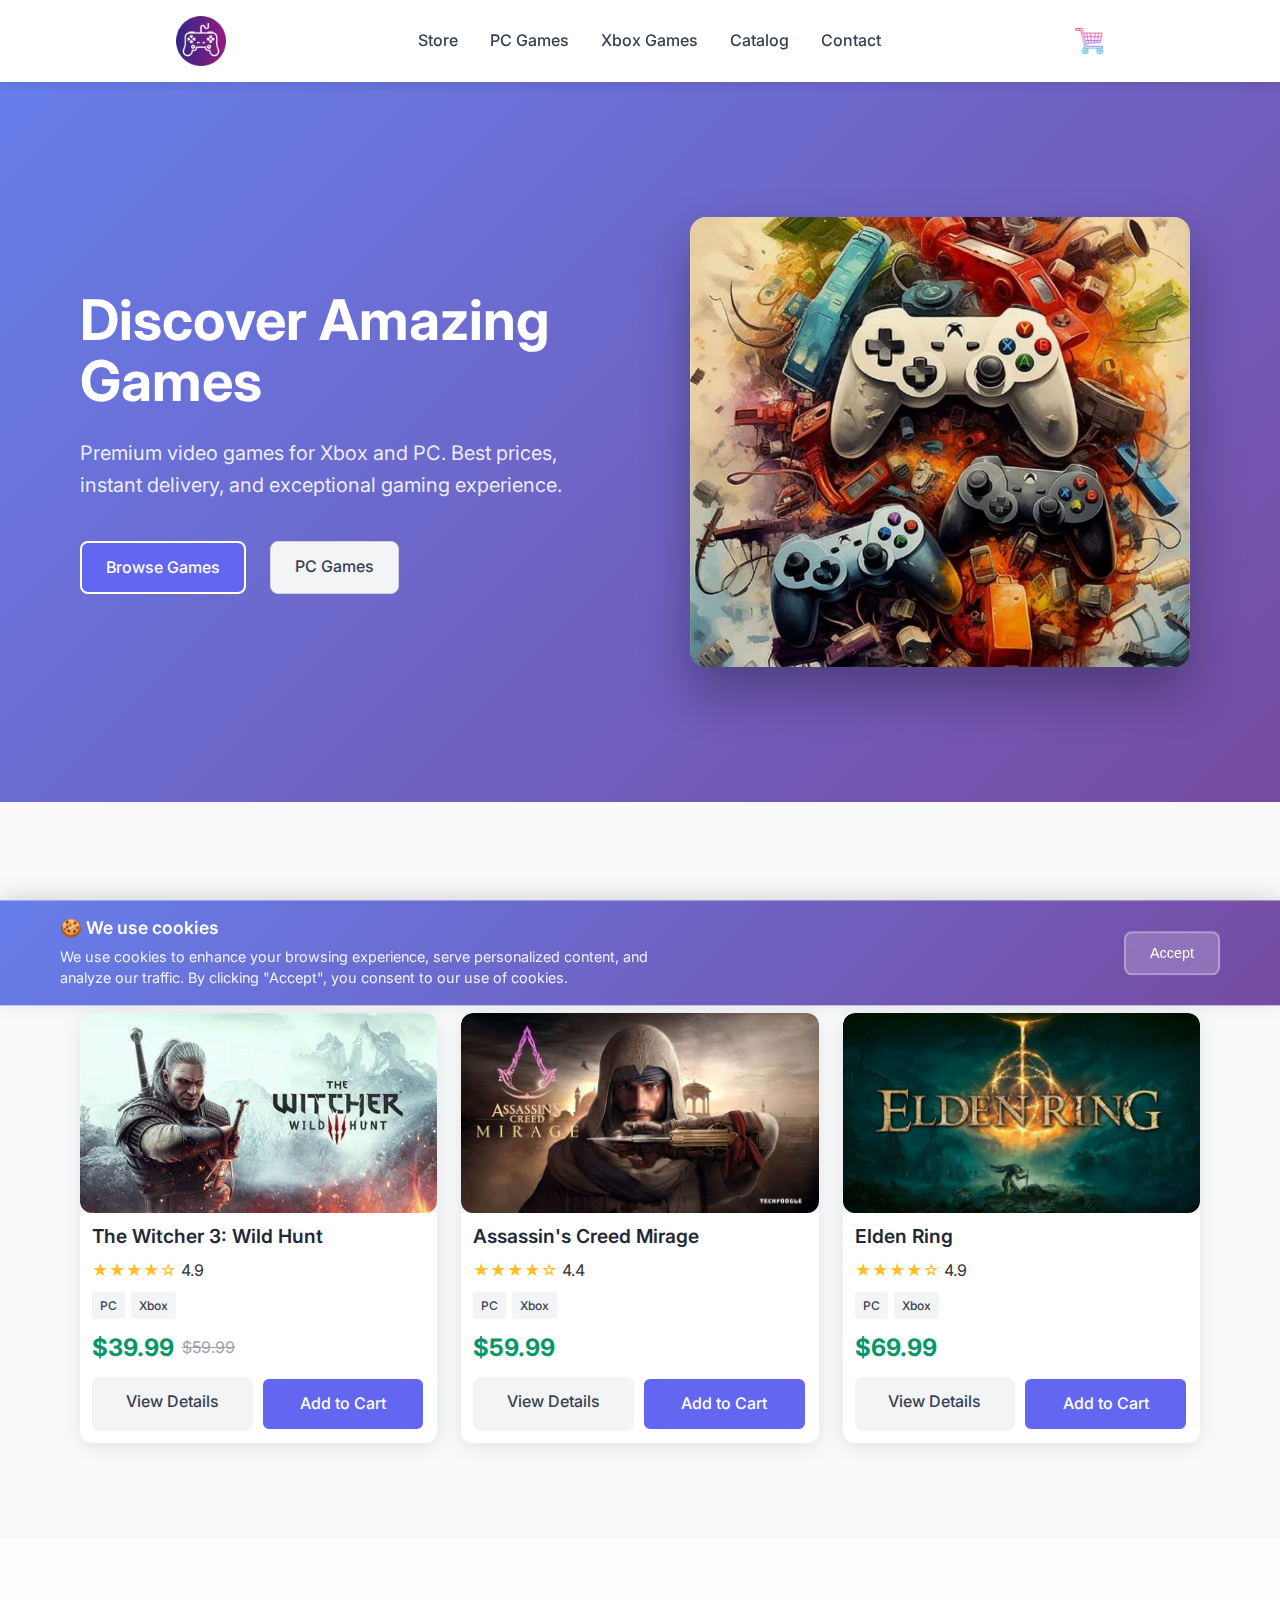
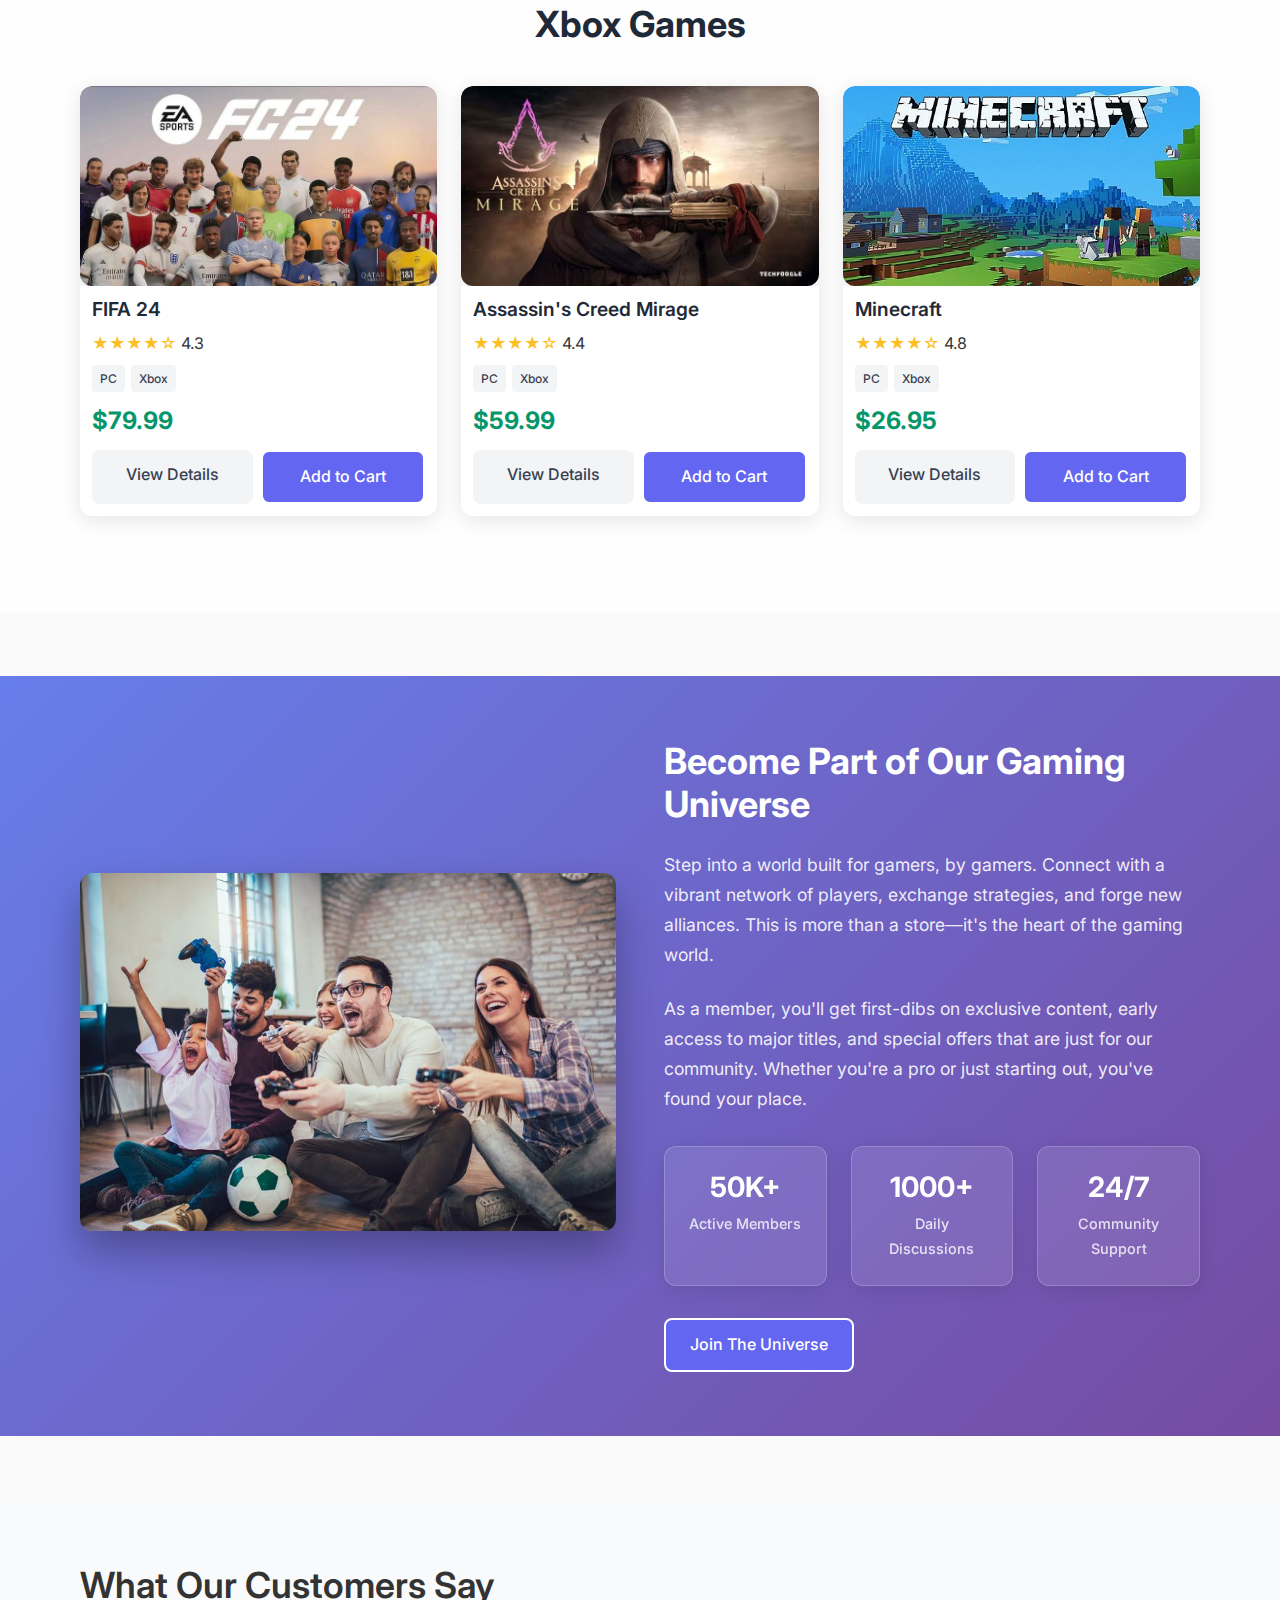
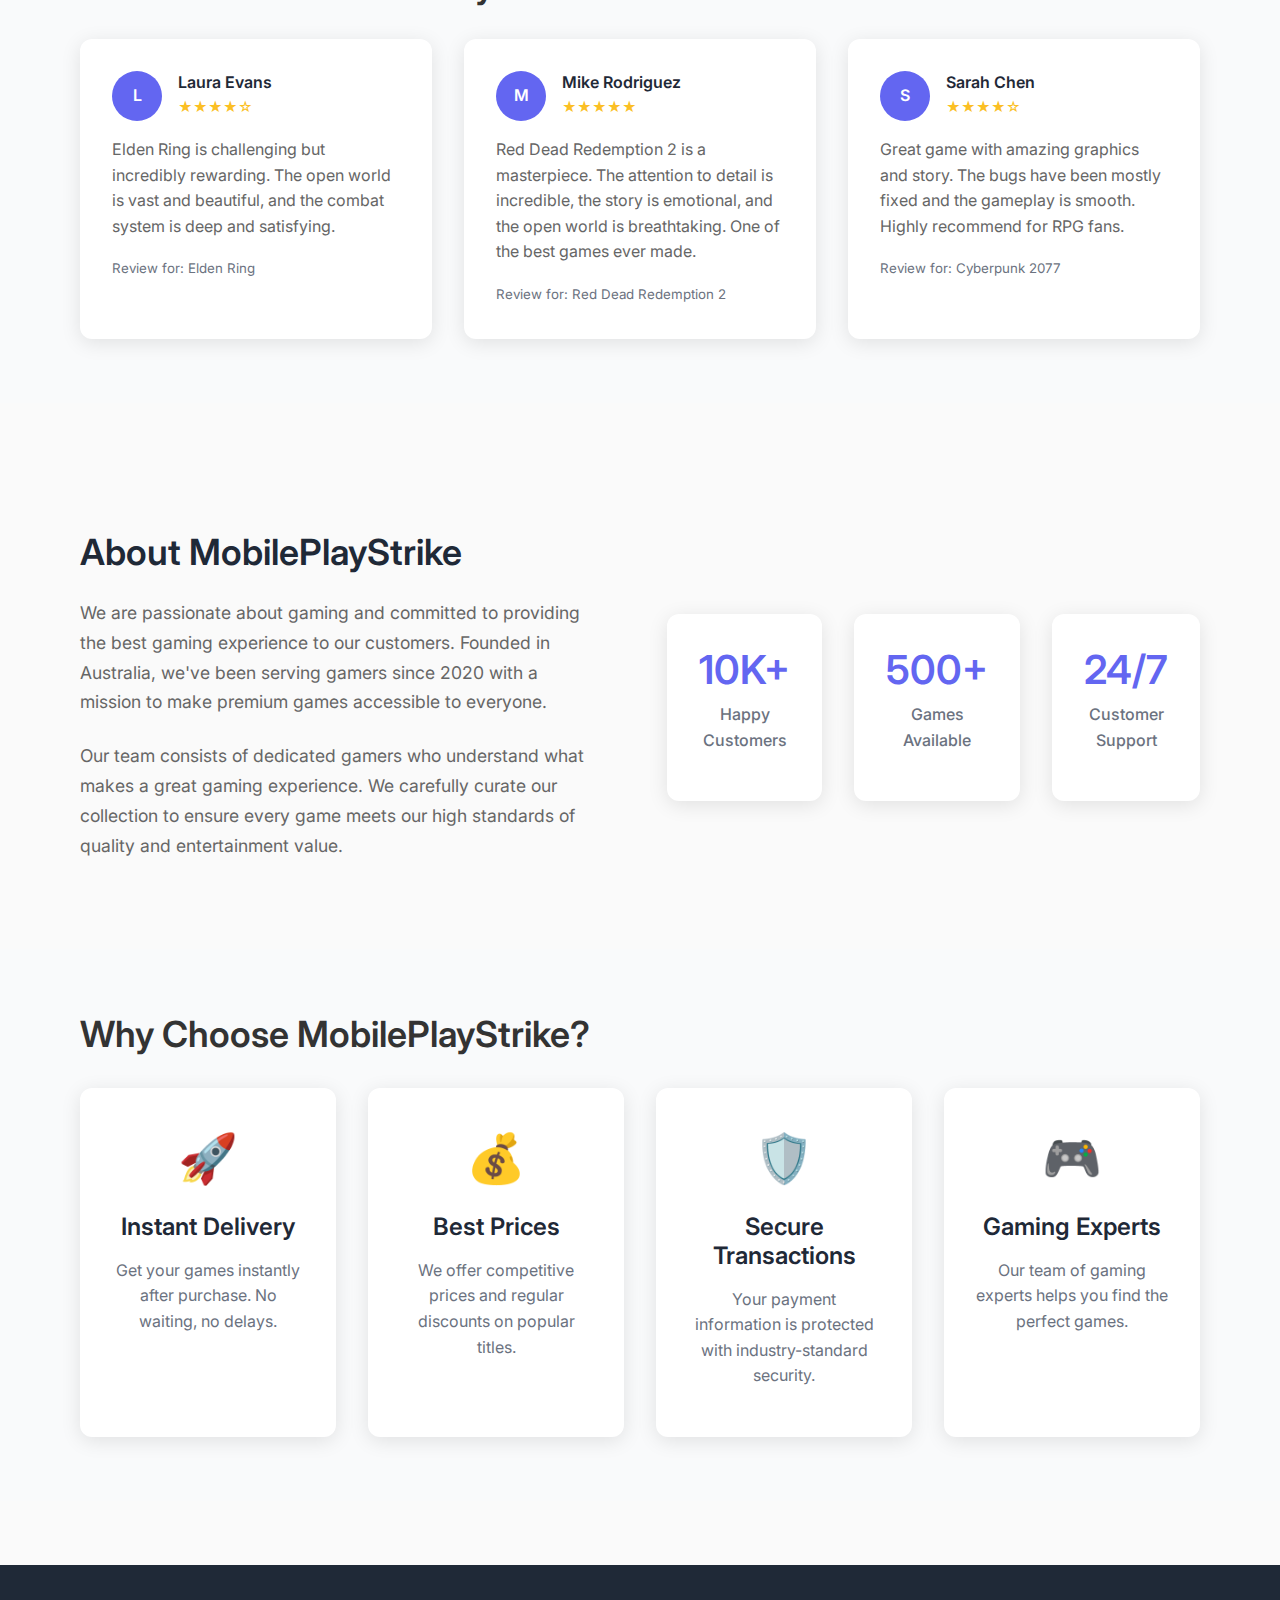
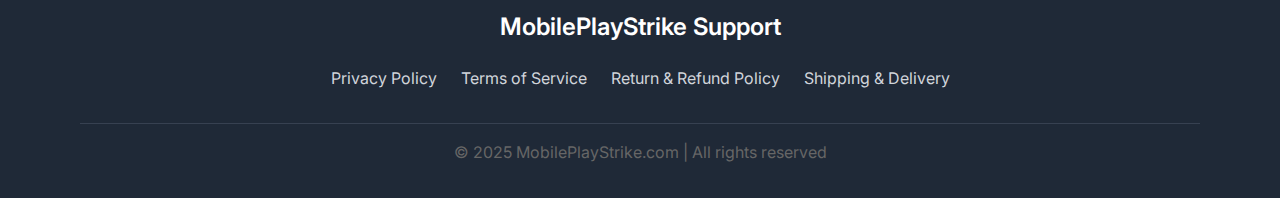
<file: index.html>
<!DOCTYPE html>
<html lang="en">
  <head>
    <meta charset="UTF-8" />
    <meta name="viewport" content="width=device-width, initial-scale=1.0" />
    <meta
      name="description"
      content="Welcome to MobilePlayStrike.com - your premier destination for digital games. Discover the latest releases, best deals, and a vast collection of PC and console games. Start your gaming journey today!"
    />
    <link rel="icon" type="image/png" href="assets/favicon.png" />
    <title>MobilePlayStrike.com - Digital Game Store</title>
    <link rel="stylesheet" href="css/style.css" />
    <link rel="stylesheet" href="css/responsive.css" />
    <link
      href="https://fonts.googleapis.com/css2?family=Inter:wght@300;400;500;600;700&display=swap"
      rel="stylesheet"
    />
  </head>
  <body>
    <div id="header-placeholder"></div>

    <main>
      <!-- Hero Section -->
      <section class="hero">
        <div class="container">
          <div class="hero-content">
            <h1>Discover Amazing Games</h1>
            <p>
              Premium video games for Xbox and PC. Best prices, instant
              delivery, and exceptional gaming experience.
            </p>
            <div class="hero-buttons">
              <a href="catalog.html" class="btn btn-primary">Browse Games</a>
              <a href="#pc-games" class="btn btn-secondary">PC Games</a>
            </div>
          </div>
          <div class="hero-image">
            <img src="assets/hero-games.jpg" alt="Gaming Collection" />
          </div>
        </div>
      </section>

      <!-- PC Games Section -->
      <section id="pc-games" class="pc-games">
        <div class="container">
          <h2>PC Games</h2>
          <div class="games-grid" id="pc-games-grid">
            <!-- PC Games will be loaded dynamically -->
          </div>
        </div>
      </section>

      <!-- Xbox Games Section -->
      <section id="xbox-games" class="xbox-games">
        <div class="container">
          <h2>Xbox Games</h2>
          <div class="games-grid" id="xbox-games-grid">
            <!-- Xbox Games will be loaded dynamically -->
          </div>
        </div>
      </section>

      <!-- Gaming Community Section -->
      <section class="gaming-community">
        <div class="container">
          <div class="community-content">
            <div class="community-image">
              <img src="assets/gaming-community.jpg" alt="Gaming Community" />
            </div>
            <div class="community-text">
              <h2>Become Part of Our Gaming Universe</h2>
              <p>
                Step into a world built for gamers, by gamers. Connect with a
                vibrant network of players, exchange strategies, and forge new
                alliances. This is more than a store—it's the heart of the
                gaming world.
              </p>
              <p>
                As a member, you'll get first-dibs on exclusive content, early
                access to major titles, and special offers that are just for our
                community. Whether you're a pro or just starting out, you've
                found your place.
              </p>
              <div class="community-stats">
                <div class="stat">
                  <h3>50K+</h3>
                  <p>Active Members</p>
                </div>
                <div class="stat">
                  <h3>1000+</h3>
                  <p>Daily Discussions</p>
                </div>
                <div class="stat">
                  <h3>24/7</h3>
                  <p>Community Support</p>
                </div>
              </div>
              <div class="community-actions">
                <a href="contact.html" class="btn btn-primary"
                  >Join The Universe</a
                >
              </div>
            </div>
          </div>
        </div>
      </section>

      <!-- Reviews Section -->
      <section class="reviews">
        <div class="container">
          <h2>What Our Customers Say</h2>
          <div class="reviews-grid" id="reviews-grid">
            <!-- Reviews will be loaded dynamically -->
          </div>
        </div>
      </section>

      <!-- About Section -->
      <section class="about">
        <div class="container">
          <div class="about-content">
            <div class="about-text">
              <h2>About MobilePlayStrike</h2>
              <p>
                We are passionate about gaming and committed to providing the
                best gaming experience to our customers. Founded in Australia,
                we've been serving gamers since 2020 with a mission to make
                premium games accessible to everyone.
              </p>
              <p>
                Our team consists of dedicated gamers who understand what makes
                a great gaming experience. We carefully curate our collection to
                ensure every game meets our high standards of quality and
                entertainment value.
              </p>
            </div>
            <div class="about-stats">
              <div class="stat">
                <h3>10K+</h3>
                <p>Happy Customers</p>
              </div>
              <div class="stat">
                <h3>500+</h3>
                <p>Games Available</p>
              </div>
              <div class="stat">
                <h3>24/7</h3>
                <p>Customer Support</p>
              </div>
            </div>
          </div>
        </div>
      </section>

      <!-- Features Section -->
      <section class="features">
        <div class="container">
          <h2>Why Choose MobilePlayStrike?</h2>
          <div class="features-grid">
            <div class="feature">
              <div class="feature-icon">🚀</div>
              <h3>Instant Delivery</h3>
              <p>
                Get your games instantly after purchase. No waiting, no delays.
              </p>
            </div>
            <div class="feature">
              <div class="feature-icon">💰</div>
              <h3>Best Prices</h3>
              <p>
                We offer competitive prices and regular discounts on popular
                titles.
              </p>
            </div>
            <div class="feature">
              <div class="feature-icon">🛡️</div>
              <h3>Secure Transactions</h3>
              <p>
                Your payment information is protected with industry-standard
                security.
              </p>
            </div>
            <div class="feature">
              <div class="feature-icon">🎮</div>
              <h3>Gaming Experts</h3>
              <p>
                Our team of gaming experts helps you find the perfect games.
              </p>
            </div>
          </div>
        </div>
      </section>
    </main>

    <div id="footer-placeholder"></div>

    <!-- Cookie Consent Bar -->
    <div id="cookie-bar" class="cookie-bar">
      <div class="cookie-content">
        <div class="cookie-text">
          <h4>🍪 We use cookies</h4>
          <p>
            We use cookies to enhance your browsing experience, serve
            personalized content, and analyze our traffic. By clicking "Accept",
            you consent to our use of cookies.
          </p>
        </div>
        <div class="cookie-actions">
          <button id="accept-cookies" class="btn btn-primary">Accept</button>
        </div>
      </div>
    </div>

    <script src="js/header-footer.js"></script>
    <script src="js/cart.js"></script>
    <script src="js/main.js"></script>
  </body>
</html>
</file>
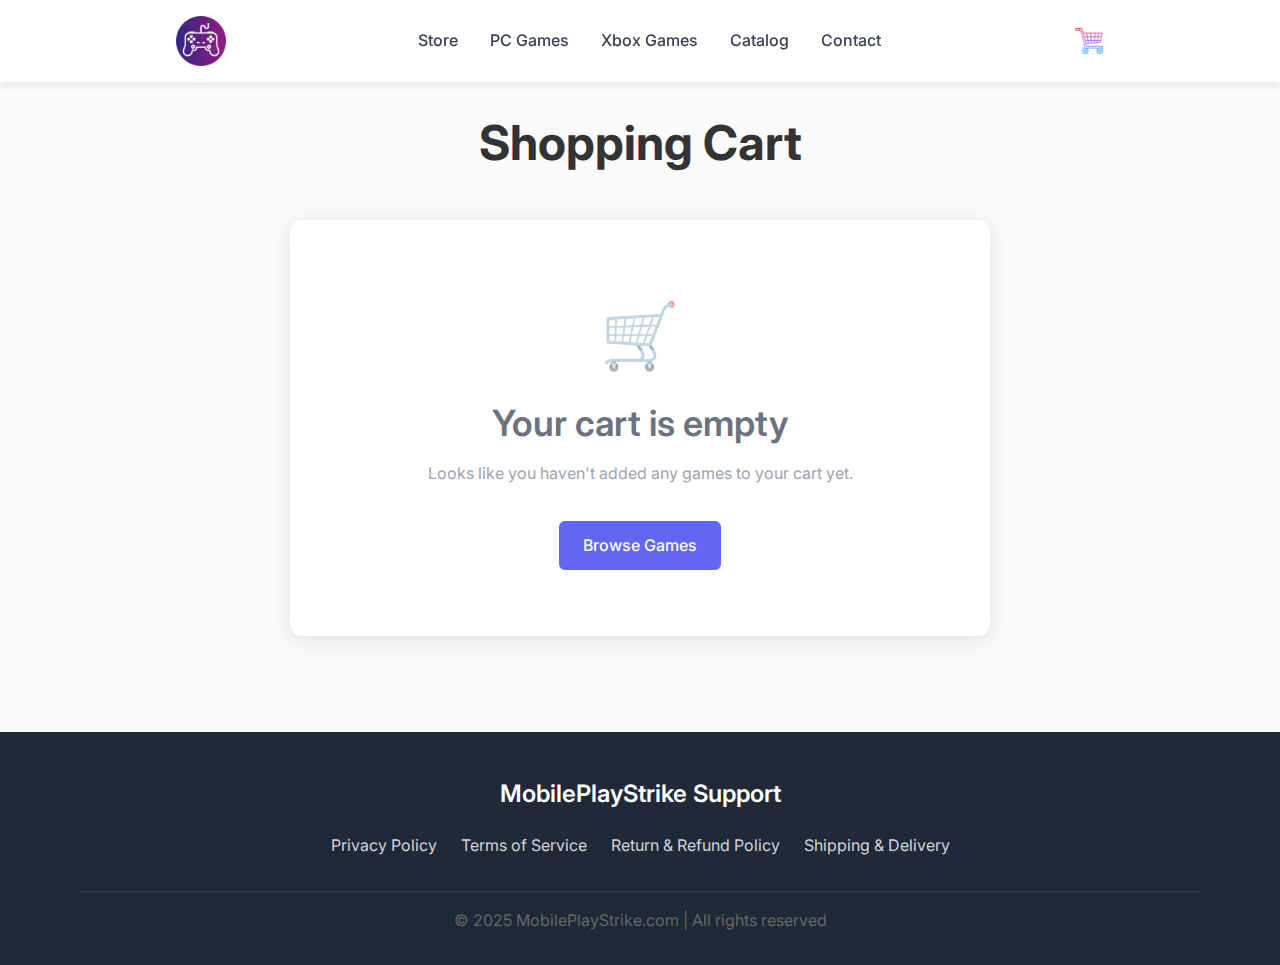
<file: cart.html>
<!DOCTYPE html>
<html lang="en">
  <head>
    <meta charset="UTF-8" />
    <meta name="viewport" content="width=device-width, initial-scale=1.0" />
    <meta
      name="description"
      content="Review and manage your shopping cart at MobilePlayStrike.com. Securely purchase your selected digital games and proceed to checkout."
    />
    <link rel="icon" type="image/png" href="assets/favicon.png" />
    <title>Shopping Cart - MobilePlayStrike.com</title>
    <link rel="stylesheet" href="css/style.css" />
    <link rel="stylesheet" href="css/responsive.css" />
    <link
      href="https://fonts.googleapis.com/css2?family=Inter:wght@300;400;500;600;700&display=swap"
      rel="stylesheet"
    />
  </head>
  <body>
    <div id="header-placeholder"></div>

    <main>
      <section class="cart">
        <div class="container">
          <div class="cart-header">
            <h1>Shopping Cart</h1>
          </div>

          <div class="cart-content">
            <!-- Cart Items -->
            <div class="cart-items" id="cart-items">
              <!-- Cart items will be loaded dynamically -->
            </div>

            <!-- Empty Cart Message -->
            <div class="empty-cart" id="empty-cart" style="display: none">
              <div class="empty-cart-content">
                <div class="empty-cart-icon">🛒</div>
                <h2>Your cart is empty</h2>
                <p>Looks like you haven't added any games to your cart yet.</p>
                <a href="catalog.html" class="btn btn-primary">Browse Games</a>
              </div>
            </div>

            <!-- Cart Summary -->
            <div class="cart-summary" id="cart-summary" style="display: none">
              <div class="summary-header">
                <h3>Order Summary</h3>
              </div>
              <div class="summary-items">
                <div class="summary-item">
                  <span>Subtotal:</span>
                  <span id="subtotal">$0.00</span>
                </div>
                <div class="summary-item">
                  <span>Tax:</span>
                  <span id="tax">$0.00</span>
                </div>
                <div class="summary-item total">
                  <span>Total:</span>
                  <span id="total">$0.00</span>
                </div>
              </div>
              <div class="summary-actions">
                <button class="btn btn-primary btn-large" id="checkout-btn">
                  Proceed to Checkout
                </button>
                <a href="catalog.html" class="btn btn-secondary">
                  Continue Shopping
                </a>
              </div>
            </div>
          </div>
        </div>
      </section>
    </main>

    <div id="footer-placeholder"></div>

    <script src="js/header-footer.js"></script>
    <script src="js/cart.js"></script>
    <script src="js/cart-page.js"></script>
  </body>
</html>
</file>
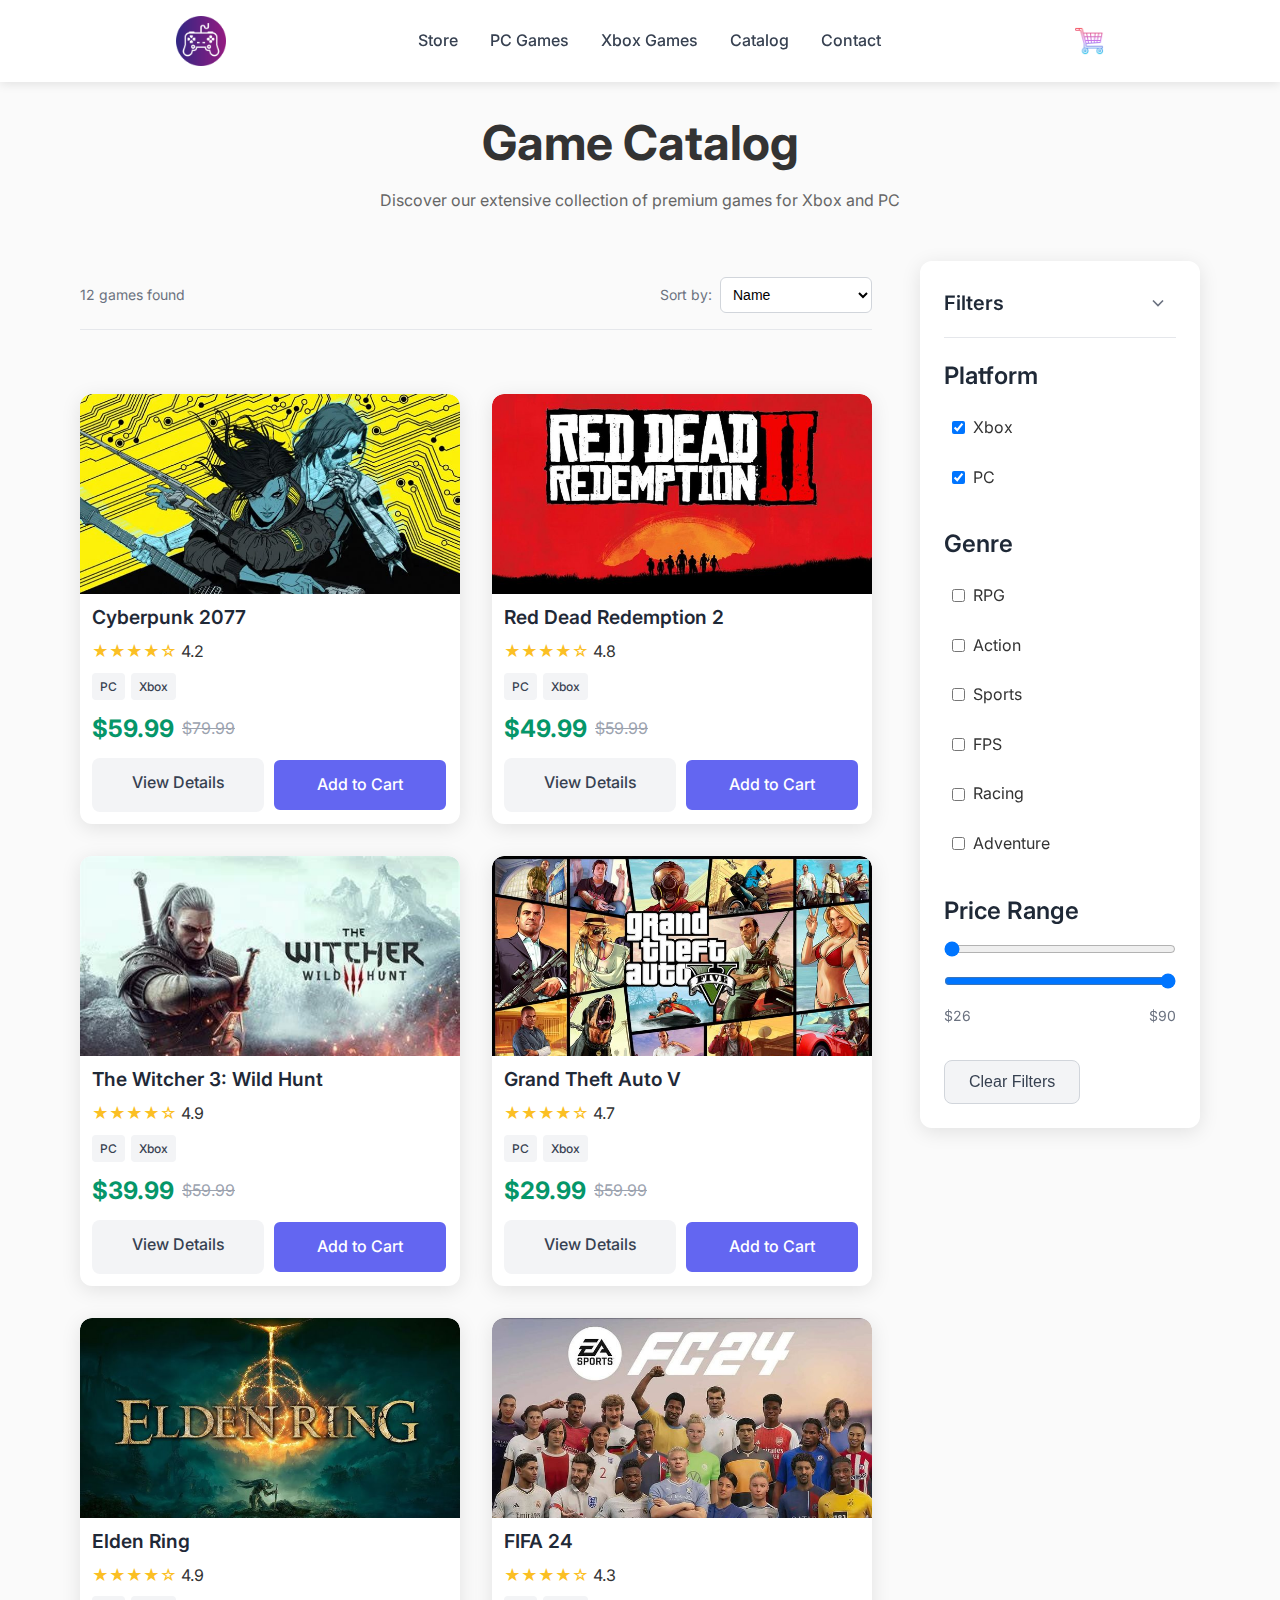
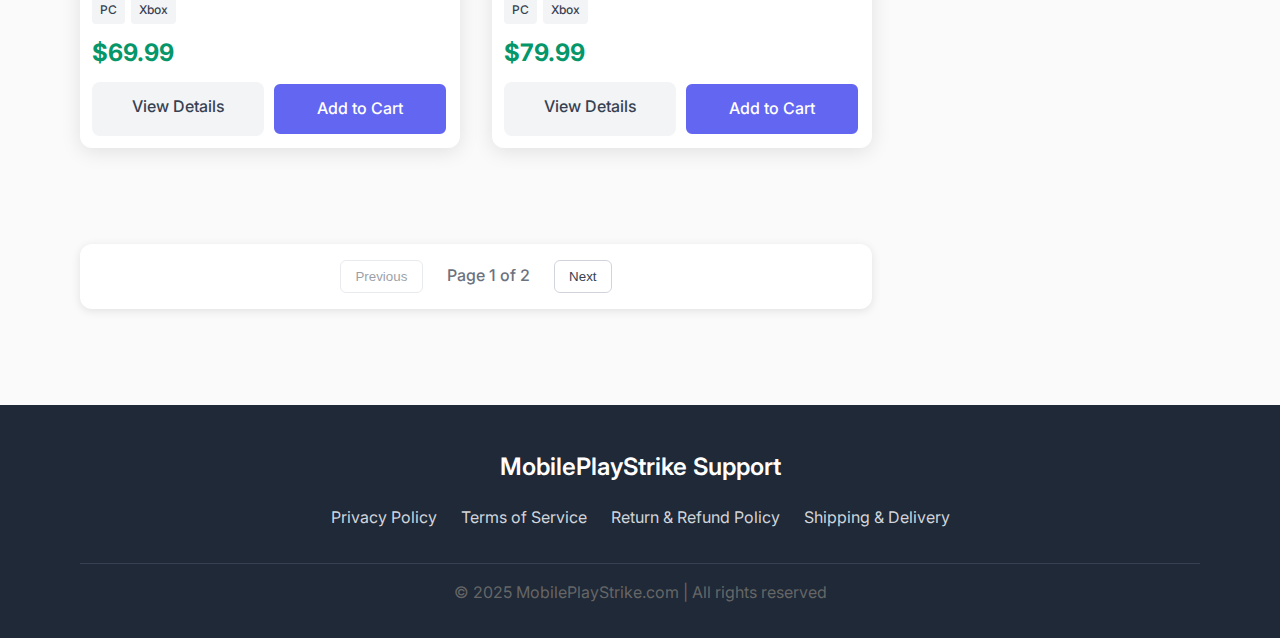
<file: catalog.html>
<!DOCTYPE html>
<html lang="en">
  <head>
    <meta charset="UTF-8" />
    <meta name="viewport" content="width=device-width, initial-scale=1.0" />
    <meta
      name="description"
      content="Browse our extensive catalog of digital games at MobilePlayStrike.com. Find popular titles, new releases, and great deals on PC and console games. Filter by genre, platform, and price."
    />
    <link rel="icon" type="image/png" href="assets/favicon.png" />
    <title>Game Catalog - MobilePlayStrike.com</title>
    <link rel="stylesheet" href="css/style.css" />
    <link rel="stylesheet" href="css/responsive.css" />
    <link
      href="https://fonts.googleapis.com/css2?family=Inter:wght@300;400;500;600;700&display=swap"
      rel="stylesheet"
    />
  </head>
  <body>
    <div id="header-placeholder"></div>

    <main>
      <section class="catalog">
        <div class="container">
          <div class="catalog-header">
            <h1>Game Catalog</h1>
            <p>
              Discover our extensive collection of premium games for Xbox and PC
            </p>
          </div>

          <div class="catalog-content">
            <!-- Filters Sidebar -->
            <aside class="filters">
              <div class="filters-header">
                <h3>Filters</h3>
                <button
                  class="filters-toggle"
                  id="filters-toggle"
                  aria-label="Toggle filters"
                >
                  <svg
                    class="toggle-icon"
                    viewBox="0 0 24 24"
                    fill="none"
                    stroke="currentColor"
                    stroke-width="2"
                  >
                    <polyline points="6 9 12 15 18 9"></polyline>
                  </svg>
                </button>
              </div>

              <div class="filters-content" id="filters-content">
                <div class="filter-section">
                  <h3>Platform</h3>
                  <div class="filter-options">
                    <label class="filter-option">
                      <input type="checkbox" value="xbox" checked />
                      <span>Xbox</span>
                    </label>
                    <label class="filter-option">
                      <input type="checkbox" value="pc" checked />
                      <span>PC</span>
                    </label>
                  </div>
                </div>

                <div class="filter-section">
                  <h3>Genre</h3>
                  <div class="filter-options" id="genre-filters">
                    <!-- Genres will be loaded dynamically -->
                  </div>
                </div>

                <div class="filter-section">
                  <h3>Price Range</h3>
                  <div class="price-range">
                    <input
                      type="range"
                      id="price-min"
                      min="0"
                      max="100"
                      value="0"
                    />
                    <input
                      type="range"
                      id="price-max"
                      min="0"
                      max="100"
                      value="100"
                    />
                    <div class="price-labels">
                      <span id="price-min-label">$0</span>
                      <span id="price-max-label">$100</span>
                    </div>
                  </div>
                </div>

                <button class="btn btn-secondary" id="clear-filters">
                  Clear Filters
                </button>
              </div>
            </aside>

            <!-- Games Grid -->
            <div class="games-section">
              <div class="games-header">
                <div class="results-info">
                  <span id="results-count">0 games found</span>
                </div>
                <div class="sort-controls">
                  <label for="sort-select">Sort by:</label>
                  <select id="sort-select">
                    <option value="name">Name</option>
                    <option value="price-low">Price: Low to High</option>
                    <option value="price-high">Price: High to Low</option>
                    <option value="rating">Rating</option>
                  </select>
                </div>
              </div>

              <div class="games-grid" id="catalog-games-grid">
                <!-- Games will be loaded dynamically -->
              </div>

              <!-- Pagination -->
              <div class="pagination" id="pagination" style="display: none">
                <button class="pagination-btn" id="prev-page" disabled>
                  Previous
                </button>
                <div class="pagination-info" id="pagination-info">
                  Page 1 of 1
                </div>
                <button class="pagination-btn" id="next-page">Next</button>
              </div>

              <div class="no-results" id="no-results" style="display: none">
                <h3>No games found</h3>
                <p>Try adjusting your filters to find more games.</p>
              </div>
            </div>
          </div>
        </div>
      </section>
    </main>

    <div id="footer-placeholder"></div>

    <script src="js/header-footer.js"></script>
    <script src="js/cart.js"></script>
    <script src="js/catalog.js"></script>
  </body>
</html>
</file>
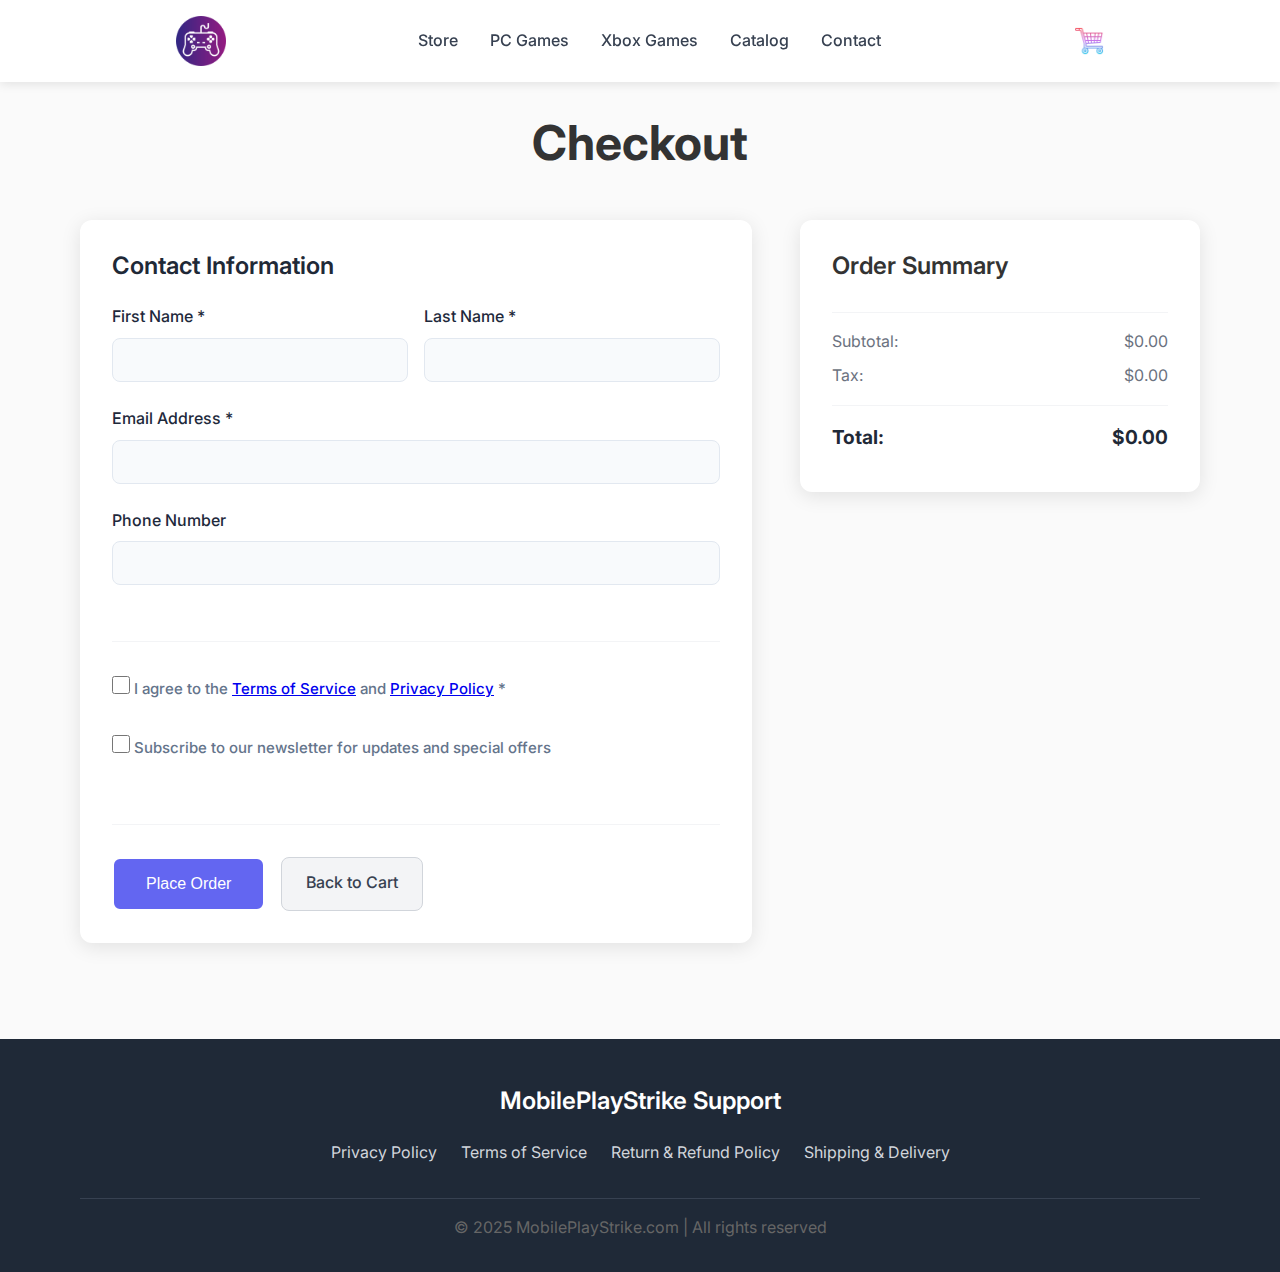
<file: checkout.html>
<!DOCTYPE html>
<html lang="en">
  <head>
    <meta charset="UTF-8" />
    <meta name="viewport" content="width=device-width, initial-scale=1.0" />
    <meta
      name="description"
      content="Complete your purchase securely at MobilePlayStrike.com. Easy checkout process with multiple payment options for your digital game purchases."
    />
    <link rel="icon" type="image/png" href="assets/favicon.png" />
    <title>Checkout - MobilePlayStrike.com</title>
    <link rel="stylesheet" href="css/style.css" />
    <link rel="stylesheet" href="css/responsive.css" />
    <link
      href="https://fonts.googleapis.com/css2?family=Inter:wght@300;400;500;600;700&display=swap"
      rel="stylesheet"
    />
  </head>
  <body>
    <div id="header-placeholder"></div>

    <main>
      <section class="checkout">
        <div class="container">
          <div class="checkout-header">
            <h1>Checkout</h1>
          </div>

          <div class="checkout-content">
            <!-- Checkout Form -->
            <div class="checkout-form">
              <form id="checkout-form">
                <div class="form-section">
                  <h3>Contact Information</h3>
                  <div class="form-row">
                    <div class="form-group">
                      <label for="first-name">First Name *</label>
                      <input
                        type="text"
                        id="first-name"
                        name="firstName"
                        required
                      />
                    </div>
                    <div class="form-group">
                      <label for="last-name">Last Name *</label>
                      <input
                        type="text"
                        id="last-name"
                        name="lastName"
                        required
                      />
                    </div>
                  </div>
                  <div class="form-group">
                    <label for="email">Email Address *</label>
                    <input type="email" id="email" name="email" required />
                  </div>
                  <div class="form-group">
                    <label for="phone">Phone Number</label>
                    <input type="tel" id="phone" name="phone" />
                  </div>
                </div>

                <div class="form-section">
                  <div class="form-group checkbox-group">
                    <label class="checkbox-label">
                      <input type="checkbox" id="terms" name="terms" required />
                      <span
                        >I agree to the
                        <a href="terms.html" target="_blank"
                          >Terms of Service</a
                        >
                        and
                        <a href="privacy.html" target="_blank"
                          >Privacy Policy</a
                        >
                        *</span
                      >
                    </label>
                  </div>
                  <div class="form-group checkbox-group">
                    <label class="checkbox-label">
                      <input
                        type="checkbox"
                        id="newsletter"
                        name="newsletter"
                      />
                      <span
                        >Subscribe to our newsletter for updates and special
                        offers</span
                      >
                    </label>
                  </div>
                </div>

                <div class="form-actions">
                  <button
                    type="submit"
                    class="btn btn-primary btn-large"
                    id="place-order-btn"
                  >
                    Place Order
                  </button>
                  <a href="cart.html" class="btn btn-secondary">Back to Cart</a>
                </div>
              </form>
            </div>

            <!-- Order Summary -->
            <div class="order-summary">
              <div class="summary-header">
                <h3>Order Summary</h3>
              </div>
              <div class="order-items" id="order-items">
                <!-- Order items will be loaded dynamically -->
              </div>
              <div class="order-totals">
                <div class="total-item">
                  <span>Subtotal:</span>
                  <span id="order-subtotal">$0.00</span>
                </div>
                <div class="total-item">
                  <span>Tax:</span>
                  <span id="order-tax">$0.00</span>
                </div>
                <div class="total-item total">
                  <span>Total:</span>
                  <span id="order-total">$0.00</span>
                </div>
              </div>
            </div>
          </div>

          <!-- Success Message (hidden by default) -->
          <div
            id="success-message"
            class="success-message"
            style="display: none"
          >
            <div class="success-card">
              <div class="success-icon-wrapper">
                <svg
                  class="success-icon"
                  xmlns="http://www.w3.org/2000/svg"
                  viewBox="0 0 52 52"
                >
                  <circle
                    class="success-icon-circle"
                    cx="26"
                    cy="26"
                    r="25"
                    fill="none"
                  />
                  <path
                    class="success-icon-checkmark"
                    fill="none"
                    d="M14.1 27.2l7.1 7.2 16.7-16.8"
                  />
                </svg>
              </div>
              <h2>Thank You for Your Order!</h2>
              <p>We have received your request and will contact you shortly.</p>
              <p class="redirect-text">
                You will be automatically redirected to the main page shortly.
              </p>
              <button
                class="btn btn-primary"
                onclick="window.location.href='./'"
              >
                Go to Store Now
              </button>
            </div>
          </div>
        </div>
      </section>
    </main>

    <div id="footer-placeholder"></div>

    <script src="js/header-footer.js"></script>
    <script src="js/cart.js"></script>
    <script src="js/checkout.js"></script>
  </body>
</html>
</file>
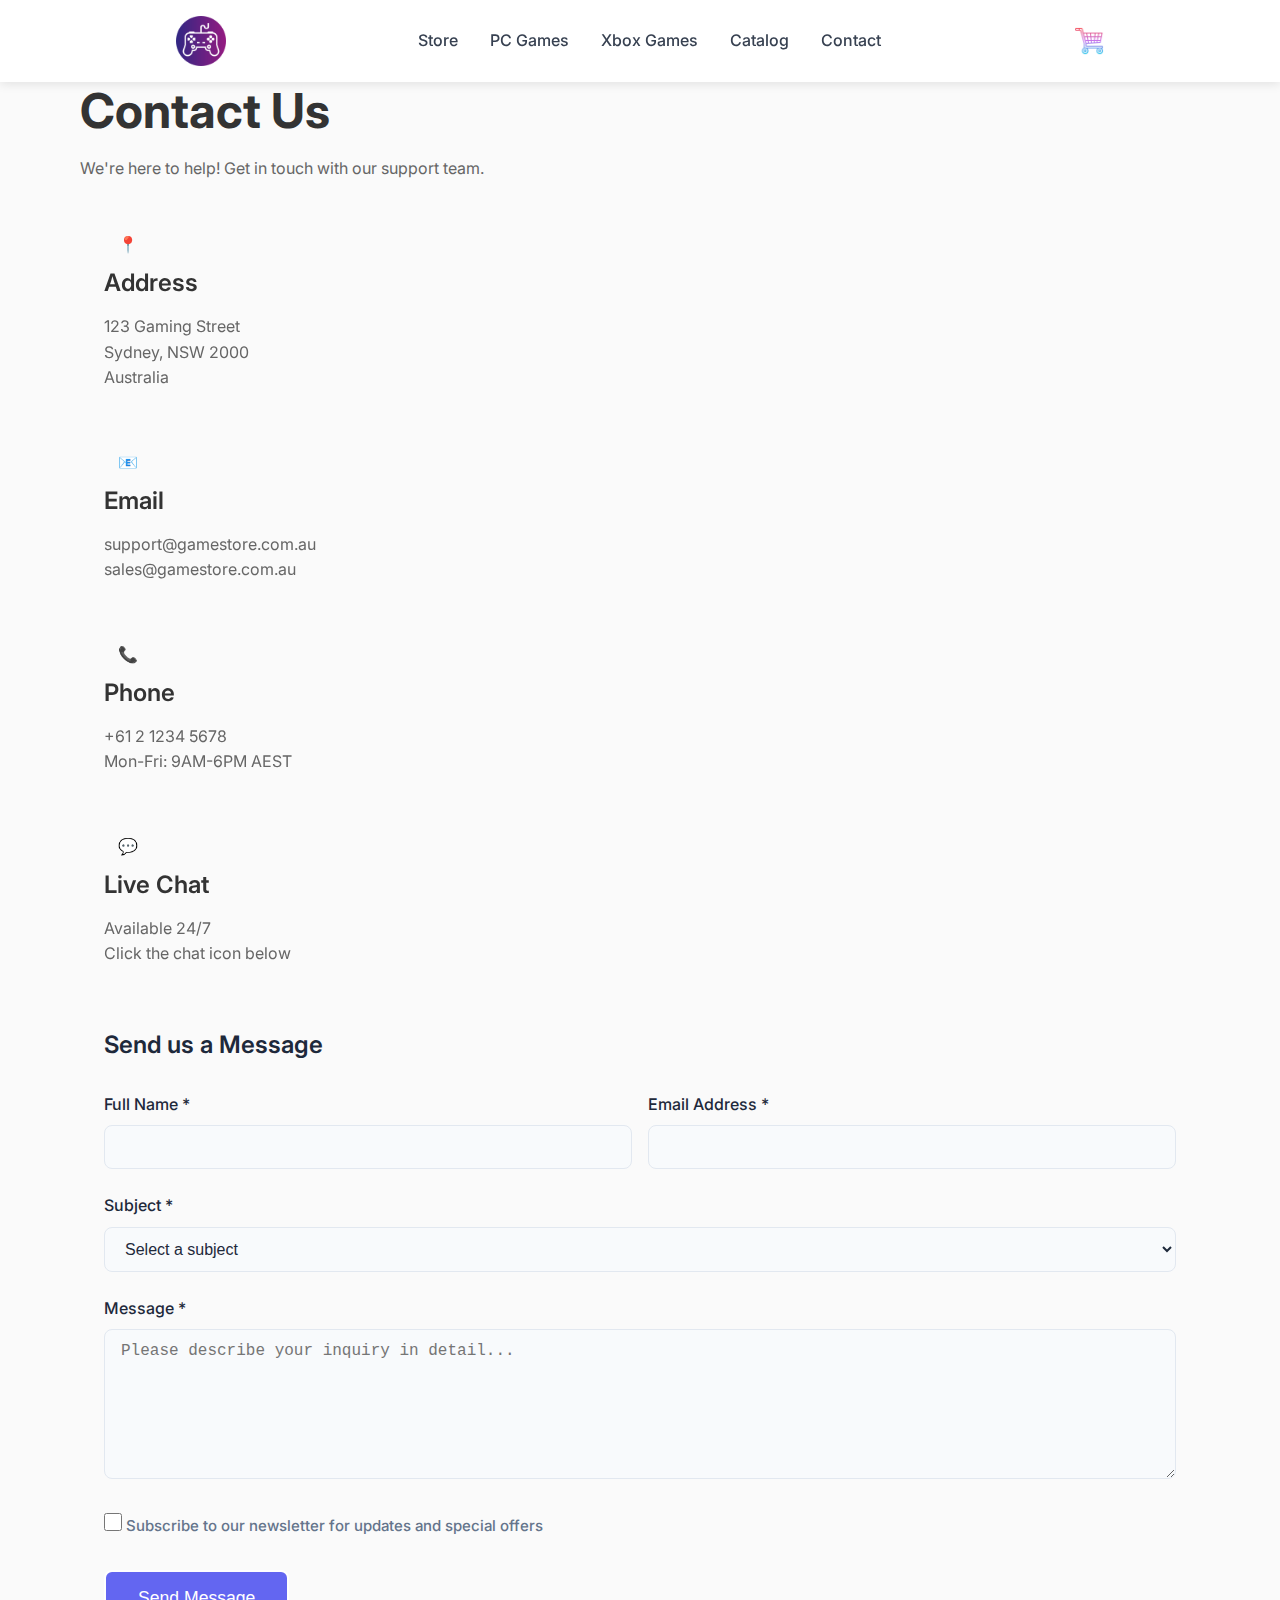
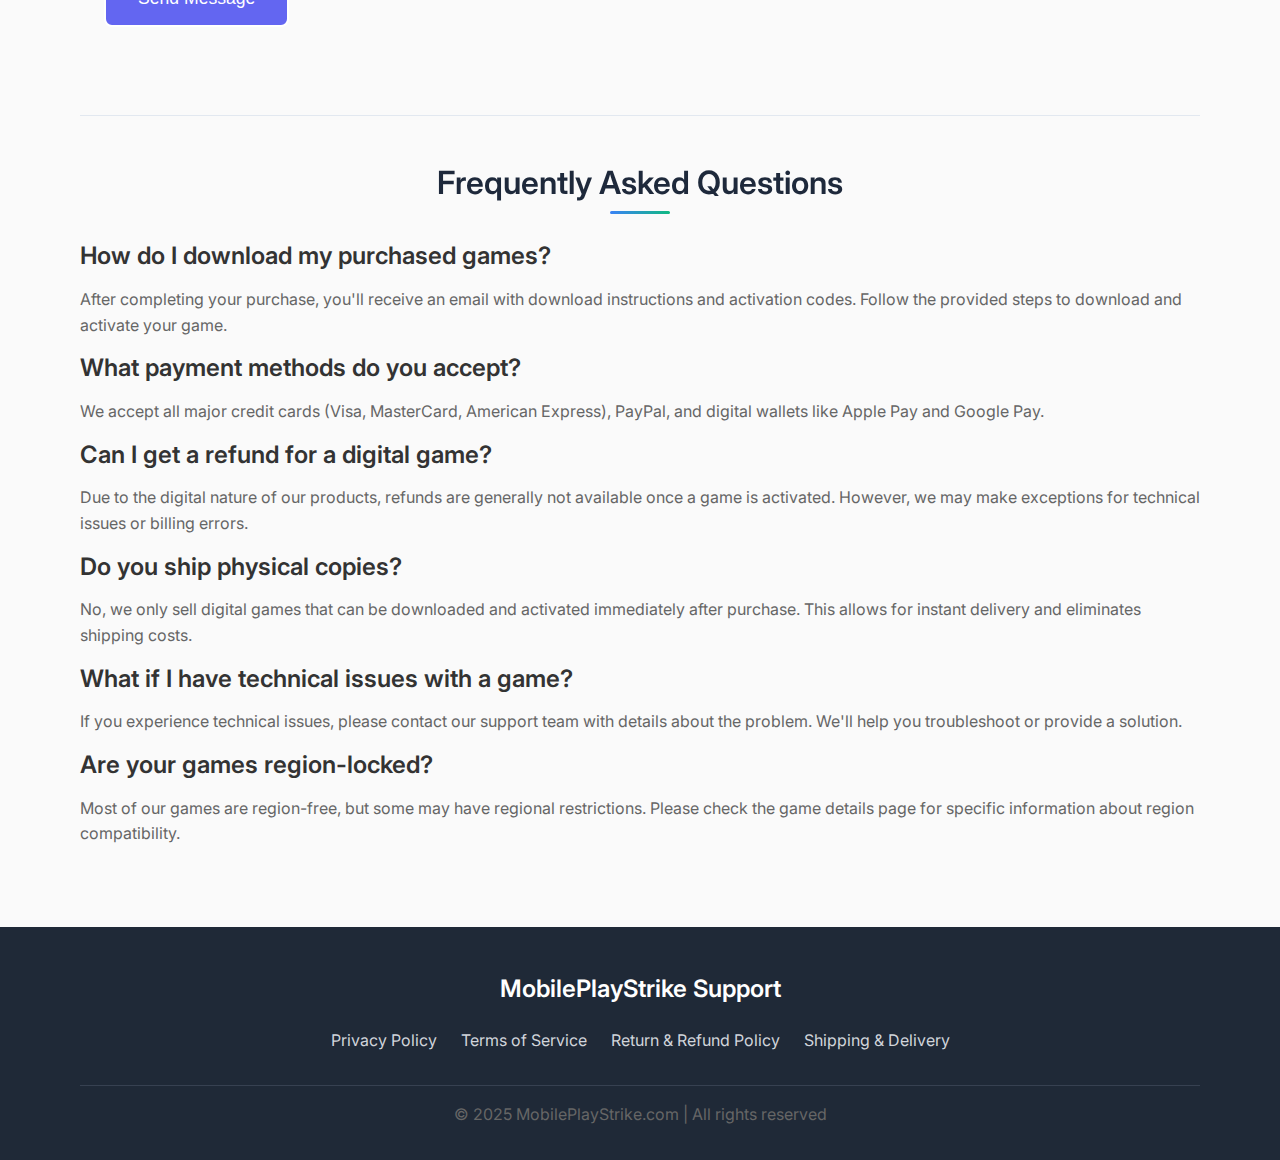
<file: contact.html>
<!DOCTYPE html>
<html lang="en">
  <head>
    <meta charset="UTF-8" />
    <meta name="viewport" content="width=device-width, initial-scale=1.0" />
    <title>Contact Us - GameStore</title>
    <link rel="stylesheet" href="css/style.css" />
    <link rel="stylesheet" href="css/responsive.css" />
    <link
      href="https://fonts.googleapis.com/css2?family=Inter:wght@300;400;500;600;700&display=swap"
      rel="stylesheet"
    />
  </head>
  <body>
    <div id="header-placeholder"></div>

    <main>
      <section class="contact">
        <div class="container">
          <div class="contact-header">
            <h1>Contact Us</h1>
            <p>We're here to help! Get in touch with our support team.</p>
          </div>

          <div class="contact-content">
            <div class="contact-info">
              <div class="contact-item">
                <div class="contact-icon">📍</div>
                <div class="contact-details">
                  <h3>Address</h3>
                  <p>123 Gaming Street<br />Sydney, NSW 2000<br />Australia</p>
                </div>
              </div>

              <div class="contact-item">
                <div class="contact-icon">📧</div>
                <div class="contact-details">
                  <h3>Email</h3>
                  <p>support@gamestore.com.au<br />sales@gamestore.com.au</p>
                </div>
              </div>

              <div class="contact-item">
                <div class="contact-icon">📞</div>
                <div class="contact-details">
                  <h3>Phone</h3>
                  <p>+61 2 1234 5678<br />Mon-Fri: 9AM-6PM AEST</p>
                </div>
              </div>

              <div class="contact-item">
                <div class="contact-icon">💬</div>
                <div class="contact-details">
                  <h3>Live Chat</h3>
                  <p>Available 24/7<br />Click the chat icon below</p>
                </div>
              </div>
            </div>

            <div class="contact-form">
              <h2>Send us a Message</h2>
              <form id="contact-form">
                <div class="form-row">
                  <div class="form-group">
                    <label for="contact-name">Full Name *</label>
                    <input type="text" id="contact-name" name="name" required />
                  </div>
                  <div class="form-group">
                    <label for="contact-email">Email Address *</label>
                    <input
                      type="email"
                      id="contact-email"
                      name="email"
                      required
                    />
                  </div>
                </div>

                <div class="form-group">
                  <label for="contact-subject">Subject *</label>
                  <select id="contact-subject" name="subject" required>
                    <option value="">Select a subject</option>
                    <option value="general">General Inquiry</option>
                    <option value="support">Technical Support</option>
                    <option value="billing">Billing Question</option>
                    <option value="refund">Refund Request</option>
                    <option value="partnership">Partnership</option>
                    <option value="other">Other</option>
                  </select>
                </div>

                <div class="form-group">
                  <label for="contact-message">Message *</label>
                  <textarea
                    id="contact-message"
                    name="message"
                    rows="6"
                    placeholder="Please describe your inquiry in detail..."
                    required
                  ></textarea>
                </div>

                <div class="form-group checkbox-group">
                  <label class="checkbox-label">
                    <input
                      type="checkbox"
                      id="contact-newsletter"
                      name="newsletter"
                    />
                    <span
                      >Subscribe to our newsletter for updates and special
                      offers</span
                    >
                  </label>
                </div>

                <button type="submit" class="btn btn-primary btn-large">
                  Send Message
                </button>
              </form>
            </div>
          </div>

          <div class="faq-section">
            <h2>Frequently Asked Questions</h2>
            <div class="faq-grid">
              <div class="faq-item">
                <h3>How do I download my purchased games?</h3>
                <p>
                  After completing your purchase, you'll receive an email with
                  download instructions and activation codes. Follow the
                  provided steps to download and activate your game.
                </p>
              </div>

              <div class="faq-item">
                <h3>What payment methods do you accept?</h3>
                <p>
                  We accept all major credit cards (Visa, MasterCard, American
                  Express), PayPal, and digital wallets like Apple Pay and
                  Google Pay.
                </p>
              </div>

              <div class="faq-item">
                <h3>Can I get a refund for a digital game?</h3>
                <p>
                  Due to the digital nature of our products, refunds are
                  generally not available once a game is activated. However, we
                  may make exceptions for technical issues or billing errors.
                </p>
              </div>

              <div class="faq-item">
                <h3>Do you ship physical copies?</h3>
                <p>
                  No, we only sell digital games that can be downloaded and
                  activated immediately after purchase. This allows for instant
                  delivery and eliminates shipping costs.
                </p>
              </div>

              <div class="faq-item">
                <h3>What if I have technical issues with a game?</h3>
                <p>
                  If you experience technical issues, please contact our support
                  team with details about the problem. We'll help you
                  troubleshoot or provide a solution.
                </p>
              </div>

              <div class="faq-item">
                <h3>Are your games region-locked?</h3>
                <p>
                  Most of our games are region-free, but some may have regional
                  restrictions. Please check the game details page for specific
                  information about region compatibility.
                </p>
              </div>
            </div>
          </div>
        </div>
      </section>
    </main>

    <div id="footer-placeholder"></div>

    <!-- Notification -->
    <div id="notification" class="notification"></div>

    <script src="js/header-footer.js"></script>
    <script src="js/contact.js"></script>
  </body>
</html>
</file>
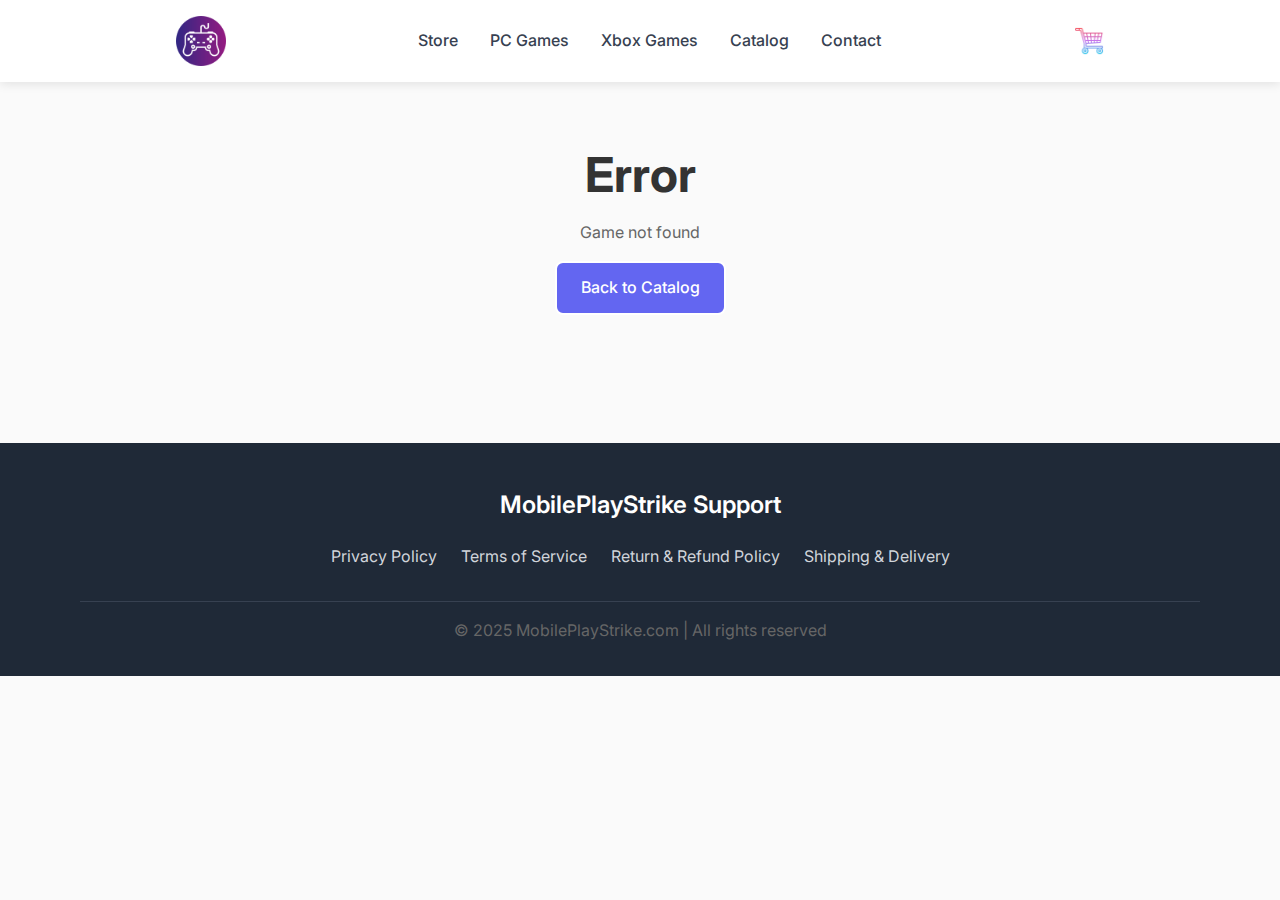
<file: game.html>
<!DOCTYPE html>
<html lang="en">
  <head>
    <meta charset="UTF-8" />
    <meta name="viewport" content="width=device-width, initial-scale=1.0" />
    <title>Game Details - GameStore</title>
    <link rel="stylesheet" href="css/style.css" />
    <link rel="stylesheet" href="css/responsive.css" />
    <link
      href="https://fonts.googleapis.com/css2?family=Inter:wght@300;400;500;600;700&display=swap"
      rel="stylesheet"
    />
  </head>
  <body>
    <div id="header-placeholder"></div>

    <main>
      <section class="game-details">
        <div class="container">
          <div class="breadcrumb">
            <a href="index.html">Home</a> / <a href="catalog.html">Catalog</a> /
            <span id="game-title">Game</span>
          </div>

          <div class="game-content">
            <div class="game-media">
              <div class="game-image">
                <img id="game-image" src="" alt="Game" />
              </div>
            </div>

            <div class="game-info">
              <div class="game-header">
                <h1 id="game-name">Game Title</h1>
                <div class="game-meta">
                  <div class="game-rating">
                    <div class="stars" id="game-stars"></div>
                    <span id="game-rating-text">0.0</span>
                  </div>
                  <div class="game-platforms" id="game-platforms"></div>
                </div>
              </div>

              <div class="game-price-section">
                <div class="game-price">
                  <span class="price" id="game-price">$0</span>
                  <span class="original-price" id="game-original-price"></span>
                </div>
                <button class="btn btn-primary btn-large" id="add-to-cart-btn">
                  Add to Cart
                </button>
              </div>

              <div class="game-description">
                <h3>Description</h3>
                <p id="game-description">
                  Game description will be loaded here.
                </p>
              </div>

              <div class="game-details-grid">
                <div class="detail-item">
                  <span class="detail-label">Genre:</span>
                  <span class="detail-value" id="game-genre"></span>
                </div>
                <div class="detail-item">
                  <span class="detail-label">Release Date:</span>
                  <span class="detail-value" id="game-release-date"></span>
                </div>
                <div class="detail-item">
                  <span class="detail-label">Developer:</span>
                  <span class="detail-value" id="game-developer"></span>
                </div>
                <div class="detail-item">
                  <span class="detail-label">Publisher:</span>
                  <span class="detail-value" id="game-publisher"></span>
                </div>
              </div>

              <div class="game-features">
                <h3>Features</h3>
                <ul id="game-features">
                  <!-- Features will be loaded dynamically -->
                </ul>
              </div>
            </div>
          </div>

          <!-- Reviews Section -->
          <div class="game-reviews">
            <h2>Customer Reviews</h2>
            <div class="reviews-summary">
              <div class="overall-rating">
                <div class="rating-number" id="overall-rating">0.0</div>
                <div class="stars" id="overall-stars"></div>
                <div class="total-reviews" id="total-reviews">0 reviews</div>
              </div>
            </div>
            <div class="reviews-list" id="game-reviews-list">
              <!-- Reviews will be loaded dynamically -->
            </div>
          </div>

          <!-- You May Also Like Section -->
          <div class="recommendations">
            <h2>You May Also Like</h2>
            <div class="games-grid" id="recommendations-grid">
              <!-- Recommended games will be loaded dynamically -->
            </div>
          </div>
        </div>
      </section>
    </main>

    <div id="footer-placeholder"></div>

    <!-- Notification -->
    <div id="notification" class="notification"></div>

    <script src="js/header-footer.js"></script>
    <script src="js/cart.js"></script>
    <script src="js/game-details.js"></script>
  </body>
</html>
</file>
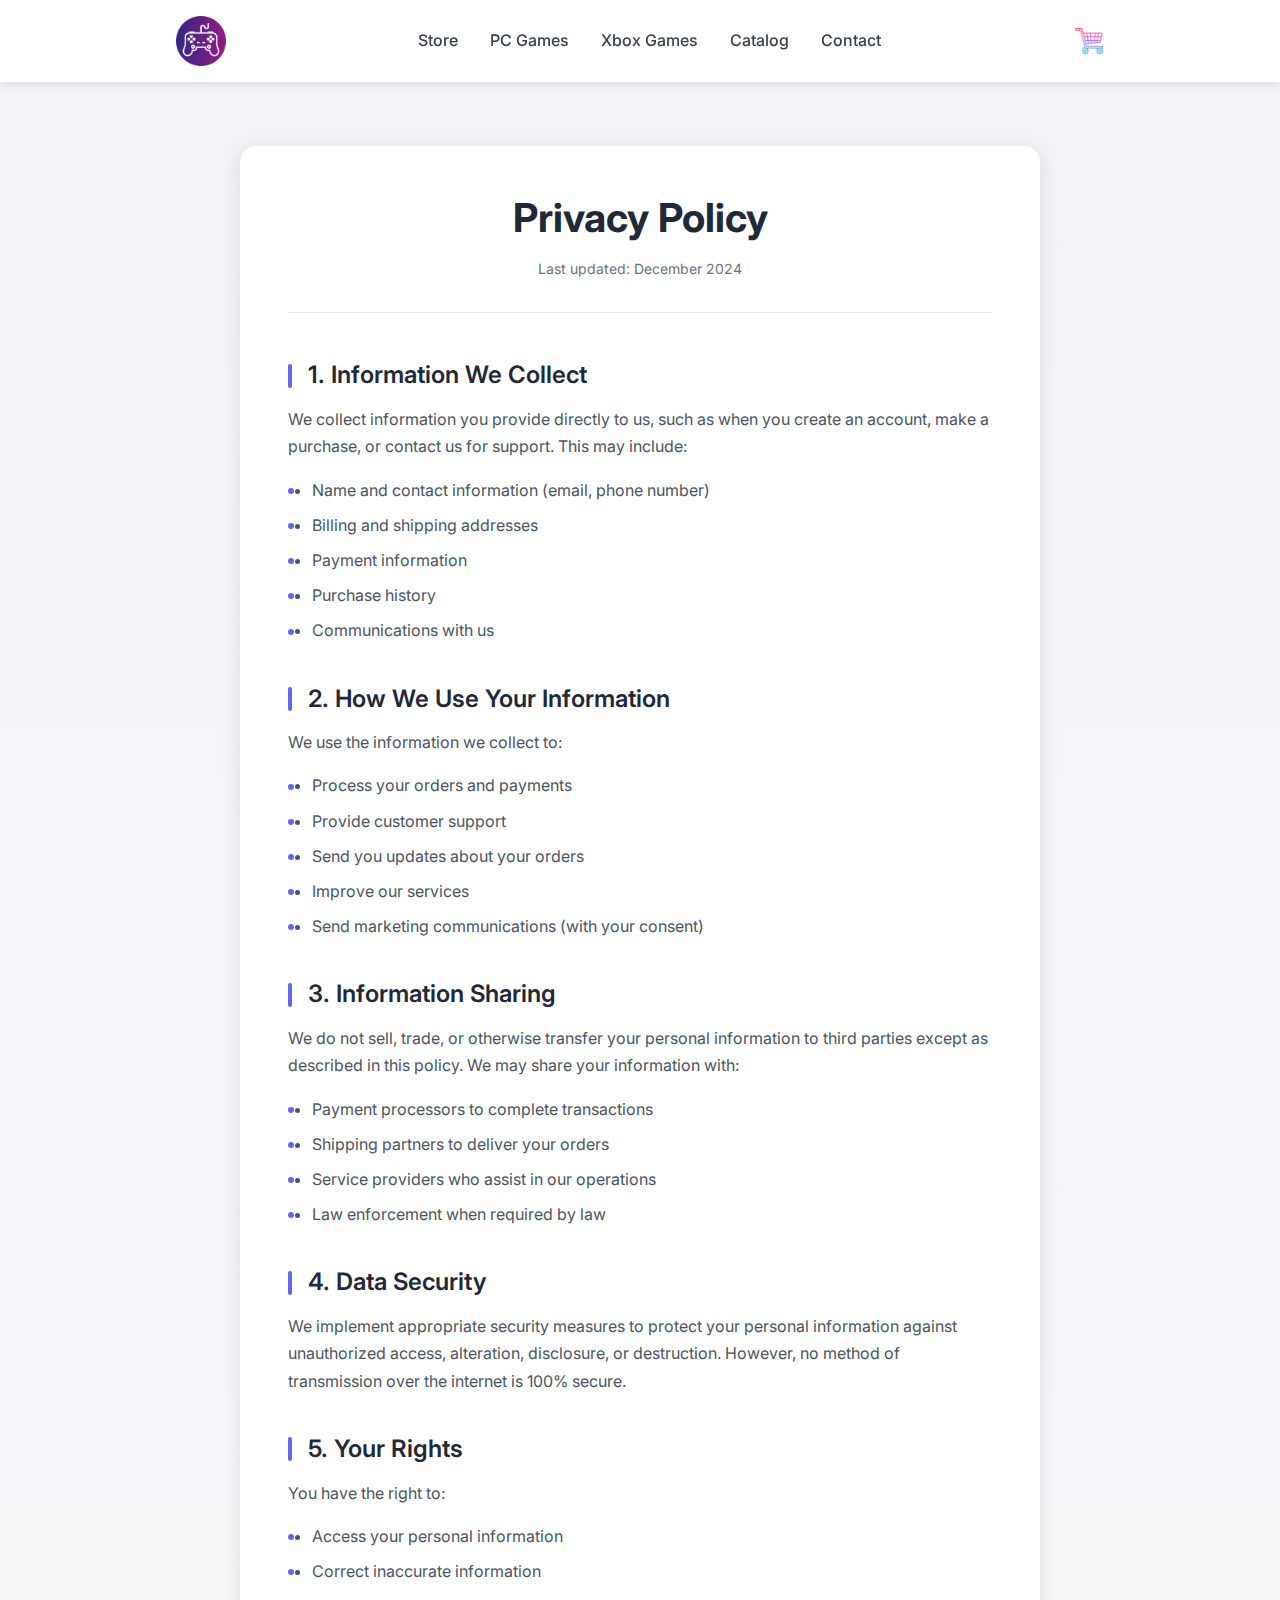
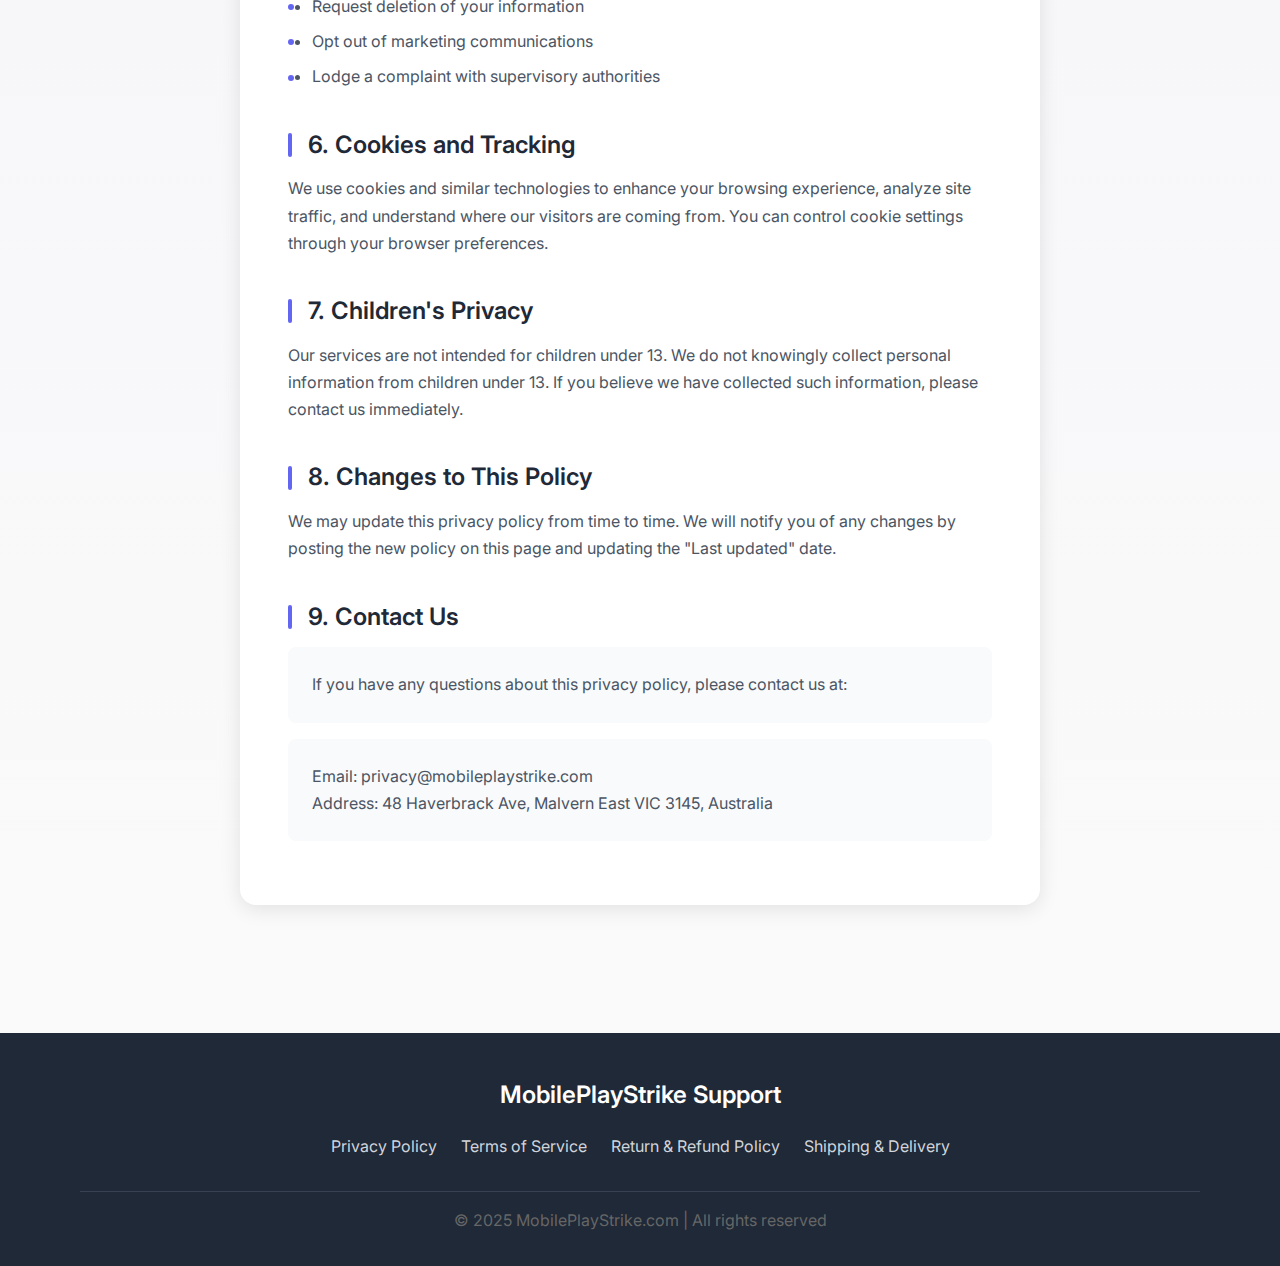
<file: privacy.html>
<!DOCTYPE html>
<html lang="en">
  <head>
    <meta charset="UTF-8" />
    <meta name="viewport" content="width=device-width, initial-scale=1.0" />
    <meta
      name="description"
      content="Read our Privacy Policy to understand how MobilePlayStrike.com collects, uses, and protects your personal information when you use our digital game store. Learn about your privacy rights and our data protection practices."
    />
    <link rel="icon" type="image/png" href="assets/favicon.png" />
    <title>Privacy Policy - MobilePlayStrike.com</title>
    <link rel="stylesheet" href="css/style.css" />
    <link rel="stylesheet" href="css/responsive.css" />
    <link
      href="https://fonts.googleapis.com/css2?family=Inter:wght@300;400;500;600;700&display=swap"
      rel="stylesheet"
    />
  </head>
  <body>
    <div id="header-placeholder"></div>

    <main>
      <section class="legal-page">
        <div class="container">
          <div class="legal-content">
            <h1>Privacy Policy</h1>
            <p class="last-updated">Last updated: December 2024</p>

            <div class="legal-section">
              <h2>1. Information We Collect</h2>
              <p>
                We collect information you provide directly to us, such as when
                you create an account, make a purchase, or contact us for
                support. This may include:
              </p>
              <ul>
                <li>Name and contact information (email, phone number)</li>
                <li>Billing and shipping addresses</li>
                <li>Payment information</li>
                <li>Purchase history</li>
                <li>Communications with us</li>
              </ul>
            </div>

            <div class="legal-section">
              <h2>2. How We Use Your Information</h2>
              <p>We use the information we collect to:</p>
              <ul>
                <li>Process your orders and payments</li>
                <li>Provide customer support</li>
                <li>Send you updates about your orders</li>
                <li>Improve our services</li>
                <li>Send marketing communications (with your consent)</li>
              </ul>
            </div>

            <div class="legal-section">
              <h2>3. Information Sharing</h2>
              <p>
                We do not sell, trade, or otherwise transfer your personal
                information to third parties except as described in this policy.
                We may share your information with:
              </p>
              <ul>
                <li>Payment processors to complete transactions</li>
                <li>Shipping partners to deliver your orders</li>
                <li>Service providers who assist in our operations</li>
                <li>Law enforcement when required by law</li>
              </ul>
            </div>

            <div class="legal-section">
              <h2>4. Data Security</h2>
              <p>
                We implement appropriate security measures to protect your
                personal information against unauthorized access, alteration,
                disclosure, or destruction. However, no method of transmission
                over the internet is 100% secure.
              </p>
            </div>

            <div class="legal-section">
              <h2>5. Your Rights</h2>
              <p>You have the right to:</p>
              <ul>
                <li>Access your personal information</li>
                <li>Correct inaccurate information</li>
                <li>Request deletion of your information</li>
                <li>Opt out of marketing communications</li>
                <li>Lodge a complaint with supervisory authorities</li>
              </ul>
            </div>

            <div class="legal-section">
              <h2>6. Cookies and Tracking</h2>
              <p>
                We use cookies and similar technologies to enhance your browsing
                experience, analyze site traffic, and understand where our
                visitors are coming from. You can control cookie settings
                through your browser preferences.
              </p>
            </div>

            <div class="legal-section">
              <h2>7. Children's Privacy</h2>
              <p>
                Our services are not intended for children under 13. We do not
                knowingly collect personal information from children under 13.
                If you believe we have collected such information, please
                contact us immediately.
              </p>
            </div>

            <div class="legal-section">
              <h2>8. Changes to This Policy</h2>
              <p>
                We may update this privacy policy from time to time. We will
                notify you of any changes by posting the new policy on this page
                and updating the "Last updated" date.
              </p>
            </div>

            <div class="legal-section">
              <h2>9. Contact Us</h2>
              <p>
                If you have any questions about this privacy policy, please
                contact us at:
              </p>
              <p>
                Email: privacy@mobileplaystrike.com<br />
                Address: 48 Haverbrack Ave, Malvern East VIC 3145, Australia
              </p>
            </div>
          </div>
        </div>
      </section>
    </main>

    <div id="footer-placeholder"></div>

    <script src="js/header-footer.js"></script>
  </body>
</html>
</file>
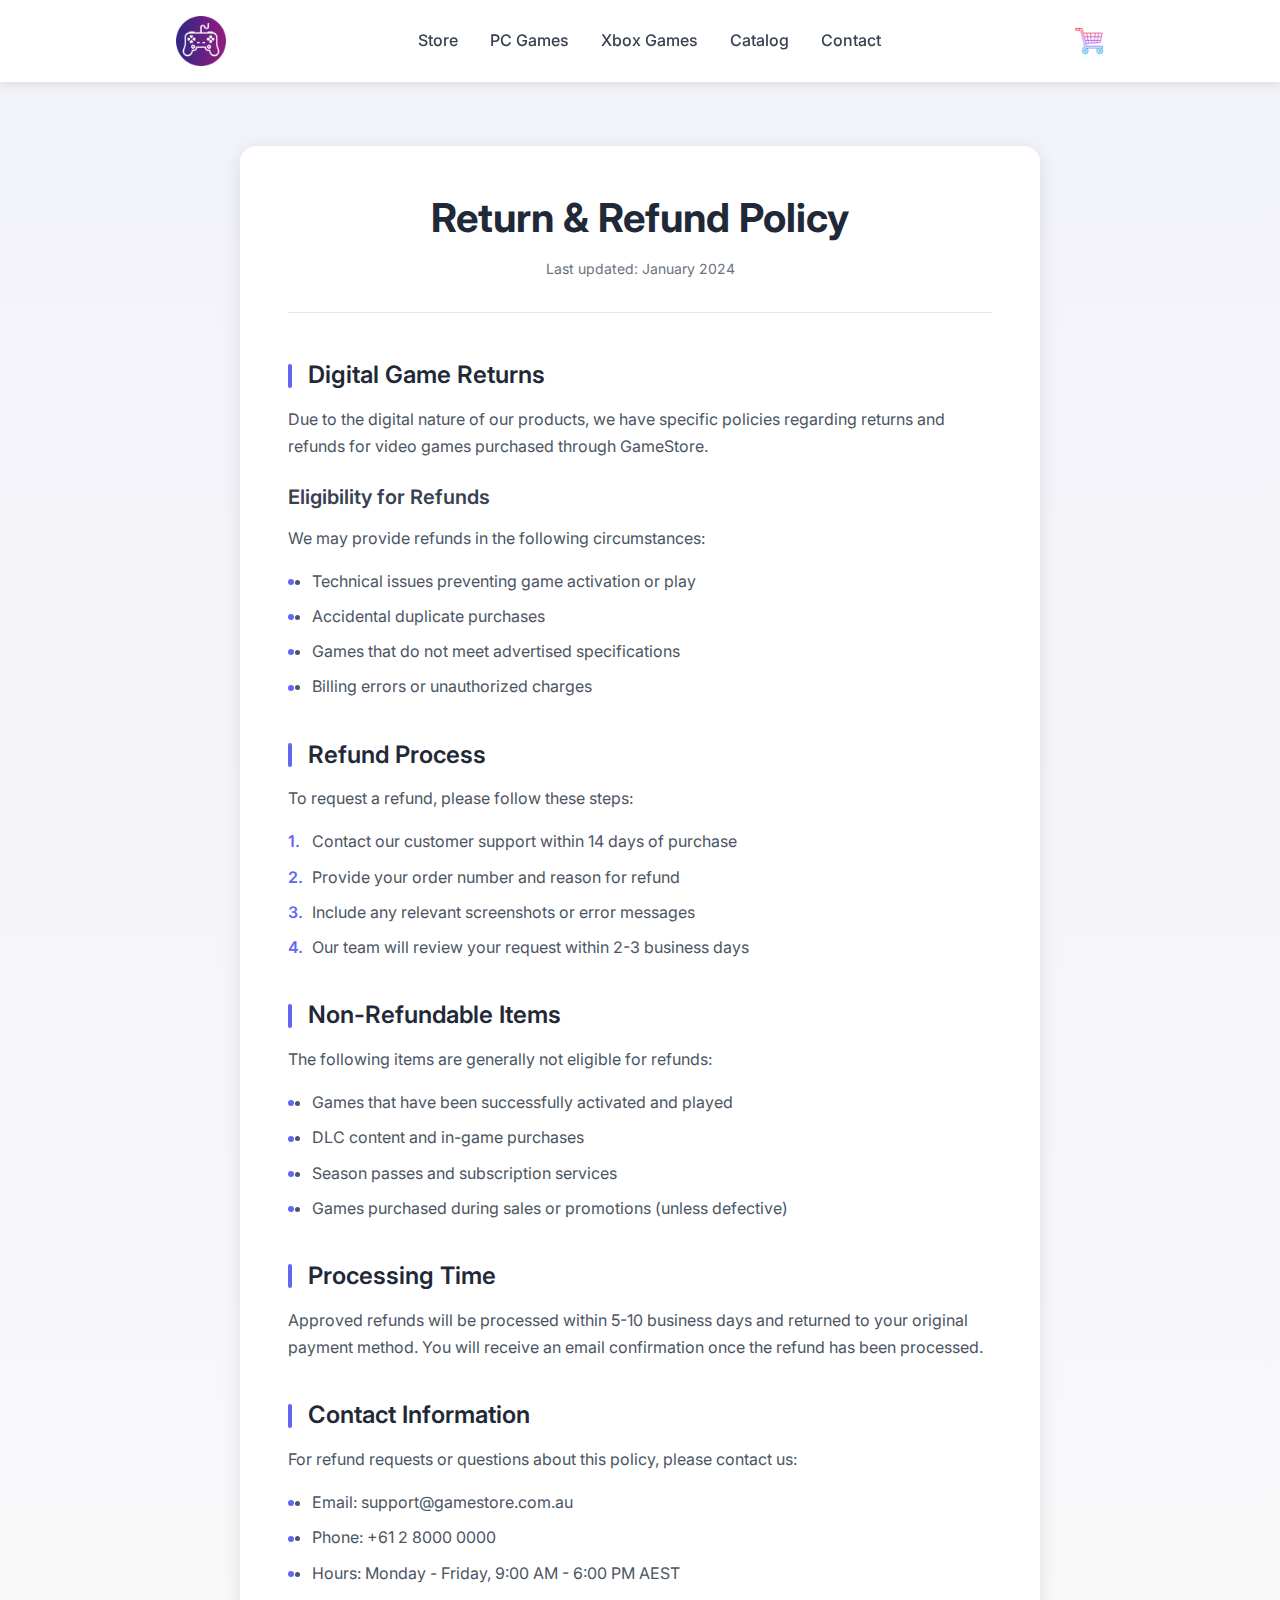
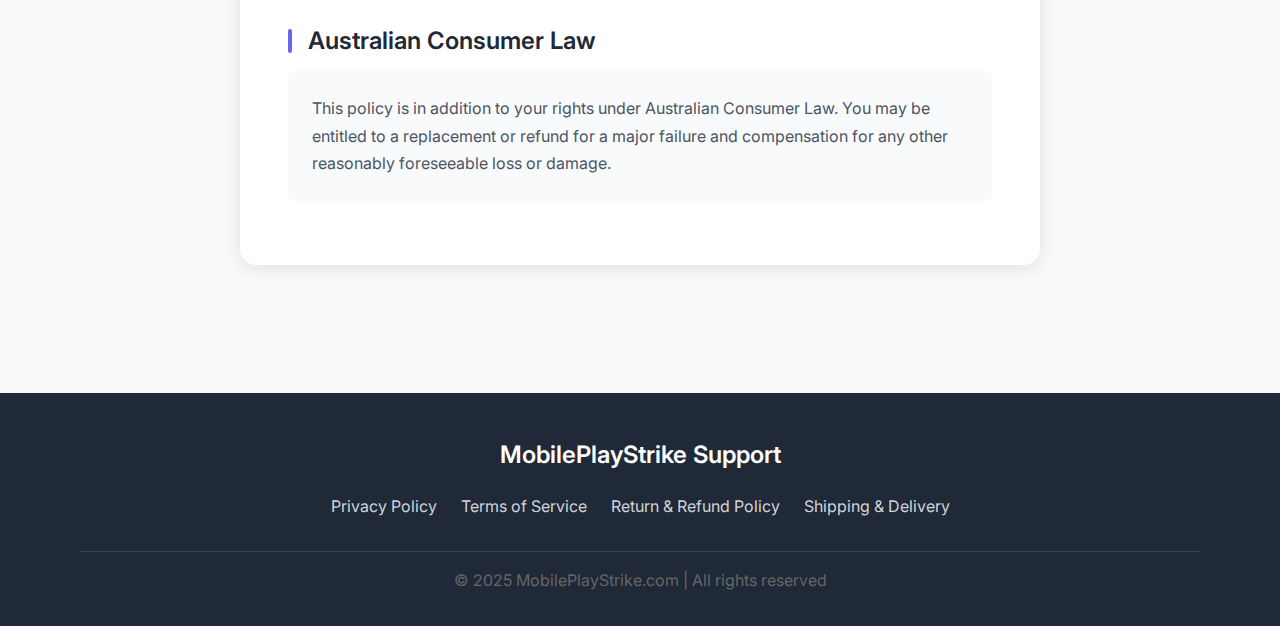
<file: return-policy.html>
<!DOCTYPE html>
<html lang="en">
  <head>
    <meta charset="UTF-8" />
    <meta name="viewport" content="width=device-width, initial-scale=1.0" />
    <title>Return & Refund Policy - GameStore</title>
    <link rel="stylesheet" href="css/style.css" />
    <link rel="stylesheet" href="css/responsive.css" />
    <link
      href="https://fonts.googleapis.com/css2?family=Inter:wght@300;400;500;600;700&display=swap"
      rel="stylesheet"
    />
  </head>
  <body>
    <div id="header-placeholder"></div>

    <main>
      <section class="legal-page">
        <div class="container">
          <div class="legal-content">
            <h1>Return & Refund Policy</h1>
            <p class="last-updated">Last updated: January 2024</p>

            <div class="legal-section">
              <h2>Digital Game Returns</h2>
              <p>
                Due to the digital nature of our products, we have specific
                policies regarding returns and refunds for video games purchased
                through GameStore.
              </p>

              <h3>Eligibility for Refunds</h3>
              <p>We may provide refunds in the following circumstances:</p>
              <ul>
                <li>Technical issues preventing game activation or play</li>
                <li>Accidental duplicate purchases</li>
                <li>Games that do not meet advertised specifications</li>
                <li>Billing errors or unauthorized charges</li>
              </ul>
            </div>

            <div class="legal-section">
              <h2>Refund Process</h2>
              <p>To request a refund, please follow these steps:</p>
              <ol>
                <li>Contact our customer support within 14 days of purchase</li>
                <li>Provide your order number and reason for refund</li>
                <li>Include any relevant screenshots or error messages</li>
                <li>
                  Our team will review your request within 2-3 business days
                </li>
              </ol>
            </div>

            <div class="legal-section">
              <h2>Non-Refundable Items</h2>
              <p>The following items are generally not eligible for refunds:</p>
              <ul>
                <li>Games that have been successfully activated and played</li>
                <li>DLC content and in-game purchases</li>
                <li>Season passes and subscription services</li>
                <li>
                  Games purchased during sales or promotions (unless defective)
                </li>
              </ul>
            </div>

            <div class="legal-section">
              <h2>Processing Time</h2>
              <p>
                Approved refunds will be processed within 5-10 business days and
                returned to your original payment method. You will receive an
                email confirmation once the refund has been processed.
              </p>
            </div>

            <div class="legal-section">
              <h2>Contact Information</h2>
              <p>
                For refund requests or questions about this policy, please
                contact us:
              </p>
              <ul>
                <li>Email: support@gamestore.com.au</li>
                <li>Phone: +61 2 8000 0000</li>
                <li>Hours: Monday - Friday, 9:00 AM - 6:00 PM AEST</li>
              </ul>
            </div>

            <div class="legal-section">
              <h2>Australian Consumer Law</h2>
              <p>
                This policy is in addition to your rights under Australian
                Consumer Law. You may be entitled to a replacement or refund for
                a major failure and compensation for any other reasonably
                foreseeable loss or damage.
              </p>
            </div>
          </div>
        </div>
      </section>
    </main>

    <div id="footer-placeholder"></div>

    <script src="js/header-footer.js"></script>
  </body>
</html>
</file>
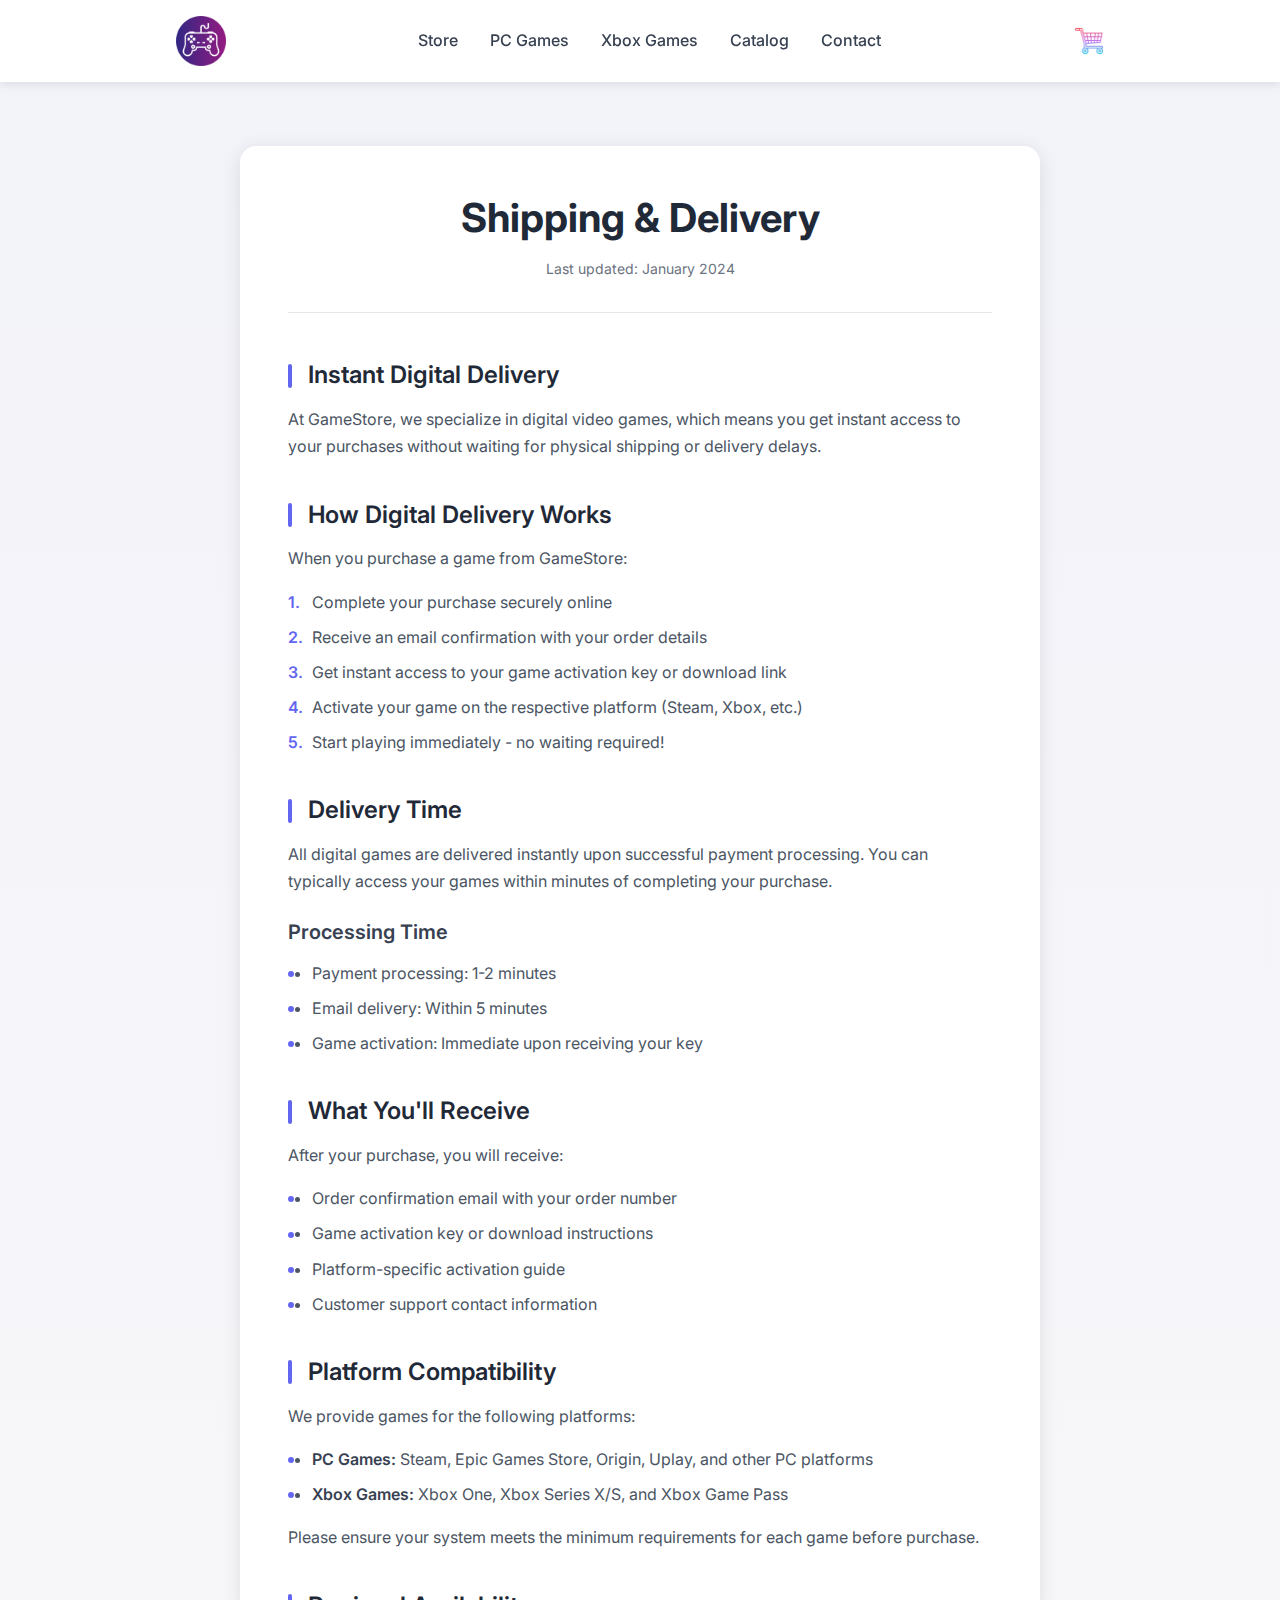
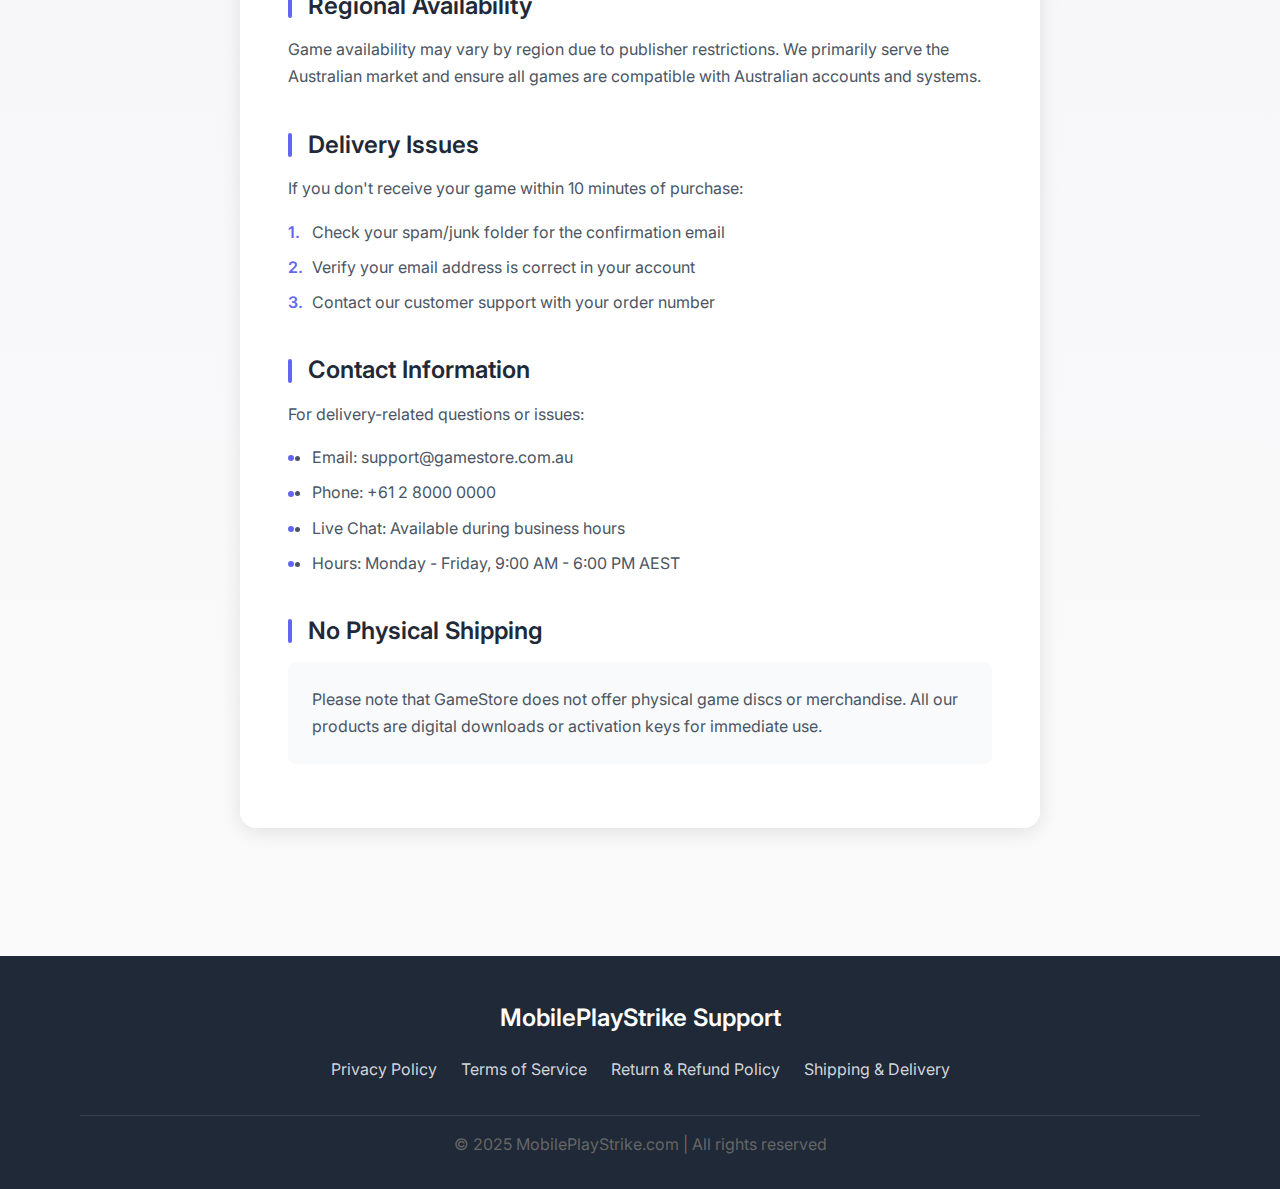
<file: shipping.html>
<!DOCTYPE html>
<html lang="en">
  <head>
    <meta charset="UTF-8" />
    <meta name="viewport" content="width=device-width, initial-scale=1.0" />
    <title>Shipping & Delivery - GameStore</title>
    <link rel="stylesheet" href="css/style.css" />
    <link rel="stylesheet" href="css/responsive.css" />
    <link
      href="https://fonts.googleapis.com/css2?family=Inter:wght@300;400;500;600;700&display=swap"
      rel="stylesheet"
    />
  </head>
  <body>
    <div id="header-placeholder"></div>

    <main>
      <section class="legal-page">
        <div class="container">
          <div class="legal-content">
            <h1>Shipping & Delivery</h1>
            <p class="last-updated">Last updated: January 2024</p>

            <div class="legal-section">
              <h2>Instant Digital Delivery</h2>
              <p>
                At GameStore, we specialize in digital video games, which means
                you get instant access to your purchases without waiting for
                physical shipping or delivery delays.
              </p>
            </div>

            <div class="legal-section">
              <h2>How Digital Delivery Works</h2>
              <p>When you purchase a game from GameStore:</p>
              <ol>
                <li>Complete your purchase securely online</li>
                <li>Receive an email confirmation with your order details</li>
                <li>
                  Get instant access to your game activation key or download
                  link
                </li>
                <li>
                  Activate your game on the respective platform (Steam, Xbox,
                  etc.)
                </li>
                <li>Start playing immediately - no waiting required!</li>
              </ol>
            </div>

            <div class="legal-section">
              <h2>Delivery Time</h2>
              <p>
                All digital games are delivered instantly upon successful
                payment processing. You can typically access your games within
                minutes of completing your purchase.
              </p>

              <h3>Processing Time</h3>
              <ul>
                <li>Payment processing: 1-2 minutes</li>
                <li>Email delivery: Within 5 minutes</li>
                <li>Game activation: Immediate upon receiving your key</li>
              </ul>
            </div>

            <div class="legal-section">
              <h2>What You'll Receive</h2>
              <p>After your purchase, you will receive:</p>
              <ul>
                <li>Order confirmation email with your order number</li>
                <li>Game activation key or download instructions</li>
                <li>Platform-specific activation guide</li>
                <li>Customer support contact information</li>
              </ul>
            </div>

            <div class="legal-section">
              <h2>Platform Compatibility</h2>
              <p>We provide games for the following platforms:</p>
              <ul>
                <li>
                  <strong>PC Games:</strong> Steam, Epic Games Store, Origin,
                  Uplay, and other PC platforms
                </li>
                <li>
                  <strong>Xbox Games:</strong> Xbox One, Xbox Series X/S, and
                  Xbox Game Pass
                </li>
              </ul>
              <p>
                Please ensure your system meets the minimum requirements for
                each game before purchase.
              </p>
            </div>

            <div class="legal-section">
              <h2>Regional Availability</h2>
              <p>
                Game availability may vary by region due to publisher
                restrictions. We primarily serve the Australian market and
                ensure all games are compatible with Australian accounts and
                systems.
              </p>
            </div>

            <div class="legal-section">
              <h2>Delivery Issues</h2>
              <p>
                If you don't receive your game within 10 minutes of purchase:
              </p>
              <ol>
                <li>Check your spam/junk folder for the confirmation email</li>
                <li>Verify your email address is correct in your account</li>
                <li>Contact our customer support with your order number</li>
              </ol>
            </div>

            <div class="legal-section">
              <h2>Contact Information</h2>
              <p>For delivery-related questions or issues:</p>
              <ul>
                <li>Email: support@gamestore.com.au</li>
                <li>Phone: +61 2 8000 0000</li>
                <li>Live Chat: Available during business hours</li>
                <li>Hours: Monday - Friday, 9:00 AM - 6:00 PM AEST</li>
              </ul>
            </div>

            <div class="legal-section">
              <h2>No Physical Shipping</h2>
              <p>
                Please note that GameStore does not offer physical game discs or
                merchandise. All our products are digital downloads or
                activation keys for immediate use.
              </p>
            </div>
          </div>
        </div>
      </section>
    </main>

    <div id="footer-placeholder"></div>

    <script src="js/header-footer.js"></script>
  </body>
</html>
</file>
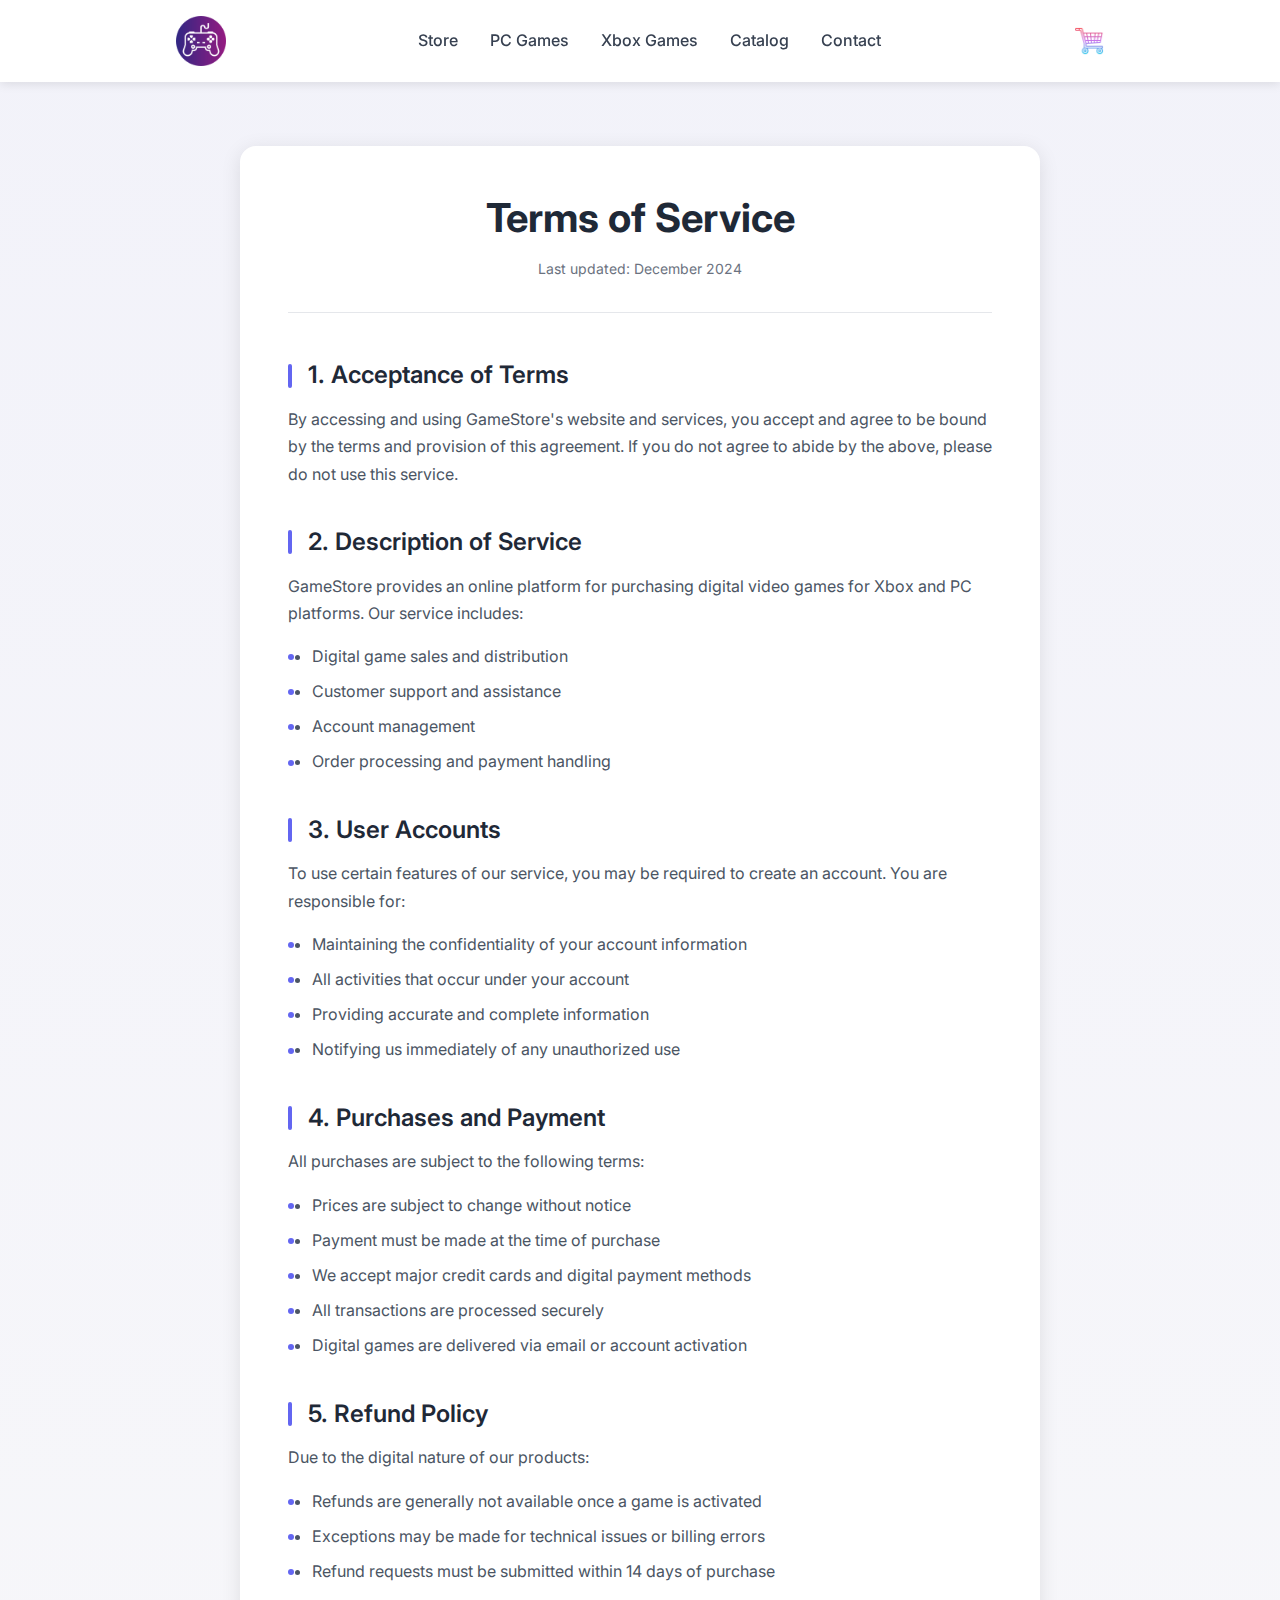
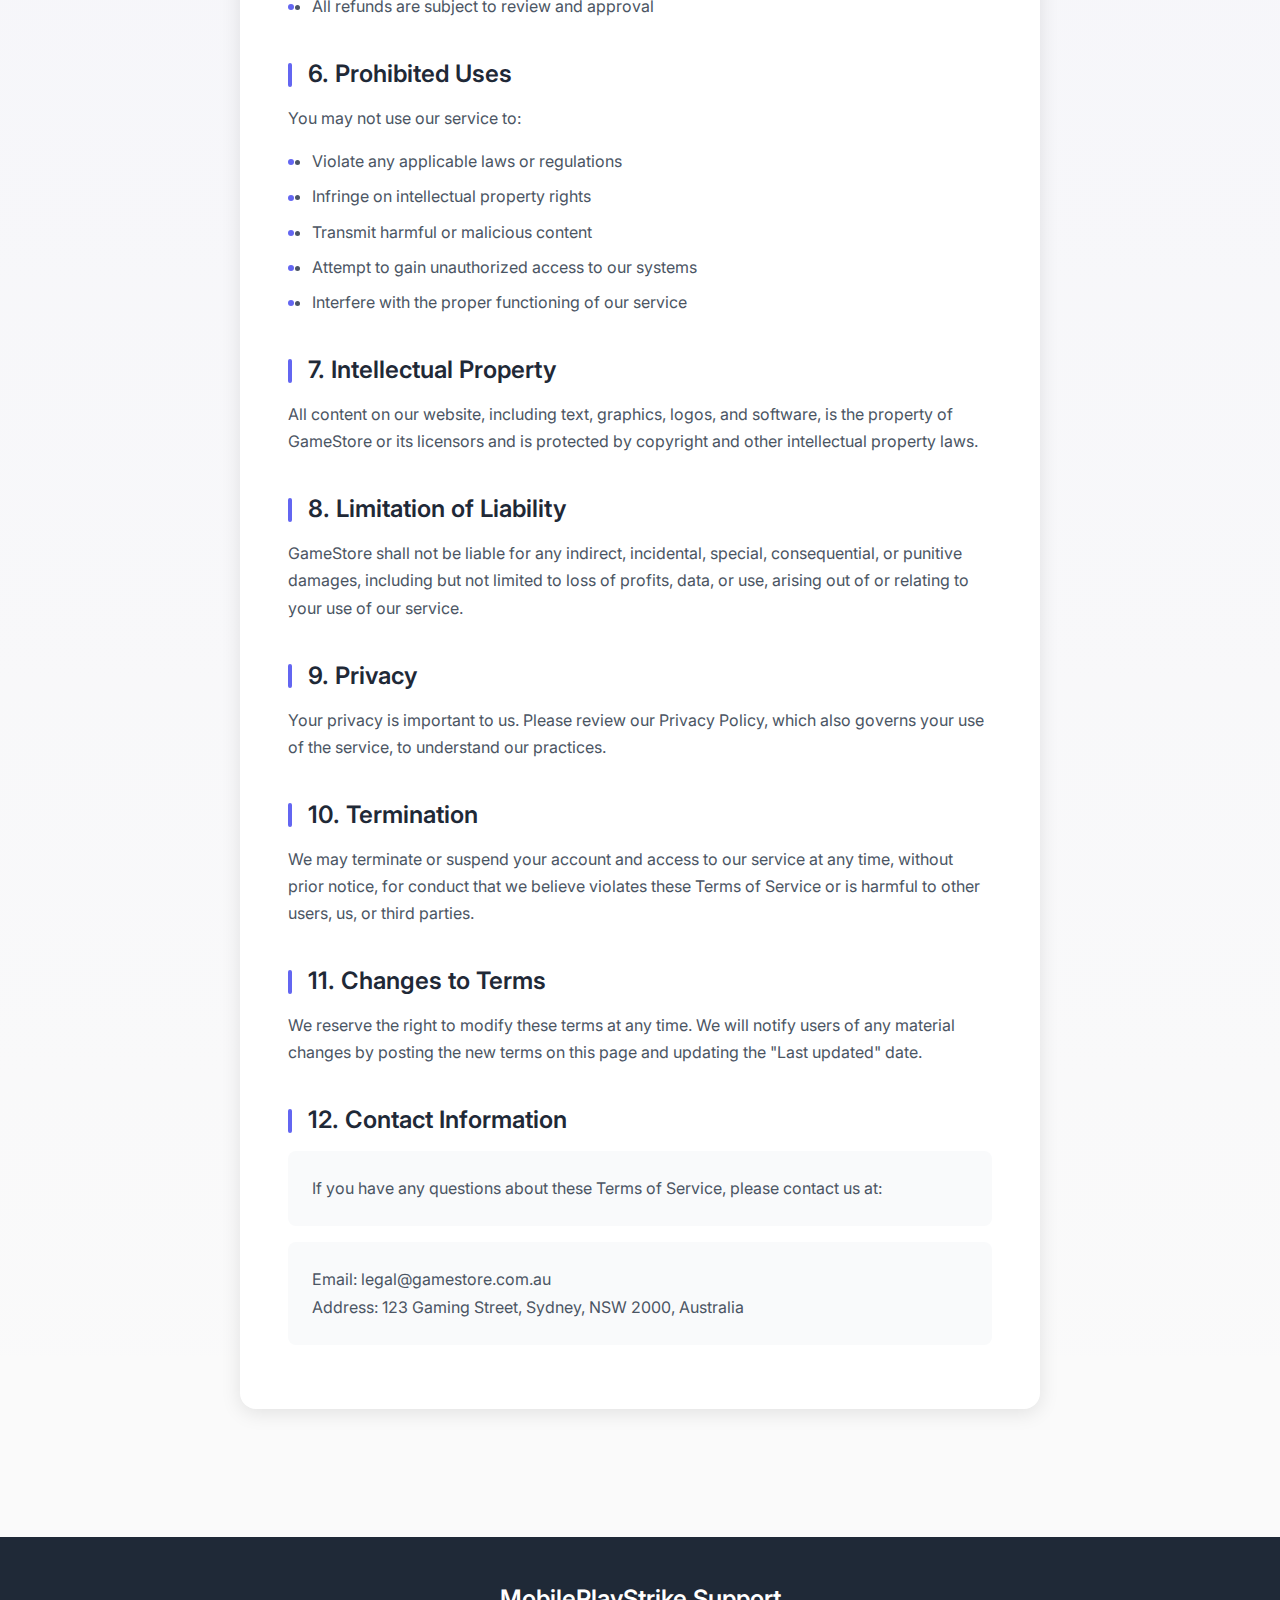
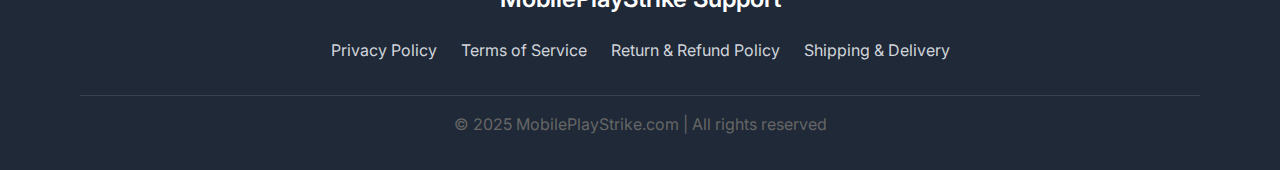
<file: terms.html>
<!DOCTYPE html>
<html lang="en">
  <head>
    <meta charset="UTF-8" />
    <meta name="viewport" content="width=device-width, initial-scale=1.0" />
    <title>Terms of Service - GameStore</title>
    <link rel="stylesheet" href="css/style.css" />
    <link rel="stylesheet" href="css/responsive.css" />
    <link
      href="https://fonts.googleapis.com/css2?family=Inter:wght@300;400;500;600;700&display=swap"
      rel="stylesheet"
    />
  </head>
  <body>
    <div id="header-placeholder"></div>

    <main>
      <section class="legal-page">
        <div class="container">
          <div class="legal-content">
            <h1>Terms of Service</h1>
            <p class="last-updated">Last updated: December 2024</p>

            <div class="legal-section">
              <h2>1. Acceptance of Terms</h2>
              <p>
                By accessing and using GameStore's website and services, you
                accept and agree to be bound by the terms and provision of this
                agreement. If you do not agree to abide by the above, please do
                not use this service.
              </p>
            </div>

            <div class="legal-section">
              <h2>2. Description of Service</h2>
              <p>
                GameStore provides an online platform for purchasing digital
                video games for Xbox and PC platforms. Our service includes:
              </p>
              <ul>
                <li>Digital game sales and distribution</li>
                <li>Customer support and assistance</li>
                <li>Account management</li>
                <li>Order processing and payment handling</li>
              </ul>
            </div>

            <div class="legal-section">
              <h2>3. User Accounts</h2>
              <p>
                To use certain features of our service, you may be required to
                create an account. You are responsible for:
              </p>
              <ul>
                <li>
                  Maintaining the confidentiality of your account information
                </li>
                <li>All activities that occur under your account</li>
                <li>Providing accurate and complete information</li>
                <li>Notifying us immediately of any unauthorized use</li>
              </ul>
            </div>

            <div class="legal-section">
              <h2>4. Purchases and Payment</h2>
              <p>All purchases are subject to the following terms:</p>
              <ul>
                <li>Prices are subject to change without notice</li>
                <li>Payment must be made at the time of purchase</li>
                <li>
                  We accept major credit cards and digital payment methods
                </li>
                <li>All transactions are processed securely</li>
                <li>
                  Digital games are delivered via email or account activation
                </li>
              </ul>
            </div>

            <div class="legal-section">
              <h2>5. Refund Policy</h2>
              <p>Due to the digital nature of our products:</p>
              <ul>
                <li>
                  Refunds are generally not available once a game is activated
                </li>
                <li>
                  Exceptions may be made for technical issues or billing errors
                </li>
                <li>
                  Refund requests must be submitted within 14 days of purchase
                </li>
                <li>All refunds are subject to review and approval</li>
              </ul>
            </div>

            <div class="legal-section">
              <h2>6. Prohibited Uses</h2>
              <p>You may not use our service to:</p>
              <ul>
                <li>Violate any applicable laws or regulations</li>
                <li>Infringe on intellectual property rights</li>
                <li>Transmit harmful or malicious content</li>
                <li>Attempt to gain unauthorized access to our systems</li>
                <li>Interfere with the proper functioning of our service</li>
              </ul>
            </div>

            <div class="legal-section">
              <h2>7. Intellectual Property</h2>
              <p>
                All content on our website, including text, graphics, logos, and
                software, is the property of GameStore or its licensors and is
                protected by copyright and other intellectual property laws.
              </p>
            </div>

            <div class="legal-section">
              <h2>8. Limitation of Liability</h2>
              <p>
                GameStore shall not be liable for any indirect, incidental,
                special, consequential, or punitive damages, including but not
                limited to loss of profits, data, or use, arising out of or
                relating to your use of our service.
              </p>
            </div>

            <div class="legal-section">
              <h2>9. Privacy</h2>
              <p>
                Your privacy is important to us. Please review our Privacy
                Policy, which also governs your use of the service, to
                understand our practices.
              </p>
            </div>

            <div class="legal-section">
              <h2>10. Termination</h2>
              <p>
                We may terminate or suspend your account and access to our
                service at any time, without prior notice, for conduct that we
                believe violates these Terms of Service or is harmful to other
                users, us, or third parties.
              </p>
            </div>

            <div class="legal-section">
              <h2>11. Changes to Terms</h2>
              <p>
                We reserve the right to modify these terms at any time. We will
                notify users of any material changes by posting the new terms on
                this page and updating the "Last updated" date.
              </p>
            </div>

            <div class="legal-section">
              <h2>12. Contact Information</h2>
              <p>
                If you have any questions about these Terms of Service, please
                contact us at:
              </p>
              <p>
                Email: legal@gamestore.com.au<br />
                Address: 123 Gaming Street, Sydney, NSW 2000, Australia
              </p>
            </div>
          </div>
        </div>
      </section>
    </main>

    <div id="footer-placeholder"></div>

    <script src="js/header-footer.js"></script>
  </body>
</html>
</file>
<file: css/responsive.css>
/* Mobile First Responsive Design */

/* Base mobile styles (360px and up) */
@media (max-width: 767px) {
  .container {
    padding: 0 15px;
  }

  h1 {
    font-size: 2rem;
  }

  h2 {
    font-size: 1.5rem;
  }

  h3 {
    font-size: 1.25rem;
  }

  /* Header Mobile */
  .header-content {
    padding: 0.75rem 0;
  }

  .logo {
    width: 50px;
    height: 50px;
  }

  .nav-menu {
    display: none;
    position: absolute;
    top: 100%;
    left: 0;
    right: 0;
    background: white;
    flex-direction: column;
    padding: 1rem;
    box-shadow: 0 4px 20px rgba(0, 0, 0, 0.1);
    gap: 1rem;
  }

  .nav-menu.active {
    display: flex;
  }

  .mobile-menu-toggle {
    display: flex;
    align-items: center;
    justify-content: center;
  }

  /* Hero Section Mobile */
  .hero {
    padding: 3rem 0;
    min-height: auto;
    text-align: center;
  }

  .hero .container {
    grid-template-columns: 1fr;
    gap: 3rem;
    padding: 0 15px;
  }

  .hero-content {
    max-width: 100%;
    text-align: center;
  }

  .hero-content h1 {
    font-size: 2.5rem;
    line-height: 1.2;
  }

  .hero-content p {
    font-size: 1.1rem;
    margin-bottom: 2rem;
  }

  .hero-buttons {
    justify-content: center;
    gap: 1rem;
    width: 100%;
    display: flex;
    flex-direction: column;
    align-items: center;
  }

  .hero-buttons .btn {
    width: 100%;
    max-width: 280px;
  }

  .hero-image {
    width: 100%;
    max-width: 350px;
    margin: 0 auto;
  }

  .hero-image img {
    max-width: 100%;
    border-radius: 12px;
  }

  /* Games Grid Mobile */
  .games-grid {
    grid-template-columns: 1fr;
    gap: 1.5rem;
  }

  .game-card {
    max-width: 100%;
    min-height: auto;
  }

  .game-image img {
    height: 200px;
  }

  .game-content {
    padding: 10px;
    gap: 10px;
  }

  .add-to-cart-btn {
    padding: 10px 20px;
  }

  /* PC Games Section Mobile */
  .pc-games {
    padding: 2rem 0;
  }

  .pc-games h2 {
    font-size: 2rem;
    margin-bottom: 2rem;
  }

  .pc-games .games-grid {
    grid-template-columns: 1fr;
    gap: 1.5rem;
  }

  .pc-games .game-card .game-image img {
    height: 200px;
  }

  .pc-games .game-card .game-content {
    padding: 10px;
    gap: 10px;
  }

  .pc-games .game-card .add-to-cart-btn {
    padding: 10px 20px;
  }

  /* Xbox Games Section Mobile */
  .xbox-games {
    padding: 2rem 0;
  }

  .xbox-games h2 {
    font-size: 2rem;
    margin-bottom: 2rem;
  }

  .xbox-games .games-grid {
    grid-template-columns: 1fr;
    gap: 1.5rem;
  }

  .xbox-games .game-card .game-image img {
    height: 200px;
  }

  .xbox-games .game-card .game-content {
    padding: 10px;
    gap: 10px;
  }

  .xbox-games .game-card .add-to-cart-btn {
    padding: 10px 20px;
  }

  /* Gaming Community Section Mobile */
  .gaming-community {
    padding: 2rem 0;
    margin: 2rem 0;
  }

  .community-content {
    grid-template-columns: 1fr;
    gap: 2rem;
    text-align: center;
  }

  .community-text,
  .community-image {
    order: initial;
  }

  .community-text h2 {
    font-size: 2rem;
    margin-bottom: 1rem;
  }

  .community-text p {
    font-size: 1rem;
    margin-bottom: 1rem;
  }

  .community-stats {
    grid-template-columns: 1fr;
    gap: 1rem;
    margin: 1.5rem 0;
  }

  .community-stats .stat {
    padding: 1rem;
  }

  .community-stats .stat h3 {
    font-size: 1.5rem;
  }

  .community-actions {
    justify-content: center;
    margin-top: 1.5rem;
  }

  /* Reviews Mobile */
  .reviews-grid {
    grid-template-columns: 1fr;
    gap: 1.5rem;
  }

  /* About Section Mobile */
  .about-content {
    grid-template-columns: 1fr;
    gap: 2rem;
    text-align: center;
  }

  .about-stats {
    grid-template-columns: 1fr;
    gap: 1rem;
  }

  /* Features Mobile */
  .features-grid {
    grid-template-columns: 1fr;
    gap: 1.5rem;
  }

  /* Footer Mobile */
  .footer-content {
    flex-direction: column;
    text-align: center;
  }

  .footer-section ul {
    flex-direction: column;
    gap: 1rem;
  }

  .footer-bottom {
    font-size: 14px;
  }

  /* Form Mobile */
  .form-row {
    grid-template-columns: 1fr;
    gap: 0;
  }

  /* Catalog Mobile */
  .catalog-content {
    grid-template-columns: 1fr;
    gap: 2rem;
  }

  .filters {
    order: 1;
    position: static;
    margin-bottom: 2rem;
  }

  .filters-header {
    margin-bottom: 1rem;
    padding-bottom: 0.75rem;
  }

  .filters-header h3 {
    font-size: 1.1rem;
  }

  .filters-toggle {
    padding: 0.25rem;
  }

  .toggle-icon {
    width: 18px;
    height: 18px;
  }

  .games-section {
    order: 2;
  }

  #catalog-games-grid {
    grid-template-columns: 1fr;
    gap: 1.5rem;
  }

  #catalog-games-grid .game-card .game-image img {
    height: 200px;
  }

  #catalog-games-grid .game-card .game-content {
    padding: 10px;
    gap: 10px;
  }

  #catalog-games-grid .game-card .add-to-cart-btn {
    padding: 10px 20px;
  }

  .games-header {
    flex-direction: column;
    gap: 1rem;
    align-items: flex-start;
  }

  .pagination {
    flex-wrap: wrap;
    gap: 0.25rem;
  }

  .pagination-btn {
    padding: 0.4rem 0.8rem;
    font-size: 0.9rem;
  }

  .pagination-info {
    margin: 0 0.5rem;
    font-size: 0.9rem;
  }

  /* Cart Mobile */
  .cart-content {
    grid-template-columns: 1fr;
    gap: 2rem;
  }

  .empty-cart {
    max-width: 100%;
    margin: 0;
    padding: 3rem 1rem;
  }

  .cart-summary {
    order: 1;
  }

  .cart-items {
    order: 2;
  }

  /* Checkout Mobile */
  .checkout-content {
    grid-template-columns: 1fr;
    gap: 2rem;
  }

  .order-summary {
    order: 1;
  }

  .checkout-form {
    order: 2;
  }

  /* Game Details Mobile */
  .game-content {
    grid-template-columns: 1fr;
    gap: 2rem;
  }

  .game-image img {
    height: auto;
  }

  .game-details-grid {
    grid-template-columns: 1fr;
    gap: 1rem;
  }

  /* Contact Mobile */
  .contact-content {
    grid-template-columns: 1fr;
    gap: 2rem;
  }

  .contact-info {
    grid-template-columns: 1fr;
    gap: 1.5rem;
  }

  .faq-grid {
    grid-template-columns: 1fr;
    gap: 1.5rem;
  }

  /* Recommendations Mobile */
  .recommendations .games-grid {
    grid-template-columns: 1fr;
    gap: 1.5rem;
  }

  .recommendations .game-card .game-image img {
    height: 200px;
  }

  .recommendations .game-card .game-content {
    padding: 10px;
    gap: 10px;
  }

  .recommendations .game-card .add-to-cart-btn {
    padding: 10px 20px;
  }

  /* Cart Mobile Styles */
  .cart-item {
    flex-direction: column;
    gap: 1rem;
  }

  .cart-item-main {
    flex-direction: column;
    text-align: center;
    gap: 1rem;
  }

  .cart-item-controls {
    width: 100%;
    justify-content: space-between;
  }

  .cart-item-image {
    width: 100%;
    max-width: 180px;
    margin: 0 auto 10px auto;
    display: block;
  }

  .cart-item-info {
    width: 100%;
    text-align: center;
    word-break: break-word;
  }

  .cart-item-price {
    width: 100%;
    text-align: center;
    font-size: 1.1rem;
    margin-bottom: 5px;
  }

  .quantity-controls {
    justify-content: center;
    width: 100%;
  }

  .remove-btn {
    width: 100%;
    max-width: 180px;
    margin: 0 auto;
  }

  .cart-summary {
    margin-top: 20px;
    padding: 15px;
  }

  /* Checkout Mobile Styles */
  .checkout .btn {
    font-size: 13px;
  }

  .checkout .btn-large {
    font-size: 13px;
  }

  /* Contact Page Mobile Styles */
  .contact-header h1 {
    font-size: 2rem;
  }

  .contact-content {
    grid-template-columns: 1fr;
    gap: 2rem;
  }

  .contact-info {
    grid-template-columns: 1fr;
  }

  .contact-item {
    padding: 1rem;
  }

  .contact-icon {
    font-size: 1.25rem;
    padding: 0.75rem;
  }

  .map-section {
    margin: 2rem 0;
  }

  .map-container {
    height: 300px;
  }

  .map-container iframe {
    height: 100%;
  }

  .faq-grid {
    grid-template-columns: 1fr;
  }

  .faq-item {
    padding: 1.25rem;
  }
}

/* Tablet styles (768px - 850px) */
@media (min-width: 768px) and (max-width: 850px) {
  .cart-item {
    display: grid;
    grid-template-columns: auto 1fr;
    grid-template-areas:
      "image info"
      "image controls";
    gap: 15px;
    padding: 15px;
    align-items: center;
  }

  .cart-item-image {
    grid-area: image;
    width: 120px;
    max-width: none;
    margin: 0;
  }

  .cart-item-info {
    grid-area: info;
    text-align: left;
    padding-right: 10px;
  }

  .cart-item-controls {
    grid-area: controls;
    flex-direction: row;
    justify-content: space-between;
    align-items: center;
    width: 100%;
  }

  .quantity-controls {
    order: 1;
    margin-right: 10px;
  }

  .remove-btn {
    order: 2;
    width: auto;
    margin: 0;
  }

  .cart-item-price {
    margin: 5px 0;
  }
}

/* Tablet styles (768px and up) */
@media (min-width: 768px) {
  .container {
    padding: 0 30px;
  }

  h1 {
    font-size: 2.25rem;
  }

  h2 {
    font-size: 1.75rem;
  }

  /* Hero Section Tablet */
  .hero {
    padding: 4rem 0;
    min-height: 70vh;
  }

  .hero .container {
    grid-template-columns: 1fr 1fr;
    gap: 3rem;
    padding: 0 30px;
  }

  .hero-content {
    text-align: left;
  }

  .hero-content h1 {
    font-size: 3rem;
    line-height: 1.1;
  }

  .hero-content p {
    font-size: 1.15rem;
    margin-bottom: 2rem;
  }

  .hero-image {
    width: 100%;
    max-width: 400px;
    margin: 0 auto;
  }

  .hero-image img {
    max-width: 100%;
  }

  /* Games Grid Tablet */
  .games-grid {
    grid-template-columns: repeat(auto-fill, minmax(250px, 1fr));
    gap: 1.5rem;
  }

  /* PC Games Section Tablet */
  .pc-games h2 {
    font-size: 2.25rem;
    margin-bottom: 2.5rem;
  }

  .pc-games .games-grid {
    grid-template-columns: repeat(auto-fill, minmax(280px, 1fr));
  }

  /* Xbox Games Section Tablet */
  .xbox-games h2 {
    font-size: 2.25rem;
    margin-bottom: 2.5rem;
  }

  .xbox-games .games-grid {
    grid-template-columns: repeat(auto-fill, minmax(280px, 1fr));
    gap: 1.5rem;
  }

  /* Gaming Community Section Tablet */
  .community-content {
    grid-template-columns: 1fr 1fr;
    gap: 3rem;
  }

  .community-text h2 {
    font-size: 2.25rem;
    margin-bottom: 1.5rem;
  }

  .community-stats {
    grid-template-columns: repeat(3, 1fr);
    gap: 1.5rem;
  }

  .community-stats .stat h3 {
    font-size: 1.75rem;
  }

  /* Reviews Tablet */
  .reviews-grid {
    grid-template-columns: repeat(auto-fit, minmax(280px, 1fr));
    gap: 1.5rem;
  }

  /* About Section Tablet */
  .about-content {
    grid-template-columns: 1fr 1fr;
    gap: 3rem;
  }

  .about-stats {
    grid-template-columns: repeat(3, 1fr);
    gap: 1.5rem;
  }

  /* Features Tablet */
  .features-grid {
    grid-template-columns: repeat(auto-fit, minmax(200px, 1fr));
    gap: 1.5rem;
  }

  /* Footer Tablet */
  .footer-content {
    flex-direction: row;
    gap: 2rem;
  }

  .footer-bottom {
    font-size: 14px;
  }

  /* Catalog Tablet */
  .catalog-content {
    grid-template-columns: 1fr 250px;
    gap: 2rem;
  }

  #catalog-games-grid {
    grid-template-columns: repeat(auto-fill, minmax(280px, 1fr));
    gap: 1.5rem;
  }

  .filters {
    padding: 1.5rem;
  }

  .pagination-btn {
    padding: 0.5rem 0.9rem;
  }

  /* Cart Tablet */
  .cart-content {
    grid-template-columns: 1fr 300px;
    gap: 2rem;
  }

  .empty-cart {
    max-width: 600px;
    margin: 0 auto;
  }

  /* Checkout Tablet */
  .checkout-content {
    grid-template-columns: 1fr 350px;
    gap: 2rem;
  }

  /* Game Details Tablet */
  .game-content {
    grid-template-columns: 1fr 1fr;
    gap: 3rem;
  }

  .game-image img {
    height: auto;
  }

  .game-details-grid {
    grid-template-columns: 1fr 1fr;
    gap: 1.5rem;
  }

  /* Contact Tablet */
  .contact-content {
    grid-template-columns: 1fr 1fr;
    gap: 3rem;
  }

  .contact-info {
    grid-template-columns: 1fr 1fr;
    gap: 2rem;
  }

  .faq-grid {
    grid-template-columns: repeat(auto-fit, minmax(300px, 1fr));
    gap: 2rem;
  }

  /* Recommendations Tablet */
  .recommendations .games-grid {
    grid-template-columns: repeat(auto-fill, minmax(250px, 1fr));
    gap: 1.5rem;
  }

  /* Checkout Tablet Styles */
  .checkout .btn {
    font-size: 14px;
  }

  .checkout .btn-large {
    font-size: 14px;
  }

  /* Contact Page Tablet Styles */
  .contact-content {
    gap: 2rem;
  }

  .contact-info {
    padding: 1.5rem;
  }

  .contact-form {
    padding: 1.5rem;
  }

  .map-container {
    height: 400px;
  }

  .map-container iframe {
    height: 100%;
  }

  .faq-grid {
    gap: 1.5rem;
  }
}

/* Desktop styles (1280px and up) */
@media (min-width: 1280px) {
  .container {
    max-width: 1200px;
    padding: 0 40px;
  }

  h1 {
    font-size: 3rem;
  }

  h2 {
    font-size: 2.25rem;
  }

  /* Hero Section Desktop */
  .hero {
    padding: 6rem 0;
    min-height: 80vh;
  }

  .hero .container {
    gap: 5rem;
    padding: 0 40px;
  }

  .hero-content h1 {
    font-size: 3.5rem;
    line-height: 1.1;
  }

  .hero-content p {
    font-size: 1.25rem;
    margin-bottom: 2.5rem;
  }

  .hero-image {
    width: 100%;
    max-width: 500px;
    margin: 0 auto;
  }

  .hero-image img {
    max-width: 100%;
  }

  /* Games Grid Desktop */
  .games-grid {
    grid-template-columns: repeat(3, 1fr);
    gap: 24px;
  }

  .game-card {
    display: flex;
    flex-direction: column;
  }

  .game-image img {
    height: 200px;
  }

  .game-content {
    display: flex;
    flex-direction: column;
    gap: 10px;
    padding: 12px;
  }

  .game-title {
    font-size: 1.2rem;
    margin: 0;
  }

  .game-meta {
    flex-direction: column;
    align-items: flex-start;
    gap: 8px;
    margin: 0;
  }

  .game-platforms {
    gap: 6px;
  }

  .game-price {
    margin: 0;
  }

  .add-to-cart-btn {
    padding: 12px 24px;
  }

  /* Reviews Desktop */
  .reviews-grid {
    grid-template-columns: repeat(auto-fit, minmax(300px, 1fr));
    gap: 2rem;
  }

  /* About Section Desktop */
  .about-content {
    grid-template-columns: 2fr 1fr;
    gap: 4rem;
  }

  .about-stats {
    gap: 2rem;
  }

  /* Features Desktop */
  .features-grid {
    grid-template-columns: repeat(auto-fit, minmax(250px, 1fr));
    gap: 2rem;
  }

  /* Footer Desktop */
  .footer-content {
    grid-template-columns: repeat(auto-fit, minmax(250px, 1fr));
    gap: 3rem;
  }

  .footer-bottom {
    font-size: 16px;
  }

  /* Catalog Desktop */
  .catalog-content {
    grid-template-columns: 1fr 280px;
    gap: 3rem;
  }

  #catalog-games-grid {
    grid-template-columns: repeat(2, 1fr);
    gap: 2rem;
  }

  #catalog-games-grid .game-card {
    display: flex;
    flex-direction: column;
  }

  #catalog-games-grid .game-card .game-image img {
    height: auto;
  }

  #catalog-games-grid .game-card .game-content {
    display: flex;
    flex-direction: column;
    gap: 10px;
    padding: 12px;
  }

  #catalog-games-grid .game-card .game-title {
    font-size: 1.2rem;
    margin: 0;
  }

  #catalog-games-grid .game-card .game-meta {
    flex-direction: column;
    align-items: flex-start;
    gap: 8px;
    margin: 0;
  }

  #catalog-games-grid .game-card .game-platforms {
    gap: 6px;
  }

  #catalog-games-grid .game-card .game-price {
    margin: 0;
  }

  #catalog-games-grid .game-card .add-to-cart-btn {
    padding: 12px 24px;
  }

  /* Cart Desktop */
  .cart-content {
    grid-template-columns: 1fr 350px;
    gap: 3rem;
  }

  .empty-cart {
    max-width: 700px;
    margin: 0 auto;
  }

  /* Checkout Desktop */
  .checkout-content {
    grid-template-columns: 1fr 400px;
    gap: 3rem;
  }

  /* Game Details Desktop */
  .game-content {
    grid-template-columns: 1fr 1fr;
    gap: 4rem;
  }

  .game-image img {
    height: auto;
  }

  .game-details-grid {
    grid-template-columns: 1fr 1fr;
    gap: 2rem;
  }

  /* Contact Desktop */
  .contact-content {
    grid-template-columns: 1fr 1fr;
    gap: 4rem;
  }

  .contact-info {
    grid-template-columns: 1fr 1fr;
    gap: 2rem;
  }

  .faq-grid {
    grid-template-columns: repeat(auto-fit, minmax(350px, 1fr));
    gap: 2rem;
  }

  /* Recommendations Desktop */
  .recommendations .games-grid {
    grid-template-columns: repeat(3, 1fr);
    gap: 24px;
  }

  .recommendations .game-card {
    display: flex;
    flex-direction: column;
  }

  .recommendations .game-card .game-image img {
    height: auto;
  }

  .recommendations .game-card .game-content {
    display: flex;
    flex-direction: column;
    gap: 10px;
    padding: 12px;
  }

  .recommendations .game-card .game-title {
    font-size: 1.2rem;
    margin: 0;
  }

  .recommendations .game-card .game-meta {
    flex-direction: column;
    align-items: flex-start;
    gap: 8px;
    margin: 0;
  }

  .recommendations .game-card .game-platforms {
    gap: 6px;
  }

  .recommendations .game-card .game-price {
    margin: 0;
  }

  .recommendations .game-card .add-to-cart-btn {
    padding: 12px 24px;
  }

  /* PC Games Section Desktop */
  .pc-games .games-grid {
    grid-template-columns: repeat(3, 1fr);
    gap: 24px;
  }

  .pc-games .game-card {
    display: flex;
    flex-direction: column;
  }

  .pc-games .game-card .game-image img {
    height: 200px;
  }

  .pc-games .game-card .game-content {
    display: flex;
    flex-direction: column;
    gap: 10px;
    padding: 12px;
  }

  .pc-games .game-card .game-title {
    font-size: 1.2rem;
    margin: 0;
  }

  .pc-games .game-card .game-meta {
    flex-direction: column;
    align-items: flex-start;
    gap: 8px;
    margin: 0;
  }

  .pc-games .game-card .game-platforms {
    gap: 6px;
  }

  .pc-games .game-card .game-price {
    margin: 0;
  }

  .pc-games .game-card .add-to-cart-btn {
    padding: 12px 24px;
  }

  /* Xbox Games Section Desktop */
  .xbox-games .games-grid {
    grid-template-columns: repeat(3, 1fr);
    gap: 24px;
  }

  .xbox-games .game-card {
    display: flex;
    flex-direction: column;
  }

  .xbox-games .game-card .game-image img {
    height: 200px;
  }

  .xbox-games .game-card .game-content {
    display: flex;
    flex-direction: column;
    gap: 10px;
    padding: 12px;
  }

  .xbox-games .game-card .game-title {
    font-size: 1.2rem;
    margin: 0;
  }

  .xbox-games .game-card .game-meta {
    flex-direction: column;
    align-items: flex-start;
    gap: 8px;
    margin: 0;
  }

  .xbox-games .game-card .game-platforms {
    gap: 6px;
  }

  .xbox-games .game-card .game-price {
    margin: 0;
  }

  .xbox-games .game-card .add-to-cart-btn {
    padding: 12px 24px;
  }

  /* Checkout Desktop Styles */
  .checkout .btn {
    font-size: 16px;
  }

  .checkout .btn-large {
    font-size: 16px;
  }
}

/* Additional responsive utilities */
@media (max-width: 480px) {
  .btn {
    padding: 10px 20px;
    font-size: 0.9rem;
  }

  .btn-large {
    padding: 12px 24px;
    font-size: 1rem;
  }

  .game-card {
    max-width: 100%;
  }

  .notification {
    right: 10px;
    left: 10px;
    transform: translateY(-100px);
  }

  .notification.show {
    transform: translateY(0);
  }

  /* Hero Section Small Mobile */
  .hero {
    padding: 2rem 0;
  }

  .hero .container {
    gap: 2rem;
    padding: 0 10px;
  }

  .hero-content h1 {
    font-size: 2rem;
    line-height: 1.3;
  }

  .hero-content p {
    font-size: 1rem;
    margin-bottom: 1.5rem;
  }

  .hero-image {
    max-width: 300px;
  }
}

/* High DPI displays */
@media (-webkit-min-device-pixel-ratio: 2), (min-resolution: 192dpi) {
  .game-image img {
    image-rendering: -webkit-optimize-contrast;
    image-rendering: crisp-edges;
  }
}

/* Print styles */
@media print {
  .header-actions,
  .mobile-menu-toggle,
  .add-to-cart-btn,
  .notification {
    display: none !important;
  }

  .hero {
    background: none !important;
    color: black !important;
  }

  .game-card {
    break-inside: avoid;
    box-shadow: none;
    border: 1px solid #ddd;
  }
}

/* Reduced motion for accessibility */
@media (prefers-reduced-motion: reduce) {
  * {
    animation-duration: 0.01ms !important;
    animation-iteration-count: 1 !important;
    transition-duration: 0.01ms !important;
  }

  .game-card:hover,
  .feature:hover,
  .btn:hover {
    transform: none;
  }
}

@media (min-width: 768px) and (max-width: 1279px) {
  .games-grid {
    grid-template-columns: repeat(2, 1fr);
    gap: 20px;
  }

  .game-card {
    display: flex;
    flex-direction: column;
  }

  .game-card .game-image img {
    height: 200px;
  }

  .game-content {
    display: flex;
    flex-direction: column;
    gap: 10px;
    padding: 12px;
  }

  .game-title {
    font-size: 1.1rem;
    margin: 0;
  }

  .game-meta {
    flex-direction: column;
    align-items: flex-start;
    gap: 8px;
    margin: 0;
  }

  .game-platforms {
    gap: 6px;
  }

  .game-price {
    margin: 0;
  }

  .add-to-cart-btn {
    padding: 10px;
  }

  /* Game Details Page - сохраняем auto высоту */
  .game-details .game-image img {
    height: auto;
  }
}

/* Универсальная высота и min-height для карточек игр на мобильных */
.pc-games .game-card,
.xbox-games .game-card,
#catalog-games-grid .game-card,
.recommendations .game-card {
  min-height: 180px;
}
.pc-games .game-image,
.xbox-games .game-image,
#catalog-games-grid .game-image,
.recommendations .game-image {
  height: 180px;
  width: 100%;
  overflow: hidden;
  padding: 0;
  margin: 0;
}

@media (min-width: 768px) {
  .pc-games .game-card,
  .xbox-games .game-card,
  #catalog-games-grid .game-card,
  .recommendations .game-card {
    min-height: 200px;
  }
  .pc-games .game-image,
  .xbox-games .game-image,
  #catalog-games-grid .game-image,
  .recommendations .game-image {
    height: 200px;
  }
}

@media (min-width: 1280px) {
  .pc-games .game-card,
  .xbox-games .game-card,
  #catalog-games-grid .game-card,
  .recommendations .game-card {
    min-height: 200px;
  }
  .pc-games .game-image,
  .xbox-games .game-image,
  #catalog-games-grid .game-image,
  .recommendations .game-image {
    height: 200px;
  }
}

/* Исправление ширины изображений в карточках на мобильных */
.pc-games .game-image,
.xbox-games .game-image,
#catalog-games-grid .game-image,
.recommendations .game-image {
  width: 100%;
  min-width: 0;
  padding: 0;
  margin: 0;
}
.pc-games .game-card,
.xbox-games .game-card,
#catalog-games-grid .game-card,
.recommendations .game-card {
  padding-left: 0;
  padding-right: 0;
}
.pc-games .game-content,
.xbox-games .game-content,
#catalog-games-grid .game-content,
.recommendations .game-content {
  /* Удалены padding-left: 0; и padding-right: 0; чтобы вернуть стандартные паддинги */
}

@media (max-width: 1024px) {
  .about-content {
    grid-template-columns: 1fr;
    gap: 2rem;
    text-align: center;
  }
}
</file>
<file: css/style.css>
/* Reset and Base Styles */
html {
  scroll-behavior: smooth;
}

* {
  margin: 0;
  padding: 0;
  box-sizing: border-box;
}

body {
  min-height: 100vh;
  display: flex;
  flex-direction: column;
  margin: 0;
  font-family: "Inter", sans-serif;
  line-height: 1.6;
  color: #333;
  background-color: #fafafa;
}

.container {
  max-width: 1200px;
  margin: 0 auto;
  padding: 0 20px;
}

/* Typography */
h1,
h2,
h3,
h4,
h5,
h6 {
  font-weight: 600;
  line-height: 1.2;
  margin-bottom: 1rem;
}

h1 {
  font-size: 2.5rem;
  font-weight: 700;
}

h2 {
  font-size: 2rem;
}

h3 {
  font-size: 1.5rem;
}

p {
  margin-bottom: 1rem;
  color: #666;
}

/* Buttons */
.btn {
  display: inline-block;
  padding: 12px 24px;
  border: none;
  border-radius: 8px;
  text-decoration: none;
  font-weight: 500;
  text-align: center;
  cursor: pointer;
  transition: all 0.3s ease;
  font-size: 1rem;
}

.btn-primary {
  background-color: #6366f1;
  color: white;
  border: 2px solid white;
}

.btn-primary:hover {
  background-color: #4f46e5;
  transform: translateY(-2px);
  box-shadow: 0 4px 12px rgba(99, 102, 241, 0.3);
  border-color: white;
}

.btn-secondary {
  background-color: #f3f4f6;
  color: #374151;
  border: 1px solid #d1d5db;
}

.btn-secondary:hover {
  background-color: #e5e7eb;
  transform: translateY(-2px);
}

.btn-large {
  padding: 16px 32px;
  font-size: 1.1rem;
}

/* Header */
header {
  background-color: white;
  box-shadow: 0 2px 10px rgba(0, 0, 0, 0.1);
  position: sticky;
  top: 0;
  z-index: 1000;
}

.header-content {
  display: flex;
  justify-content: space-around;
  align-items: center;
  padding: 1rem 0;
}

.logo {
  font-size: 1.25rem;
  font-weight: 700;
  color: #6366f1;
  text-decoration: none;
  display: flex;
  align-items: center;
}

.nav-menu {
  display: flex;
  list-style: none;
  gap: 2rem;
  align-items: center;
  margin: 0;
  padding: 0;
}

.nav-menu a {
  text-decoration: none;
  color: #374151;
  font-weight: 500;
  transition: color 0.3s ease;
  display: flex;
  align-items: center;
  height: 100%;
}

.nav-menu a:hover {
  color: #6366f1;
}

.header-actions {
  display: flex;
  align-items: center;
  gap: 1rem;
}

.cart-icon {
  position: relative;
  font-size: 1.5rem;
  color: #374151;
  text-decoration: none;
  display: flex;
  align-items: center;
  justify-content: center;
}

.cart-icon img {
  display: block;
  vertical-align: middle;
}

.cart-count {
  position: absolute;
  top: -8px;
  right: -8px;
  background-color: #ef4444;
  color: white;
  border-radius: 50%;
  width: 20px;
  height: 20px;
  display: flex;
  align-items: center;
  justify-content: center;
  font-size: 0.75rem;
  font-weight: 600;
}

.mobile-menu-toggle {
  display: none;
  background: none;
  border: none;
  font-size: 1.5rem;
  cursor: pointer;
  color: #374151;
  align-items: center;
  justify-content: center;
  padding: 0;
  margin: 0;
}

/* Hero Section */
.hero {
  padding: 6rem 0;
  background: linear-gradient(135deg, #667eea 0%, #764ba2 100%);
  color: white;
  margin-bottom: 4rem;
  min-height: 80vh;
  display: flex;
  align-items: center;
}

.hero .container {
  display: grid;
  grid-template-columns: 1fr 1fr;
  gap: 4rem;
  align-items: center;
  max-width: 1200px;
  margin: 0 auto;
  padding: 0 20px;
}

.hero-content {
  max-width: 600px;
  text-align: left;
}

.hero-content h1 {
  font-size: 3.5rem;
  margin-bottom: 1.5rem;
  color: white;
  line-height: 1.1;
  font-weight: 700;
}

.hero-content p {
  font-size: 1.25rem;
  margin-bottom: 2.5rem;
  color: rgba(255, 255, 255, 0.9);
  line-height: 1.6;
}

.hero-buttons {
  display: flex;
  gap: 1.5rem;
  flex-wrap: wrap;
}

.hero-image {
  display: flex;
  justify-content: center;
  align-items: center;
  width: 100%;
}

.hero-image img {
  width: 100%;
  max-width: 450px;
  max-height: 450px;
  height: auto;
  border-radius: 16px;
  box-shadow: 0 25px 50px rgba(0, 0, 0, 0.3);
  transition: transform 0.3s ease, box-shadow 0.3s ease;
  object-fit: cover;
}

.hero-image img:hover {
  transform: translateY(-5px);
  box-shadow: 0 30px 60px rgba(0, 0, 0, 0.4);
}

/* Games Grid */
.games-grid {
  display: grid;
  grid-template-columns: repeat(auto-fill, minmax(280px, 1fr));
  gap: 2rem;
  margin: 2rem 0;
}

/* PC Games Section */
.pc-games {
  padding: 4rem 0;
  background-color: #f8fafc;
}

.pc-games h2 {
  text-align: center;
  margin-bottom: 3rem;
  color: #1f2937;
  font-size: 2.5rem;
  font-weight: 700;
}

.pc-games .games-grid {
  display: grid;
  grid-template-columns: repeat(auto-fill, minmax(280px, 1fr));
  gap: 2rem;
  margin: 2rem 0;
}

.pc-games .game-card {
  background: white;
  border-radius: 12px;
  box-shadow: 0 4px 20px rgba(0, 0, 0, 0.1);
  overflow: hidden;
  display: flex;
  flex-direction: column;
  transition: box-shadow 0.3s cubic-bezier(0.4, 0, 0.2, 1),
    transform 0.3s cubic-bezier(0.4, 0, 0.2, 1);
  min-height: 220px;
}

.pc-games .game-card:hover {
  transform: translateY(-8px);
  box-shadow: 0 12px 40px rgba(0, 0, 0, 0.15);
}

.pc-games .game-image {
  width: 100%;
  height: 200px;
  overflow: hidden;
  background: #f3f4f6;
}

.pc-games .game-image img {
  width: 100%;
  height: 100%;
  object-fit: cover;
  object-position: center;
  border-radius: 12px;
  display: block;
}

.pc-games .game-card:hover .game-image img {
  transform: scale(1.05);
}

.pc-games .game-content {
  display: flex;
  flex-direction: column;
  flex: 1;
  padding: 12px;
  gap: 10px;
}

.pc-games .game-title {
  font-size: 1.2rem;
  font-weight: 600;
  margin: 0;
}

.pc-games .game-title a {
  color: #1f2937;
  text-decoration: none;
}

.pc-games .game-title a:hover {
  color: #6366f1;
}

.pc-games .game-meta {
  display: flex;
  align-items: center;
  gap: 8px;
  margin: 0;
}

.pc-games .game-rating {
  display: flex;
  align-items: center;
  gap: 4px;
}

.pc-games .game-platforms {
  display: flex;
  gap: 4px;
}

.pc-games .platform-badge {
  background-color: #f3f4f6;
  color: #374151;
  padding: 0.25rem 0.5rem;
  border-radius: 4px;
  font-size: 0.75rem;
  font-weight: 500;
}

.pc-games .game-price {
  display: flex;
  align-items: center;
  gap: 8px;
  margin: 0;
}

.pc-games .price {
  font-size: 1.5rem;
  font-weight: 700;
  color: #059669;
}

.pc-games .original-price {
  font-size: 1rem;
  color: #9ca3af;
  text-decoration: line-through;
}

.pc-games .game-actions {
  display: flex;
  gap: 8px;
  margin-top: auto;
}

.pc-games .view-details-btn {
  flex: 1;
  padding: 12px 24px;
  background-color: #f3f4f6;
  color: #374151;
  border: none;
  border-radius: 8px;
  font-weight: 500;
  font-size: 1rem;
  cursor: pointer;
  transition: all 0.3s ease;
  text-decoration: none;
  text-align: center;
  display: inline-block;
  font-family: inherit;
  line-height: 1.6;
}

.pc-games .view-details-btn:hover {
  background-color: #e5e7eb;
  transform: translateY(-2px);
  box-shadow: 0 4px 12px rgba(0, 0, 0, 0.1);
  text-decoration: none;
  color: #374151;
}

.pc-games .add-to-cart-btn {
  flex: 1;
  padding: 12px 24px;
  background-color: #6366f1;
  color: white;
  border: 2px solid white;
  border-radius: 8px;
  font-weight: 500;
  font-size: 1rem;
  cursor: pointer;
  transition: all 0.3s ease;
  text-decoration: none;
  text-align: center;
  display: inline-block;
  font-family: inherit;
  line-height: 1.6;
}

.pc-games .add-to-cart-btn:hover {
  background-color: #4f46e5;
  transform: translateY(-2px);
  box-shadow: 0 4px 12px rgba(99, 102, 241, 0.3);
  border-color: white;
  color: white;
}

/* Xbox Games Section */
.xbox-games {
  padding: 4rem 0;
  background-color: #fefefe;
}

.xbox-games h2 {
  text-align: center;
  margin-bottom: 3rem;
  color: #1f2937;
  font-size: 2.5rem;
  font-weight: 700;
}

.xbox-games .games-grid {
  display: grid;
  grid-template-columns: repeat(auto-fill, minmax(280px, 1fr));
  gap: 2rem;
  margin: 2rem 0;
}

.xbox-games .game-card {
  background: white;
  border-radius: 12px;
  box-shadow: 0 4px 20px rgba(0, 0, 0, 0.1);
  overflow: hidden;
  display: flex;
  flex-direction: column;
  transition: box-shadow 0.3s cubic-bezier(0.4, 0, 0.2, 1),
    transform 0.3s cubic-bezier(0.4, 0, 0.2, 1);
  min-height: 220px;
}

.xbox-games .game-card:hover {
  transform: translateY(-8px);
  box-shadow: 0 12px 40px rgba(0, 0, 0, 0.15);
}

.xbox-games .game-image {
  width: 100%;
  height: 200px;
  overflow: hidden;
  background: #f3f4f6;
}

.xbox-games .game-image img {
  width: 100%;
  height: 100%;
  object-fit: cover;
  object-position: center;
  border-radius: 12px;
  display: block;
}

.xbox-games .game-card:hover .game-image img {
  transform: scale(1.05);
}

.xbox-games .game-content {
  display: flex;
  flex-direction: column;
  flex: 1;
  padding: 12px;
  gap: 10px;
}

.xbox-games .game-title {
  font-size: 1.2rem;
  font-weight: 600;
  margin: 0;
}

.xbox-games .game-title a {
  color: #1f2937;
  text-decoration: none;
}

.xbox-games .game-title a:hover {
  color: #6366f1;
}

.xbox-games .game-meta {
  display: flex;
  align-items: center;
  gap: 8px;
  margin: 0;
}

.xbox-games .game-rating {
  display: flex;
  align-items: center;
  gap: 4px;
}

.xbox-games .game-platforms {
  display: flex;
  gap: 4px;
}

.xbox-games .platform-badge {
  background-color: #f3f4f6;
  color: #374151;
  padding: 0.25rem 0.5rem;
  border-radius: 4px;
  font-size: 0.75rem;
  font-weight: 500;
}

.xbox-games .game-price {
  display: flex;
  align-items: center;
  gap: 8px;
  margin: 0;
}

.xbox-games .price {
  font-size: 1.5rem;
  font-weight: 700;
  color: #059669;
}

.xbox-games .original-price {
  font-size: 1rem;
  color: #9ca3af;
  text-decoration: line-through;
}

.xbox-games .game-actions {
  display: flex;
  gap: 8px;
  margin-top: auto;
}

.xbox-games .view-details-btn {
  flex: 1;
  padding: 12px 24px;
  background-color: #f3f4f6;
  color: #374151;
  border: none;
  border-radius: 8px;
  font-weight: 500;
  font-size: 1rem;
  cursor: pointer;
  transition: all 0.3s ease;
  text-decoration: none;
  text-align: center;
  display: inline-block;
  font-family: inherit;
  line-height: 1.6;
}

.xbox-games .view-details-btn:hover {
  background-color: #e5e7eb;
  transform: translateY(-2px);
  box-shadow: 0 4px 12px rgba(0, 0, 0, 0.1);
  text-decoration: none;
  color: #374151;
}

.xbox-games .add-to-cart-btn {
  flex: 1;
  padding: 12px 24px;
  background-color: #6366f1;
  color: white;
  border: 2px solid white;
  border-radius: 8px;
  font-weight: 500;
  font-size: 1rem;
  cursor: pointer;
  transition: all 0.3s ease;
  text-decoration: none;
  text-align: center;
  display: inline-block;
  font-family: inherit;
  line-height: 1.6;
}

.xbox-games .add-to-cart-btn:hover {
  background-color: #4f46e5;
  transform: translateY(-2px);
  box-shadow: 0 4px 12px rgba(99, 102, 241, 0.3);
  border-color: white;
  color: white;
}

/* Gaming Community Section */
.gaming-community {
  padding: 4rem 0;
  background: linear-gradient(135deg, #667eea 0%, #764ba2 100%);
  color: white;
  margin: 4rem 0;
}

.community-content {
  display: grid;
  grid-template-columns: 1fr 1fr;
  gap: 4rem;
  align-items: center;
}

.community-text {
  order: 2;
}

.community-image {
  order: 1;
}

.community-text h2 {
  font-size: 2.5rem;
  font-weight: 700;
  margin-bottom: 1.5rem;
  color: white;
}

.community-text p {
  font-size: 1.1rem;
  line-height: 1.7;
  margin-bottom: 1.5rem;
  color: rgba(255, 255, 255, 0.9);
}

.community-stats {
  display: grid;
  grid-template-columns: repeat(3, 1fr);
  gap: 2rem;
  margin: 2rem 0;
}

.community-stats .stat {
  text-align: center;
  padding: 1.5rem;
  background: rgba(255, 255, 255, 0.1);
  border-radius: 12px;
  backdrop-filter: blur(10px);
  border: 1px solid rgba(255, 255, 255, 0.2);
}

.community-stats .stat h3 {
  font-size: 2rem;
  font-weight: 700;
  margin-bottom: 0.5rem;
  color: white;
}

.community-stats .stat p {
  font-size: 0.9rem;
  margin: 0;
  color: rgba(255, 255, 255, 0.8);
}

.community-actions {
  display: flex;
  gap: 1rem;
  margin-top: 2rem;
  flex-wrap: wrap;
}

.community-image {
  position: relative;
}

.community-image img {
  width: 100%;
  height: auto;
  border-radius: 12px;
  box-shadow: 0 20px 40px rgba(0, 0, 0, 0.3);
  transition: transform 0.3s ease;
}

.community-image:hover img {
  transform: scale(1.02);
}

.game-card {
  background: white;
  border-radius: 12px;
  box-shadow: 0 4px 20px rgba(0, 0, 0, 0.1);
  overflow: hidden;
  display: flex;
  flex-direction: column;
  transition: box-shadow 0.3s cubic-bezier(0.4, 0, 0.2, 1),
    transform 0.3s cubic-bezier(0.4, 0, 0.2, 1);
}

.game-card:hover {
  transform: translateY(-8px);
  box-shadow: 0 12px 40px rgba(0, 0, 0, 0.15);
}

.game-image {
  position: relative;
  overflow: hidden;
}

.game-image img {
  width: 100%;
  height: auto;
  object-fit: cover;
  border-radius: 12px;
}

.game-card:hover .game-image img {
  transform: scale(1.05);
}

.game-content {
  display: flex;
  flex-direction: column;
  flex: 1;
  padding: 12px;
  gap: 10px;
}

.game-title {
  font-size: 1.2rem;
  font-weight: 600;
  margin: 0;
}

.game-title a {
  color: #1f2937;
  text-decoration: none;
}

.game-title a:hover {
  color: #6366f1;
}

.game-meta {
  display: flex;
  align-items: center;
  gap: 8px;
  margin: 0;
}

.game-rating {
  display: flex;
  align-items: center;
  gap: 4px;
}

.stars {
  color: #fbbf24;
  font-size: 1rem;
}

.game-platforms {
  display: flex;
  gap: 4px;
}

.platform-badge {
  background-color: #f3f4f6;
  color: #374151;
  padding: 0.25rem 0.5rem;
  border-radius: 4px;
  font-size: 0.75rem;
  font-weight: 500;
}

.game-price {
  display: flex;
  align-items: center;
  gap: 8px;
  margin: 0;
}

.price {
  font-size: 1.5rem;
  font-weight: 700;
  color: #059669;
}

.original-price {
  font-size: 1rem;
  color: #9ca3af;
  text-decoration: line-through;
}

.game-actions {
  display: flex;
  gap: 8px;
  margin-top: auto;
}

.view-details-btn {
  flex: 1;
  padding: 12px 24px;
  background-color: #f3f4f6;
  color: #374151;
  border: none;
  border-radius: 8px;
  font-weight: 500;
  font-size: 1rem;
  cursor: pointer;
  transition: all 0.3s ease;
  text-decoration: none;
  text-align: center;
  display: inline-block;
  font-family: inherit;
  line-height: 1.6;
}

.view-details-btn:hover {
  background-color: #e5e7eb;
  transform: translateY(-2px);
  box-shadow: 0 4px 12px rgba(0, 0, 0, 0.1);
  text-decoration: none;
  color: #374151;
}

.add-to-cart-btn {
  flex: 1;
  padding: 12px 24px;
  background-color: #6366f1;
  color: white;
  border: 2px solid white;
  border-radius: 8px;
  font-weight: 500;
  font-size: 1rem;
  cursor: pointer;
  transition: all 0.3s ease;
  text-decoration: none;
  text-align: center;
  display: inline-block;
  font-family: inherit;
  line-height: 1.6;
}

.add-to-cart-btn:hover {
  background-color: #4f46e5;
  transform: translateY(-2px);
  box-shadow: 0 4px 12px rgba(99, 102, 241, 0.3);
  border-color: white;
  color: white;
}

/* Reviews Section */
.reviews {
  background-color: #f9fafb;
  padding: 4rem 0;
  margin: 4rem 0;
}

.reviews-grid {
  display: grid;
  grid-template-columns: repeat(auto-fit, minmax(300px, 1fr));
  gap: 2rem;
  margin-top: 2rem;
}

.review-card {
  background: white;
  padding: 2rem;
  border-radius: 12px;
  box-shadow: 0 4px 20px rgba(0, 0, 0, 0.1);
}

.review-header {
  display: flex;
  align-items: center;
  gap: 1rem;
  margin-bottom: 1rem;
}

.reviewer-avatar {
  width: 50px;
  height: 50px;
  border-radius: 50%;
  background-color: #6366f1;
  display: flex;
  align-items: center;
  justify-content: center;
  color: white;
  font-weight: 600;
}

.reviewer-info h4 {
  margin-bottom: 0.25rem;
  color: #1f2937;
}

.reviewer-info .stars {
  font-size: 0.875rem;
}

.review-text {
  color: #6b7280;
  line-height: 1.6;
}

/* About Section */
.about {
  padding: 4rem 0;
}

.about-content {
  display: grid;
  grid-template-columns: 2fr 1fr;
  gap: 4rem;
  align-items: center;
}

.about-text h2 {
  margin-bottom: 1.5rem;
  color: #1f2937;
}

.about-text p {
  font-size: 1.1rem;
  line-height: 1.7;
  margin-bottom: 1.5rem;
}

.about-stats {
  display: grid;
  grid-template-columns: repeat(3, 1fr);
  gap: 2rem;
}

.stat {
  text-align: center;
  padding: 2rem;
  background: white;
  border-radius: 12px;
  box-shadow: 0 4px 20px rgba(0, 0, 0, 0.1);
}

.stat h3 {
  font-size: 2.5rem;
  color: #6366f1;
  margin-bottom: 0.5rem;
}

.stat p {
  color: #6b7280;
  font-weight: 500;
}

/* Features Section */
.features {
  background-color: #f9fafb;
  padding: 4rem 0;
}

.features-grid {
  display: grid;
  grid-template-columns: repeat(auto-fit, minmax(250px, 1fr));
  gap: 2rem;
  margin-top: 2rem;
}

.feature {
  text-align: center;
  padding: 2rem;
  background: white;
  border-radius: 12px;
  box-shadow: 0 4px 20px rgba(0, 0, 0, 0.1);
  transition: transform 0.3s ease;
}

.feature:hover {
  transform: translateY(-4px);
}

.feature-icon {
  font-size: 3rem;
  margin-bottom: 1rem;
}

.feature h3 {
  margin-bottom: 1rem;
  color: #1f2937;
}

.feature p {
  color: #6b7280;
}

/* Footer */
footer {
  background-color: #1f2937;
  color: white;
  padding: 3rem 0 1rem;
  margin-top: 4rem;
  flex-shrink: 0;
}

.footer-content {
  display: flex;
  justify-content: center;
  gap: 3rem;
  margin-bottom: 2rem;
  text-align: center;
}

.footer-section {
  text-align: center;
}

.footer-section h3 {
  margin-bottom: 1.5rem;
  color: white;
}

.footer-section ul {
  list-style: none;
  padding: 0;
  margin: 0;
  display: flex;
  flex-direction: row;
  justify-content: center;
  gap: 1.5rem;
  flex-wrap: wrap;
}

.footer-section ul li {
  margin-bottom: 0;
}

.footer-section p {
  max-width: 320px;
  line-height: 1.6;
  color: #6b7280;
  margin: 0 auto;
}

.footer-section ul li a {
  color: #d1d5db;
  text-decoration: none;
  transition: color 0.3s ease;
}

.footer-section ul li a:hover {
  color: white;
}

.footer-bottom {
  border-top: 1px solid #374151;
  padding-top: 1rem;
  text-align: center;
  color: #9ca3af;
}

/* Notification Styles */
.notification {
  position: fixed;
  top: 2rem;
  right: 2rem;
  display: flex;
  align-items: flex-start;
  gap: 1rem;
  padding: 1rem;
  background: #ffffff;
  border-radius: 12px;
  box-shadow: 0 4px 25px rgba(0, 0, 0, 0.1);
  width: 100%;
  max-width: 400px;
  transform: translateX(120%);
  transition: transform 0.3s cubic-bezier(0.4, 0, 0.2, 1);
  z-index: 1000;
}

.notification.show {
  transform: translateX(0);
}

.notification-success {
  border-left: 4px solid #10b981;
}

.notification-error {
  border-left: 4px solid #ef4444;
}

.notification-icon {
  width: 24px;
  height: 24px;
  flex-shrink: 0;
}

.notification-success .notification-icon {
  color: #10b981;
}

.notification-error .notification-icon {
  color: #ef4444;
}

.notification-content {
  flex: 1;
}

.notification-content h3 {
  color: #1e293b;
  font-size: 1rem;
  font-weight: 600;
  margin: 0 0 0.25rem;
}

.notification-content p {
  color: #64748b;
  font-size: 0.875rem;
  margin: 0;
  line-height: 1.5;
}

.notification-close {
  background: none;
  border: none;
  padding: 0;
  width: 24px;
  height: 24px;
  color: #94a3b8;
  cursor: pointer;
  transition: color 0.2s ease;
  flex-shrink: 0;
}

.notification-close:hover {
  color: #64748b;
}

.notification-close svg {
  width: 16px;
  height: 16px;
}

/* Loading Spinner */
.spinner {
  display: inline-block;
  width: 20px;
  height: 20px;
  margin-right: 0.5rem;
  border: 2px solid rgba(255, 255, 255, 0.3);
  border-radius: 50%;
  border-top-color: #ffffff;
  animation: spin 0.8s linear infinite;
  vertical-align: middle;
}

@keyframes spin {
  to {
    transform: rotate(360deg);
  }
}

/* Submit Button States */
.submit-button:disabled {
  opacity: 0.7;
  cursor: not-allowed;
}

.submit-button:disabled:hover {
  transform: none;
  background: #3b82f6;
}

@media (max-width: 767px) {
  .notification {
    top: 1rem;
    right: 1rem;
    left: 1rem;
    width: auto;
  }
}

/* Form Styles */
.form-group {
  margin-bottom: 1.5rem;
}

.form-row {
  display: grid;
  grid-template-columns: 1fr 1fr;
  gap: 1rem;
}

.form-group label {
  display: block;
  margin-bottom: 0.5rem;
  font-weight: 500;
  color: #374151;
}

.form-group input,
.form-group select,
.form-group textarea {
  width: 100%;
  padding: 0.75rem;
  border: 1px solid #d1d5db;
  border-radius: 8px;
  font-size: 1rem;
  transition: border-color 0.3s ease;
}

.form-group input:focus,
.form-group select:focus,
.form-group textarea:focus {
  outline: none;
  border-color: #6366f1;
  box-shadow: 0 0 0 3px rgba(99, 102, 241, 0.1);
}

.checkbox-group {
  display: flex;
  align-items: flex-start;
  gap: 0.5rem;
}

.checkbox-label {
  display: flex;
  align-items: flex-start;
  gap: 0.5rem;
  cursor: pointer;
  font-size: 0.875rem;
  color: #6b7280;
}

.checkbox-label input[type="checkbox"] {
  width: auto;
  margin-top: 0.125rem;
}

/* Breadcrumb */
.breadcrumb {
  margin-bottom: 2rem;
  color: #6b7280;
}

.breadcrumb a {
  color: #6366f1;
  text-decoration: none;
}

.breadcrumb a:hover {
  text-decoration: underline;
}

/* Section Headers */
.section-header {
  text-align: center;
  margin-bottom: 3rem;
}

.section-header h2 {
  margin-bottom: 1rem;
  color: #1f2937;
}

.section-header p {
  font-size: 1.1rem;
  color: #6b7280;
  max-width: 600px;
  margin: 0 auto;
}

/* Catalog Styles */
.catalog {
  padding: 2rem 0;
}

.catalog-header {
  text-align: center;
  margin-bottom: 3rem;
}

.catalog-content {
  display: grid;
  grid-template-columns: 1fr 300px; /* Swap column widths */
  gap: 3rem;
}

.filters {
  order: 2;
  background: white;
  padding: 2rem;
  border-radius: 12px;
  box-shadow: 0 4px 20px rgba(0, 0, 0, 0.1);
  height: fit-content;
  position: sticky;
  top: 2rem;
}

.filters-header {
  display: flex;
  justify-content: space-between;
  align-items: center;
  margin-bottom: 1.5rem;
  padding-bottom: 1rem;
  border-bottom: 1px solid #e5e7eb;
}

.filters-header h3 {
  margin: 0;
  color: #1f2937;
  font-weight: 600;
  font-size: 1.25rem;
}

.filters-toggle {
  background: none;
  border: none;
  cursor: pointer;
  padding: 0.5rem;
  border-radius: 6px;
  transition: all 0.2s ease;
  display: flex;
  align-items: center;
  justify-content: center;
  color: #6b7280;
}

.filters-toggle:hover {
  background-color: #f3f4f6;
  color: #374151;
}

.toggle-icon {
  width: 20px;
  height: 20px;
  transition: transform 0.3s ease;
}

.filters.collapsed .toggle-icon {
  transform: rotate(-90deg);
}

.filters-content {
  transition: all 0.3s ease;
  overflow: hidden;
}

.filters.collapsed .filters-content {
  max-height: 0;
  opacity: 0;
  margin-top: 0;
}

.filters:not(.collapsed) .filters-content {
  max-height: 1000px;
  opacity: 1;
  margin-top: 1rem;
}

.filter-section {
  margin-bottom: 2rem;
}

.filter-section h3 {
  margin-bottom: 1rem;
  color: #1f2937;
  font-weight: 600;
}

.filter-options {
  display: flex;
  flex-direction: column;
  gap: 0.5rem;
}

.filter-option {
  display: flex;
  align-items: center;
  gap: 0.5rem;
  cursor: pointer;
  padding: 0.5rem;
  border-radius: 6px;
  transition: background-color 0.2s ease;
}

.filter-option:hover {
  background-color: #f3f4f6;
}

.filter-option input[type="checkbox"] {
  margin: 0;
}

.price-range {
  display: flex;
  flex-direction: column;
  gap: 1rem;
}

.price-range input[type="range"] {
  width: 100%;
}

.price-labels {
  display: flex;
  justify-content: space-between;
  font-size: 0.875rem;
  color: #6b7280;
}

.games-section {
  order: 1;
  display: flex;
  flex-direction: column;
  gap: 2rem;
}

.games-header {
  display: flex;
  justify-content: space-between;
  align-items: center;
  padding: 1rem 0;
  border-bottom: 1px solid #e5e7eb;
}

.results-info {
  color: #6b7280;
  font-size: 0.875rem;
}

.sort-controls {
  display: flex;
  align-items: center;
  gap: 0.5rem;
}

.sort-controls label {
  font-size: 0.875rem;
  color: #6b7280;
}

.sort-controls select {
  padding: 0.5rem;
  border: 1px solid #d1d5db;
  border-radius: 6px;
  background: white;
  font-size: 0.875rem;
}

#catalog-games-grid {
  display: grid;
  grid-template-columns: repeat(auto-fill, minmax(280px, 1fr));
  gap: 2rem;
}

#catalog-games-grid .game-card {
  background: white;
  border-radius: 12px;
  box-shadow: 0 4px 20px rgba(0, 0, 0, 0.1);
  overflow: hidden;
  display: flex;
  flex-direction: column;
  transition: box-shadow 0.3s cubic-bezier(0.4, 0, 0.2, 1),
    transform 0.3s cubic-bezier(0.4, 0, 0.2, 1);
  min-height: 220px;
}

#catalog-games-grid .game-card:hover {
  transform: translateY(-8px);
  box-shadow: 0 12px 40px rgba(0, 0, 0, 0.15);
}

#catalog-games-grid .game-image {
  width: 100%;
  height: 200px;
  overflow: hidden;
  background: #f3f4f6;
}

#catalog-games-grid .game-image img {
  width: 100%;
  height: 100%;
  object-fit: cover;
  object-position: center;
  border-radius: 12px;
  display: block;
}

#catalog-games-grid .game-card:hover .game-image img {
  transform: scale(1.05);
}

#catalog-games-grid .game-content {
  display: flex;
  flex-direction: column;
  flex: 1;
  padding: 12px;
  gap: 10px;
}

#catalog-games-grid .game-title {
  font-size: 1.2rem;
  font-weight: 600;
  margin: 0;
}

#catalog-games-grid .game-title a {
  color: #1f2937;
  text-decoration: none;
}

#catalog-games-grid .game-title a:hover {
  color: #6366f1;
}

#catalog-games-grid .game-meta {
  display: flex;
  align-items: center;
  gap: 8px;
  margin: 0;
}

#catalog-games-grid .game-rating {
  display: flex;
  align-items: center;
  gap: 4px;
}

#catalog-games-grid .game-platforms {
  display: flex;
  gap: 4px;
}

#catalog-games-grid .platform-badge {
  background-color: #f3f4f6;
  color: #374151;
  padding: 0.25rem 0.5rem;
  border-radius: 4px;
  font-size: 0.75rem;
  font-weight: 500;
}

#catalog-games-grid .game-price {
  display: flex;
  align-items: center;
  gap: 8px;
  margin: 0;
}

#catalog-games-grid .price {
  font-size: 1.5rem;
  font-weight: 700;
  color: #059669;
}

#catalog-games-grid .original-price {
  font-size: 1rem;
  color: #9ca3af;
  text-decoration: line-through;
}

#catalog-games-grid .game-actions {
  display: flex;
  gap: 8px;
  margin-top: auto;
}

#catalog-games-grid .view-details-btn {
  flex: 1;
  padding: 12px 24px;
  background-color: #f3f4f6;
  color: #374151;
  border: none;
  border-radius: 8px;
  font-weight: 500;
  font-size: 1rem;
  cursor: pointer;
  transition: all 0.3s ease;
  text-decoration: none;
  text-align: center;
  display: inline-block;
  font-family: inherit;
  line-height: 1.6;
}

#catalog-games-grid .view-details-btn:hover {
  background-color: #e5e7eb;
  transform: translateY(-2px);
  box-shadow: 0 4px 12px rgba(0, 0, 0, 0.1);
  text-decoration: none;
  color: #374151;
}

#catalog-games-grid .add-to-cart-btn {
  flex: 1;
  padding: 12px 24px;
  background-color: #6366f1;
  color: white;
  border: 2px solid white;
  border-radius: 8px;
  font-weight: 500;
  font-size: 1rem;
  cursor: pointer;
  transition: all 0.3s ease;
  text-decoration: none;
  text-align: center;
  display: inline-block;
  font-family: inherit;
  line-height: 1.6;
}

#catalog-games-grid .add-to-cart-btn:hover {
  background-color: #4f46e5;
  transform: translateY(-2px);
  box-shadow: 0 4px 12px rgba(99, 102, 241, 0.3);
  border-color: white;
  color: white;
}

/* Pagination Styles */
.pagination {
  display: flex;
  justify-content: center;
  align-items: center;
  gap: 0.5rem;
  margin-top: 2rem;
  padding: 1rem;
  background: white;
  border-radius: 12px;
  box-shadow: 0 2px 10px rgba(0, 0, 0, 0.1);
}

.pagination-btn {
  padding: 0.5rem 1rem;
  border: 1px solid #d1d5db;
  background: white;
  color: #374151;
  border-radius: 6px;
  cursor: pointer;
  transition: all 0.3s ease;
  font-weight: 500;
}

.pagination-btn:hover {
  background: #f3f4f6;
  border-color: #9ca3af;
}

.pagination-btn.active {
  background: #6366f1;
  color: white;
  border-color: #6366f1;
}

.pagination-btn:disabled {
  opacity: 0.5;
  cursor: not-allowed;
}

.pagination-info {
  margin: 0 1rem;
  color: #6b7280;
  font-weight: 500;
}

.no-results {
  text-align: center;
  padding: 3rem;
  background: white;
  border-radius: 12px;
  box-shadow: 0 4px 20px rgba(0, 0, 0, 0.1);
}

.no-results h3 {
  color: #6b7280;
  margin-bottom: 1rem;
}

/* Cart Styles */
.cart {
  padding: 2rem 0;
}

.cart-header {
  text-align: center;
  margin-bottom: 3rem;
}

.cart-content {
  display: block;
}

.cart-items {
  width: 100%;
  margin-bottom: 2rem;
}

.cart-item {
  display: flex;
  justify-content: space-between;
  align-items: center;
  background: white;
  border-radius: 12px;
  padding: 1rem;
  box-shadow: 0 4px 20px rgba(0, 0, 0, 0.05);
  margin-bottom: 1rem;
}

.cart-item-main {
  display: flex;
  align-items: center;
  gap: 1rem;
}

.cart-item-image {
  width: 100px;
  height: 100px;
  object-fit: cover;
  border-radius: 8px;
}

.cart-item-info h4 {
  margin: 0 0 0.25rem 0;
  font-size: 1.1rem;
}

.cart-item-info p {
  margin: 0;
  color: #6b7280;
  font-size: 0.9rem;
}

.cart-item-controls {
  display: flex;
  align-items: center;
  gap: 1.5rem;
}

.quantity-controls {
  display: flex;
  align-items: center;
  gap: 0.5rem;
  background: #f3f4f6;
  border-radius: 8px;
  padding: 0.25rem;
}

.quantity-btn {
  background: none;
  border: none;
  cursor: pointer;
  padding: 0.5rem;
  font-size: 1.2rem;
  color: #374151;
  width: 30px;
  height: 30px;
  display: flex;
  align-items: center;
  justify-content: center;
}

.quantity-display {
  font-weight: 500;
  padding: 0 0.5rem;
}

.cart-item-price {
  font-size: 1.2rem;
  font-weight: 600;
  width: 80px;
  text-align: right;
}

.remove-btn {
  background: none;
  border: none;
  cursor: pointer;
  color: #9ca3af;
  padding: 0.5rem;
}

.remove-btn:hover {
  color: #ef4444;
}

.remove-btn svg {
  width: 20px;
  height: 20px;
}

.cart-summary {
  width: 100%;
  background: #f9fafb;
  border-radius: 12px;
  padding: 2rem;
  box-shadow: none;
  border: 1px solid #e5e7eb;
}

.summary-items {
  padding-bottom: 1rem;
  margin-bottom: 1rem;
  border-bottom: 1px solid #e5e7eb;
}

.summary-item {
  display: flex;
  justify-content: space-between;
  margin-bottom: 0.75rem;
  color: #6b7280;
}

.summary-item:last-child {
  margin-bottom: 0;
}

.summary-item.total {
  font-weight: 600;
  font-size: 1.2rem;
  color: #1f2937;
  margin-top: 1rem;
  padding-top: 1rem;
  border-top: 1px solid #e5e7eb;
}

.summary-actions {
  display: flex;
  flex-direction: column;
  align-items: center; /* Center the buttons */
  gap: 1rem;
  margin-top: 1rem;
}

.summary-actions .btn {
  width: 100%;
  max-width: 400px; /* Set a max-width for desktop/tablet */
  padding: 1rem;
  font-size: 1.1rem;
}

.empty-cart {
  text-align: center;
  padding: 4rem 2rem;
  background: white;
  border-radius: 12px;
  box-shadow: 0 4px 20px rgba(0, 0, 0, 0.1);
  max-width: 500px;
  margin: 0 auto;
  grid-column: 1 / -1;
}

.empty-cart-icon {
  font-size: 4rem;
  margin-bottom: 1rem;
  opacity: 0.5;
}

.empty-cart h2 {
  color: #6b7280;
  margin-bottom: 1rem;
}

.empty-cart p {
  color: #9ca3af;
  margin-bottom: 2rem;
}

/* Checkout Styles */
.checkout {
  padding: 2rem 0;
}

.checkout-header {
  text-align: center;
  margin-bottom: 3rem;
}

.checkout-content {
  display: grid;
  grid-template-columns: 1fr 400px;
  gap: 3rem;
}

.checkout-form {
  background: white;
  border-radius: 12px;
  box-shadow: 0 4px 20px rgba(0, 0, 0, 0.1);
  padding: 2rem;
}

.form-section {
  margin-bottom: 2rem;
  padding-bottom: 2rem;
  border-bottom: 1px solid #f3f4f6;
}

.form-section:last-child {
  border-bottom: none;
  margin-bottom: 0;
  padding-bottom: 0;
}

.form-section h3 {
  margin-bottom: 1.5rem;
  color: #1f2937;
}

.form-actions {
  display: flex;
  gap: 1rem;
  margin-top: 2rem;
}

.order-summary {
  background: white;
  border-radius: 12px;
  box-shadow: 0 4px 20px rgba(0, 0, 0, 0.1);
  padding: 2rem;
  height: fit-content;
}

.order-items {
  margin-bottom: 2rem;
}

.order-item {
  display: flex;
  justify-content: space-between;
  align-items: center;
  padding: 1rem 0;
  border-bottom: 1px solid #f3f4f6;
}

.order-item:last-child {
  border-bottom: none;
}

.order-item-info h4 {
  margin-bottom: 0.25rem;
  color: #1f2937;
}

.order-item-price {
  font-weight: 600;
  color: #059669;
}

.order-totals {
  border-top: 1px solid #f3f4f6;
  padding-top: 1rem;
}

.total-item {
  display: flex;
  justify-content: space-between;
  margin-bottom: 0.5rem;
  color: #6b7280;
}

.total-item.total {
  font-weight: 700;
  font-size: 1.2rem;
  color: #1f2937;
  border-top: 1px solid #f3f4f6;
  padding-top: 1rem;
  margin-top: 1rem;
}

/* Game Details Styles */
.game-details {
  padding: 2rem 0;
}

.game-content {
  display: grid;
  grid-template-columns: 1fr 1fr;
  gap: 4rem;
}

.game-media {
  display: flex;
  flex-direction: column;
  gap: 1rem;
  max-width: 800px;
  margin: 0 auto;
}

.game-image img {
  width: 100%;
  height: auto;
  border-radius: 12px;
}

.game-info {
  display: flex;
  flex-direction: column;
  gap: 2rem;
}

.game-header {
  border-bottom: 1px solid #f3f4f6;
  padding-bottom: 1.5rem;
}

.game-meta {
  display: flex;
  justify-content: space-between;
  align-items: center;
  margin-top: 1rem;
}

.game-price-section {
  display: flex;
  justify-content: space-between;
  align-items: center;
  padding: 1.5rem;
  background: #f9fafb;
  border-radius: 12px;
}

.game-description {
  line-height: 1.7;
}

.game-details-grid {
  display: grid;
  grid-template-columns: 1fr 1fr;
  gap: 1rem;
}

.detail-item {
  display: flex;
  justify-content: space-between;
  padding: 0.75rem 0;
  border-bottom: 1px solid #f3f4f6;
}

.detail-label {
  font-weight: 500;
  color: #6b7280;
}

.detail-value {
  color: #1f2937;
}

.game-features ul {
  list-style: none;
  padding: 0;
}

.game-features li {
  padding: 0.5rem 0;
  border-bottom: 1px solid #f3f4f6;
  position: relative;
  padding-left: 1.5rem;
}

.game-features li:before {
  content: "✓";
  position: absolute;
  left: 0;
  color: #059669;
  font-weight: 600;
}

.game-reviews {
  background: white;
  border-radius: 12px;
  box-shadow: 0 4px 20px rgba(0, 0, 0, 0.1);
  padding: 2rem;
  margin-bottom: 3rem;
}

.reviews-summary {
  display: flex;
  align-items: center;
  gap: 2rem;
  margin-bottom: 2rem;
  padding-bottom: 1.5rem;
  border-bottom: 1px solid #f3f4f6;
}

.overall-rating {
  text-align: center;
}

.rating-number {
  font-size: 2rem;
  font-weight: 700;
  color: #1f2937;
}

.total-reviews {
  color: #6b7280;
  font-size: 0.875rem;
}

.reviews-list {
  display: flex;
  flex-direction: column;
  gap: 1.5rem;
}

.recommendations {
  background: #f9fafb;
  padding: 3rem 0;
  border-radius: 12px;
}

.recommendations .games-grid {
  display: grid;
  grid-template-columns: repeat(auto-fill, minmax(280px, 1fr));
  gap: 2rem;
  margin: 2rem 0;
}

.recommendations .game-card {
  background: white;
  border-radius: 12px;
  box-shadow: 0 4px 20px rgba(0, 0, 0, 0.1);
  overflow: hidden;
  display: flex;
  flex-direction: column;
  transition: box-shadow 0.3s cubic-bezier(0.4, 0, 0.2, 1),
    transform 0.3s cubic-bezier(0.4, 0, 0.2, 1);
  min-height: 220px;
}

.recommendations .game-card:hover {
  transform: translateY(-8px);
  box-shadow: 0 12px 40px rgba(0, 0, 0, 0.15);
}

.recommendations .game-image {
  width: 100%;
  height: 200px;
  overflow: hidden;
  background: #f3f4f6;
}

.recommendations .game-image img {
  width: 100%;
  height: 100%;
  object-fit: cover;
  object-position: center;
  border-radius: 12px;
  display: block;
}

.recommendations .game-card:hover .game-image img {
  transform: scale(1.05);
}

.recommendations .game-content {
  display: flex;
  flex-direction: column;
  flex: 1;
  padding: 12px;
  gap: 10px;
}

.recommendations .game-title {
  font-size: 1.2rem;
  font-weight: 600;
  margin: 0;
}

.recommendations .game-title a {
  color: #1f2937;
  text-decoration: none;
}

.recommendations .game-title a:hover {
  color: #6366f1;
}

.recommendations .game-meta {
  display: flex;
  align-items: center;
  gap: 8px;
  margin: 0;
}

.recommendations .game-rating {
  display: flex;
  align-items: center;
  gap: 4px;
}

.recommendations .game-platforms {
  display: flex;
  gap: 4px;
}

.recommendations .platform-badge {
  background-color: #f3f4f6;
  color: #374151;
  padding: 0.25rem 0.5rem;
  border-radius: 4px;
  font-size: 0.75rem;
  font-weight: 500;
}

.recommendations .game-price {
  display: flex;
  align-items: center;
  gap: 8px;
  margin: 0;
}

.recommendations .price {
  font-size: 1.5rem;
  font-weight: 700;
  color: #059669;
}

.recommendations .original-price {
  font-size: 1rem;
  color: #9ca3af;
  text-decoration: line-through;
}

.recommendations .game-actions {
  display: flex;
  gap: 8px;
  margin-top: auto;
}

.recommendations .view-details-btn {
  flex: 1;
  padding: 12px 24px;
  background-color: #f3f4f6;
  color: #374151;
  border: none;
  border-radius: 8px;
  font-weight: 500;
  font-size: 1rem;
  cursor: pointer;
  transition: all 0.3s ease;
  text-decoration: none;
  text-align: center;
  display: inline-block;
  font-family: inherit;
  line-height: 1.6;
}

.recommendations .view-details-btn:hover {
  background-color: #e5e7eb;
  transform: translateY(-2px);
  box-shadow: 0 4px 12px rgba(0, 0, 0, 0.1);
  text-decoration: none;
  color: #374151;
}

.recommendations .add-to-cart-btn {
  flex: 1;
  padding: 12px 24px;
  background-color: #6366f1;
  color: white;
  border: 2px solid white;
  border-radius: 8px;
  font-weight: 500;
  font-size: 1rem;
  cursor: pointer;
  transition: all 0.3s ease;
  text-decoration: none;
  text-align: center;
  display: inline-block;
  font-family: inherit;
  line-height: 1.6;
}

.recommendations .add-to-cart-btn:hover {
  background-color: #4f46e5;
  transform: translateY(-2px);
  box-shadow: 0 4px 12px rgba(99, 102, 241, 0.3);
  border-color: white;
  color: white;
}

/* Contact Page Styles */
.contact-page {
  background: #f8fafc;
  min-height: calc(100vh - var(--header-height) - var(--footer-height));
  padding: 3rem 0;
}

.page-header {
  text-align: center;
  margin-bottom: 3rem;
}

.page-header h1 {
  font-size: 2.5rem;
  color: #1e293b;
  margin-bottom: 1rem;
}

.page-header p {
  color: #64748b;
  font-size: 1.125rem;
}

/* Contact Container */
.contact-container {
  display: grid;
  grid-template-columns: 350px 1fr;
  gap: 3rem;
  align-items: start;
}

/* Contact Info Styles */
.contact-info {
  display: flex;
  flex-direction: column;
  gap: 1.5rem;
  position: sticky;
  top: 2rem;
}

.contact-card {
  background: #ffffff;
  border-radius: 12px;
  overflow: hidden;
  box-shadow: 0 4px 25px rgba(0, 0, 0, 0.05);
  transition: transform 0.3s ease, box-shadow 0.3s ease;
}

.contact-card:hover {
  transform: translateY(-3px);
  box-shadow: 0 8px 30px rgba(0, 0, 0, 0.1);
}

.contact-card-header {
  background: #f8fafc;
  padding: 1.25rem;
  display: flex;
  align-items: center;
  gap: 1rem;
  border-bottom: 1px solid #e2e8f0;
}

.contact-icon {
  width: 48px;
  height: 48px;
  border-radius: 12px;
  display: flex;
  align-items: center;
  justify-content: center;
  flex-shrink: 0;
}

.contact-icon svg {
  width: 24px;
  height: 24px;
}

/* Специфичные стили для каждой иконки */
.address-icon {
  background: #fef2f2;
  color: #ef4444;
}

.email-icon {
  background: #eff6ff;
  color: #3b82f6;
}

.phone-icon {
  background: #ecfdf5;
  color: #10b981;
}

.contact-card h3 {
  color: #1e293b;
  font-size: 1.125rem;
  font-weight: 600;
  margin: 0;
}

.contact-card-content {
  padding: 1.25rem;
}

.contact-card-content p {
  color: #64748b;
  font-size: 1rem;
  line-height: 1.6;
  margin: 0;
}

.contact-card-content p + p {
  margin-top: 0.5rem;
}

/* Form Styles */
.contact-form-wrapper {
  background: #ffffff;
  padding: 2rem;
  border-radius: 12px;
  box-shadow: 0 4px 25px rgba(0, 0, 0, 0.05);
}

.contact-form h2 {
  color: #1e293b;
  font-size: 1.5rem;
  margin-bottom: 2rem;
}

.form-group {
  margin-bottom: 1.5rem;
}

.form-group label {
  display: block;
  color: #1e293b;
  font-weight: 500;
  margin-bottom: 0.5rem;
}

.form-group input,
.form-group select,
.form-group textarea {
  width: 100%;
  padding: 0.75rem 1rem;
  border: 1px solid #e2e8f0;
  border-radius: 8px;
  background: #f8fafc;
  color: #1e293b;
  font-size: 1rem;
  transition: all 0.2s ease;
}

.form-group input:focus,
.form-group select:focus,
.form-group textarea:focus {
  outline: none;
  border-color: #3b82f6;
  box-shadow: 0 0 0 3px rgba(59, 130, 246, 0.1);
  background: #ffffff;
}

.form-group textarea {
  min-height: 150px;
  resize: vertical;
}

.form-row {
  display: grid;
  grid-template-columns: 1fr 1fr;
  gap: 1rem;
}

.checkbox-group {
  display: flex;
  align-items: center;
  gap: 0.75rem;
  margin: 1.5rem 0;
}

.checkbox-group input[type="checkbox"] {
  width: 18px;
  height: 18px;
  border: 2px solid #e2e8f0;
  border-radius: 4px;
  cursor: pointer;
}

.checkbox-group label {
  color: #64748b;
  font-size: 0.9375rem;
  cursor: pointer;
}

.submit-button {
  background: #3b82f6;
  color: #ffffff;
  padding: 0.875rem 2rem;
  border: none;
  border-radius: 8px;
  font-size: 1rem;
  font-weight: 500;
  cursor: pointer;
  transition: all 0.2s ease;
  width: 100%;
}

.submit-button:hover {
  background: #2563eb;
  transform: translateY(-1px);
}

.submit-button:active {
  transform: translateY(0);
}

/* Required field indicator */
.required {
  color: #ef4444;
  margin-left: 2px;
}

/* Responsive styles */
@media (max-width: 1024px) {
  .contact-container {
    grid-template-columns: 1fr;
    max-width: 600px;
    margin: 0 auto;
    gap: 2rem;
  }

  .contact-info {
    position: static;
  }

  .page-header h1 {
    font-size: 2rem;
  }
}

@media (max-width: 767px) {
  .contact-page {
    padding: 2rem 0;
  }

  .page-header {
    margin-bottom: 2rem;
  }

  .page-header h1 {
    font-size: 1.75rem;
  }

  .page-header p {
    font-size: 1rem;
  }

  .contact-container {
    gap: 1.5rem;
  }

  .contact-form-wrapper {
    padding: 1.5rem;
  }

  .form-row {
    grid-template-columns: 1fr;
  }

  .form-group {
    margin-bottom: 1rem;
  }

  .contact-form h2 {
    font-size: 1.25rem;
    margin-bottom: 1.5rem;
  }
}

/* Map Section */
.map-section {
  padding: 4rem 0;
  background: linear-gradient(to bottom, #f8fafc, #ffffff);
  border-top: 1px solid #e2e8f0;
  border-bottom: 1px solid #e2e8f0;
}

.map-section h2 {
  color: #1e293b;
  font-size: 2rem;
  margin-bottom: 2.5rem;
  text-align: center;
  position: relative;
}

.map-section h2::after {
  content: "";
  position: absolute;
  bottom: -0.75rem;
  left: 50%;
  transform: translateX(-50%);
  width: 60px;
  height: 3px;
  background: linear-gradient(to right, #3b82f6, #10b981);
  border-radius: 3px;
}

.map-wrapper {
  max-width: 1000px;
  margin: 0 auto;
  padding: 0 1rem;
}

.map-container {
  position: relative;
  width: 100%;
  height: 0;
  padding-bottom: 56.25%; /* 16:9 Aspect Ratio */
  border-radius: 12px;
  overflow: hidden;
  box-shadow: 0 4px 25px rgba(0, 0, 0, 0.05);
}

.map-container iframe {
  position: absolute;
  top: 0;
  left: 0;
  width: 100%;
  height: 100%;
  border: 0;
}

@media (max-width: 1024px) {
  .map-section {
    padding: 3rem 0;
  }

  .map-section h2 {
    font-size: 1.75rem;
    margin-bottom: 2rem;
  }

  .map-section h2::after {
    width: 50px;
    bottom: -0.5rem;
  }
}

@media (max-width: 767px) {
  .map-section {
    padding: 2rem 0;
  }

  .map-section h2 {
    font-size: 1.5rem;
    margin-bottom: 1.75rem;
  }

  .map-container {
    padding-bottom: 75%; /* 4:3 Aspect Ratio для мобильных */
  }
}

/* FAQ Section */
.faq-section {
  margin-top: 4rem;
  padding-top: 3rem;
  border-top: 1px solid #e2e8f0;
}

.faq-section h2 {
  text-align: center;
  color: #1e293b;
  font-size: 2rem;
  margin-bottom: 2.5rem;
  position: relative;
}

.faq-section h2::after {
  content: "";
  position: absolute;
  bottom: -0.75rem;
  left: 50%;
  transform: translateX(-50%);
  width: 60px;
  height: 3px;
  background: linear-gradient(to right, #3b82f6, #10b981);
  border-radius: 3px;
}

.accordion {
  max-width: 800px;
  margin: 0 auto;
}

.accordion-item {
  background: #ffffff;
  border: 1px solid #e2e8f0;
  border-radius: 12px;
  margin-bottom: 1rem;
  overflow: hidden;
  transition: all 0.3s ease;
}

.accordion-item:hover {
  border-color: #cbd5e1;
  box-shadow: 0 4px 20px rgba(0, 0, 0, 0.05);
  transform: translateY(-1px);
}

.accordion-item.active {
  border-color: #3b82f6;
  box-shadow: 0 4px 20px rgba(59, 130, 246, 0.1);
}

.accordion-header {
  width: 100%;
  padding: 1.5rem;
  background: none;
  border: none;
  display: flex;
  align-items: center;
  justify-content: space-between;
  cursor: pointer;
  color: #1e293b;
  font-weight: 600;
  font-size: 1.125rem;
  text-align: left;
  transition: all 0.2s ease;
}

.accordion-header:hover {
  background: #f8fafc;
  color: #3b82f6;
}

.accordion-item.active .accordion-header {
  color: #3b82f6;
  background: #f0f7ff;
}

.accordion-icon {
  width: 24px;
  height: 24px;
  transition: all 0.3s ease;
  color: #64748b;
  flex-shrink: 0;
  margin-left: 1.5rem;
  opacity: 0.7;
}

.accordion-item:hover .accordion-icon {
  color: #3b82f6;
  opacity: 1;
}

.accordion-item.active .accordion-icon {
  transform: rotate(180deg);
  color: #3b82f6;
  opacity: 1;
}

.accordion-content {
  max-height: 0;
  overflow: hidden;
  transition: all 0.3s cubic-bezier(0.4, 0, 0.2, 1);
  background: #ffffff;
  border-top: 1px solid transparent;
}

.accordion-item.active .accordion-content {
  border-top-color: #e2e8f0;
}

.accordion-content p {
  padding: 1.5rem;
  margin: 0;
  color: #64748b;
  line-height: 1.7;
  font-size: 1rem;
}

@media (max-width: 1024px) {
  .faq-section {
    margin-top: 3rem;
    padding-top: 2rem;
  }

  .faq-section h2 {
    font-size: 1.75rem;
    margin-bottom: 2rem;
  }

  .faq-section h2::after {
    width: 50px;
    bottom: -0.5rem;
  }
}

@media (max-width: 767px) {
  .map-container {
    aspect-ratio: 4/3;
  }

  .faq-section {
    margin-top: 2rem;
    padding-top: 1.5rem;
  }

  .faq-section h2 {
    font-size: 1.5rem;
    margin-bottom: 1.75rem;
  }

  .accordion-header {
    padding: 1.25rem;
    font-size: 1rem;
  }

  .accordion-content p {
    padding: 1.25rem;
    font-size: 0.9375rem;
    line-height: 1.6;
  }

  .accordion-icon {
    width: 20px;
    height: 20px;
    margin-left: 1rem;
  }
}

/* Success Message Styles */
.success-message {
  position: fixed;
  top: 0;
  left: 0;
  width: 100%;
  height: 100%;
  display: flex;
  align-items: center;
  justify-content: center;
  background: linear-gradient(-45deg, #667eea, #764ba2, #23a6d5, #23d5ab);
  background-size: 400% 400%;
  animation: gradient 15s ease infinite;
  z-index: 2000;
  padding: 2rem;
}

@keyframes gradient {
  0% {
    background-position: 0% 50%;
  }
  50% {
    background-position: 100% 50%;
  }
  100% {
    background-position: 0% 50%;
  }
}

.success-card {
  background: rgba(255, 255, 255, 0.1);
  backdrop-filter: blur(10px);
  border-radius: 20px;
  padding: 3rem;
  text-align: center;
  color: white;
  border: 1px solid rgba(255, 255, 255, 0.2);
  box-shadow: 0 8px 32px 0 rgba(0, 0, 0, 0.2);
  max-width: 500px;
  width: 100%;
}

.success-icon-wrapper {
  margin: 0 auto 1.5rem auto;
  width: 80px;
  height: 80px;
}

.success-icon {
  width: 80px;
  height: 80px;
  display: block;
}

.success-icon-circle {
  stroke-dasharray: 166;
  stroke-dashoffset: 166;
  stroke-width: 2;
  stroke-miterlimit: 10;
  stroke: white;
  fill: none;
  animation: stroke 0.6s cubic-bezier(0.65, 0, 0.45, 1) forwards;
}

.success-icon-checkmark {
  stroke-dasharray: 48;
  stroke-dashoffset: 48;
  stroke-linecap: round;
  stroke-linejoin: round;
  stroke-width: 3;
  stroke: white;
  fill: none;
  animation: stroke 0.3s cubic-bezier(0.65, 0, 0.45, 1) 0.8s forwards;
}

@keyframes stroke {
  100% {
    stroke-dashoffset: 0;
  }
}

.success-card h2 {
  font-size: 2rem;
  margin-bottom: 1rem;
  color: white;
}

.success-card p {
  margin-bottom: 1rem;
  color: rgba(255, 255, 255, 0.8);
}

.success-card .redirect-text {
  font-size: 0.9rem;
  opacity: 0.7;
  margin-bottom: 2rem;
}

.success-card .btn {
  background: white;
  color: #6366f1;
  border: none;
}

.success-card .btn:hover {
  background: rgba(255, 255, 255, 0.9);
  color: #4f46e5;
}

/* Legal Pages Styles */
.legal-page {
  padding: 4rem 0;
  background: linear-gradient(
    180deg,
    rgba(99, 102, 241, 0.05) 0%,
    rgba(99, 102, 241, 0) 100%
  );
}

.legal-content {
  max-width: 800px;
  margin: 0 auto;
  background: #ffffff;
  border-radius: 16px;
  box-shadow: 0 4px 20px rgba(0, 0, 0, 0.1);
  padding: 3rem;
}

.legal-content h1 {
  color: #1f2937;
  font-size: 2.5rem;
  font-weight: 700;
  margin-bottom: 1rem;
  text-align: center;
}

.last-updated {
  color: #6b7280;
  font-size: 0.875rem;
  text-align: center;
  margin-bottom: 3rem;
  padding-bottom: 2rem;
  border-bottom: 1px solid #e5e7eb;
}

.legal-section {
  margin-bottom: 2.5rem;
}

.legal-section:last-child {
  margin-bottom: 0;
}

.legal-section h2 {
  color: #1f2937;
  font-size: 1.5rem;
  font-weight: 600;
  margin-bottom: 1rem;
  display: flex;
  align-items: center;
}

.legal-section h2::before {
  content: "";
  display: inline-block;
  width: 4px;
  height: 24px;
  background: #6366f1;
  margin-right: 1rem;
  border-radius: 2px;
}

.legal-section h3 {
  color: #374151;
  font-size: 1.25rem;
  font-weight: 600;
  margin: 1.5rem 0 1rem;
}

.legal-section p {
  color: #4b5563;
  font-size: 1rem;
  line-height: 1.7;
  margin-bottom: 1rem;
}

.legal-section ul,
.legal-section ol {
  margin: 1rem 0;
  padding-left: 1.5rem;
}

.legal-section li {
  color: #4b5563;
  font-size: 1rem;
  line-height: 1.7;
  margin-bottom: 0.5rem;
  position: relative;
}

.legal-section ul li::before {
  content: "";
  position: absolute;
  left: -1.5rem;
  top: 0.7rem;
  width: 6px;
  height: 6px;
  background: #6366f1;
  border-radius: 50%;
}

.legal-section ol {
  counter-reset: item;
  list-style: none;
}

.legal-section ol li {
  counter-increment: item;
}

.legal-section ol li::before {
  content: counter(item) ".";
  position: absolute;
  left: -1.5rem;
  color: #6366f1;
  font-weight: 600;
}

.legal-section strong {
  color: #374151;
  font-weight: 600;
}

.legal-section a {
  color: #6366f1;
  text-decoration: none;
  font-weight: 500;
  transition: color 0.2s ease;
}

.legal-section a:hover {
  color: #4f46e5;
  text-decoration: underline;
}

/* Contact Information Styling */
.legal-section:last-child p {
  background: #f9fafb;
  padding: 1.5rem;
  border-radius: 8px;
  margin-top: 1rem;
}

/* Responsive Styles */
@media (max-width: 1024px) {
  .legal-page {
    padding: 3rem 0;
  }

  .legal-content {
    padding: 2rem;
  }

  .legal-content h1 {
    font-size: 2rem;
  }
}

@media (max-width: 767px) {
  .legal-page {
    padding: 2rem 0;
  }

  .legal-content {
    padding: 1.5rem;
    border-radius: 12px;
  }

  .legal-content h1 {
    font-size: 1.75rem;
  }

  .last-updated {
    margin-bottom: 2rem;
    padding-bottom: 1.5rem;
  }

  .legal-section {
    margin-bottom: 2rem;
  }

  .legal-section h2 {
    font-size: 1.25rem;
  }

  .legal-section h3 {
    font-size: 1.125rem;
  }

  .legal-section p,
  .legal-section li {
    font-size: 0.9375rem;
  }
}

/* Cookie Consent Bar */
.cookie-bar {
  position: fixed;
  bottom: 0;
  left: 0;
  right: 0;
  background: linear-gradient(135deg, #667eea 0%, #764ba2 100%);
  color: white;
  padding: 1rem 0;
  box-shadow: 0 -4px 20px rgba(0, 0, 0, 0.15);
  z-index: 10000;
  transform: translateY(100%);
  transition: transform 0.4s cubic-bezier(0.4, 0, 0.2, 1);
  backdrop-filter: blur(10px);
  border-top: 1px solid rgba(255, 255, 255, 0.1);
}

.cookie-bar.show {
  transform: translateY(0);
}

.cookie-content {
  max-width: 1200px;
  margin: 0 auto;
  padding: 0 20px;
  display: flex;
  align-items: center;
  justify-content: space-between;
  gap: 2rem;
}

.cookie-text h4 {
  font-size: 1.1rem;
  font-weight: 600;
  margin-bottom: 0.5rem;
  color: white;
  display: flex;
  align-items: center;
  gap: 0.5rem;
}

.cookie-text p {
  font-size: 0.9rem;
  line-height: 1.5;
  color: rgba(255, 255, 255, 0.9);
  margin: 0;
  max-width: 600px;
}

.cookie-actions {
  display: flex;
  gap: 1rem;
  flex-shrink: 0;
}

.cookie-actions .btn {
  padding: 0.75rem 1.5rem;
  font-size: 0.9rem;
  font-weight: 500;
  border-radius: 8px;
  transition: all 0.3s ease;
  white-space: nowrap;
}

.cookie-actions .btn-primary {
  background-color: rgba(255, 255, 255, 0.2);
  color: white;
  border: 2px solid rgba(255, 255, 255, 0.3);
  backdrop-filter: blur(10px);
}

.cookie-actions .btn-primary:hover {
  background-color: rgba(255, 255, 255, 0.3);
  border-color: rgba(255, 255, 255, 0.5);
  transform: translateY(-2px);
  box-shadow: 0 4px 12px rgba(0, 0, 0, 0.2);
}

.cookie-actions .btn-secondary {
  background-color: transparent;
  color: white;
  border: 2px solid rgba(255, 255, 255, 0.3);
  backdrop-filter: blur(10px);
}

.cookie-actions .btn-secondary:hover {
  background-color: rgba(255, 255, 255, 0.1);
  border-color: rgba(255, 255, 255, 0.5);
  transform: translateY(-2px);
}

/* Responsive Cookie Bar */
@media (max-width: 768px) {
  .cookie-content {
    flex-direction: column;
    text-align: center;
    gap: 1rem;
    padding: 1rem 20px;
  }

  .cookie-text h4 {
    justify-content: center;
  }

  .cookie-text p {
    font-size: 0.85rem;
  }

  .cookie-actions {
    width: 100%;
    justify-content: center;
  }

  .cookie-actions .btn {
    flex: 1;
    max-width: 150px;
  }
}

@media (max-width: 480px) {
  .cookie-bar {
    padding: 0.75rem 0;
  }

  .cookie-content {
    padding: 0.75rem 15px;
  }

  .cookie-text h4 {
    font-size: 1rem;
  }

  .cookie-text p {
    font-size: 0.8rem;
  }

  .cookie-actions {
    flex-direction: column;
    gap: 0.5rem;
  }

  .cookie-actions .btn {
    max-width: none;
    width: 100%;
  }
}

/* Cookie Notification Styles */
.cookie-notification {
  position: fixed;
  top: 2rem;
  right: 2rem;
  background: linear-gradient(135deg, #667eea 0%, #764ba2 100%);
  color: white;
  border-radius: 16px;
  box-shadow: 0 8px 32px rgba(102, 126, 234, 0.3);
  width: 100%;
  max-width: 380px;
  transform: translateX(120%);
  transition: all 0.4s cubic-bezier(0.4, 0, 0.2, 1);
  z-index: 10000;
  backdrop-filter: blur(10px);
  border: 1px solid rgba(255, 255, 255, 0.1);
  overflow: hidden;
}

.cookie-notification::before {
  content: "";
  position: absolute;
  top: 0;
  left: 0;
  right: 0;
  height: 4px;
  background: linear-gradient(90deg, #10b981, #3b82f6, #8b5cf6);
  background-size: 200% 100%;
  animation: shimmer 2s ease-in-out infinite;
}

@keyframes shimmer {
  0%,
  100% {
    background-position: 0% 50%;
  }
  50% {
    background-position: 100% 50%;
  }
}

.cookie-notification-content {
  display: flex;
  align-items: flex-start;
  gap: 1rem;
  padding: 1.25rem;
}

.cookie-notification-icon {
  width: 32px;
  height: 32px;
  flex-shrink: 0;
  display: flex;
  align-items: center;
  justify-content: center;
  background: rgba(255, 255, 255, 0.2);
  border-radius: 50%;
  font-size: 1.2rem;
  backdrop-filter: blur(10px);
}

.cookie-notification-text {
  flex: 1;
}

.cookie-notification-text h3 {
  color: white;
  font-size: 1.1rem;
  font-weight: 600;
  margin: 0 0 0.5rem;
  text-shadow: 0 1px 2px rgba(0, 0, 0, 0.1);
}

.cookie-notification-text p {
  color: rgba(255, 255, 255, 0.9);
  font-size: 0.9rem;
  margin: 0;
  line-height: 1.5;
  text-shadow: 0 1px 2px rgba(0, 0, 0, 0.1);
}

.cookie-notification-close {
  background: rgba(255, 255, 255, 0.2);
  border: none;
  padding: 0.5rem;
  width: 32px;
  height: 32px;
  color: white;
  cursor: pointer;
  transition: all 0.3s ease;
  flex-shrink: 0;
  border-radius: 50%;
  display: flex;
  align-items: center;
  justify-content: center;
  backdrop-filter: blur(10px);
  font-size: 1.2rem;
  font-weight: bold;
}

.cookie-notification-close:hover {
  background: rgba(255, 255, 255, 0.3);
  transform: scale(1.1);
}

/* Responsive Cookie Notification */
@media (max-width: 767px) {
  .cookie-notification {
    top: 1rem;
    right: 1rem;
    left: 1rem;
    width: auto;
    max-width: none;
    transform: translateY(-100%);
    transition: all 0.4s cubic-bezier(0.4, 0, 0.2, 1);
  }

  .cookie-notification.show {
    transform: translateY(0);
  }

  .cookie-notification-content {
    padding: 1rem;
    flex-direction: column;
    text-align: center;
    gap: 0.75rem;
  }

  .cookie-notification-icon {
    align-self: center;
  }

  .cookie-notification-text h3 {
    font-size: 1rem;
    text-align: center;
  }

  .cookie-notification-text p {
    font-size: 0.85rem;
    text-align: center;
  }

  .cookie-notification-close {
    position: absolute;
    top: 0.5rem;
    right: 0.5rem;
    width: 28px;
    height: 28px;
    font-size: 1rem;
  }
}

@media (max-width: 480px) {
  .cookie-notification {
    top: 0.5rem;
    right: 0.5rem;
    left: 0.5rem;
    border-radius: 12px;
  }

  .cookie-notification-content {
    padding: 0.75rem;
  }

  .cookie-notification-text h3 {
    font-size: 0.95rem;
  }

  .cookie-notification-text p {
    font-size: 0.8rem;
  }
}
</file>
